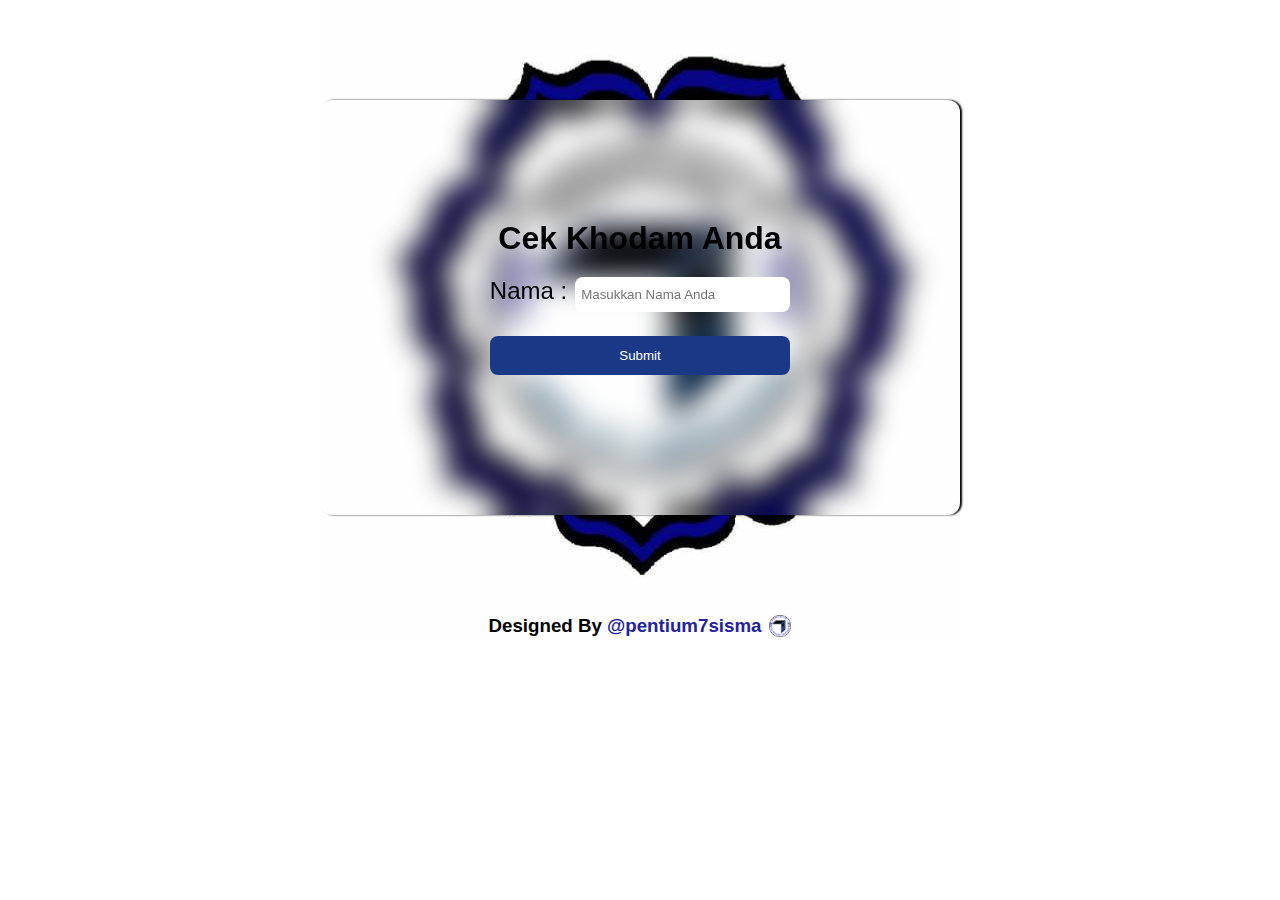
<file: Cek Khodam/index.html>
<!DOCTYPE html>
<html lang="en">

<head>
    <meta charset="UTF-8">
    <meta name="viewport" content="width=device-width, initial-scale=1.0">
    <link rel="stylesheet" href="style.css">
    <title>Document</title>
</head>

<body>

    <div class="container">
        <div class="title">
            <h1>Cek Khodam Anda</h1>
        </div>

        <form action="" class="cek_kodam" id="kodam">
            <div class="nama">
                <p>Nama : </p>
                <input id="nama" name="nama" type="text" placeholder="Masukkan Nama Anda">
            </div>
            <button type="submit">
                <p>Submit</p>
            </button>
        </form>


        <div class="hasil" id="hasil"></div>

    </div>

    <div class="footer">
        <h3>Designed By <a href="https://www.instagram.com/pentium7sisma/">@pentium7sisma</a></h3>
        <img src="img/logoPentium.png" width="22px" height="22px">
    </div>

    <script src="script.js"></script>
</body>


</html>
</file>
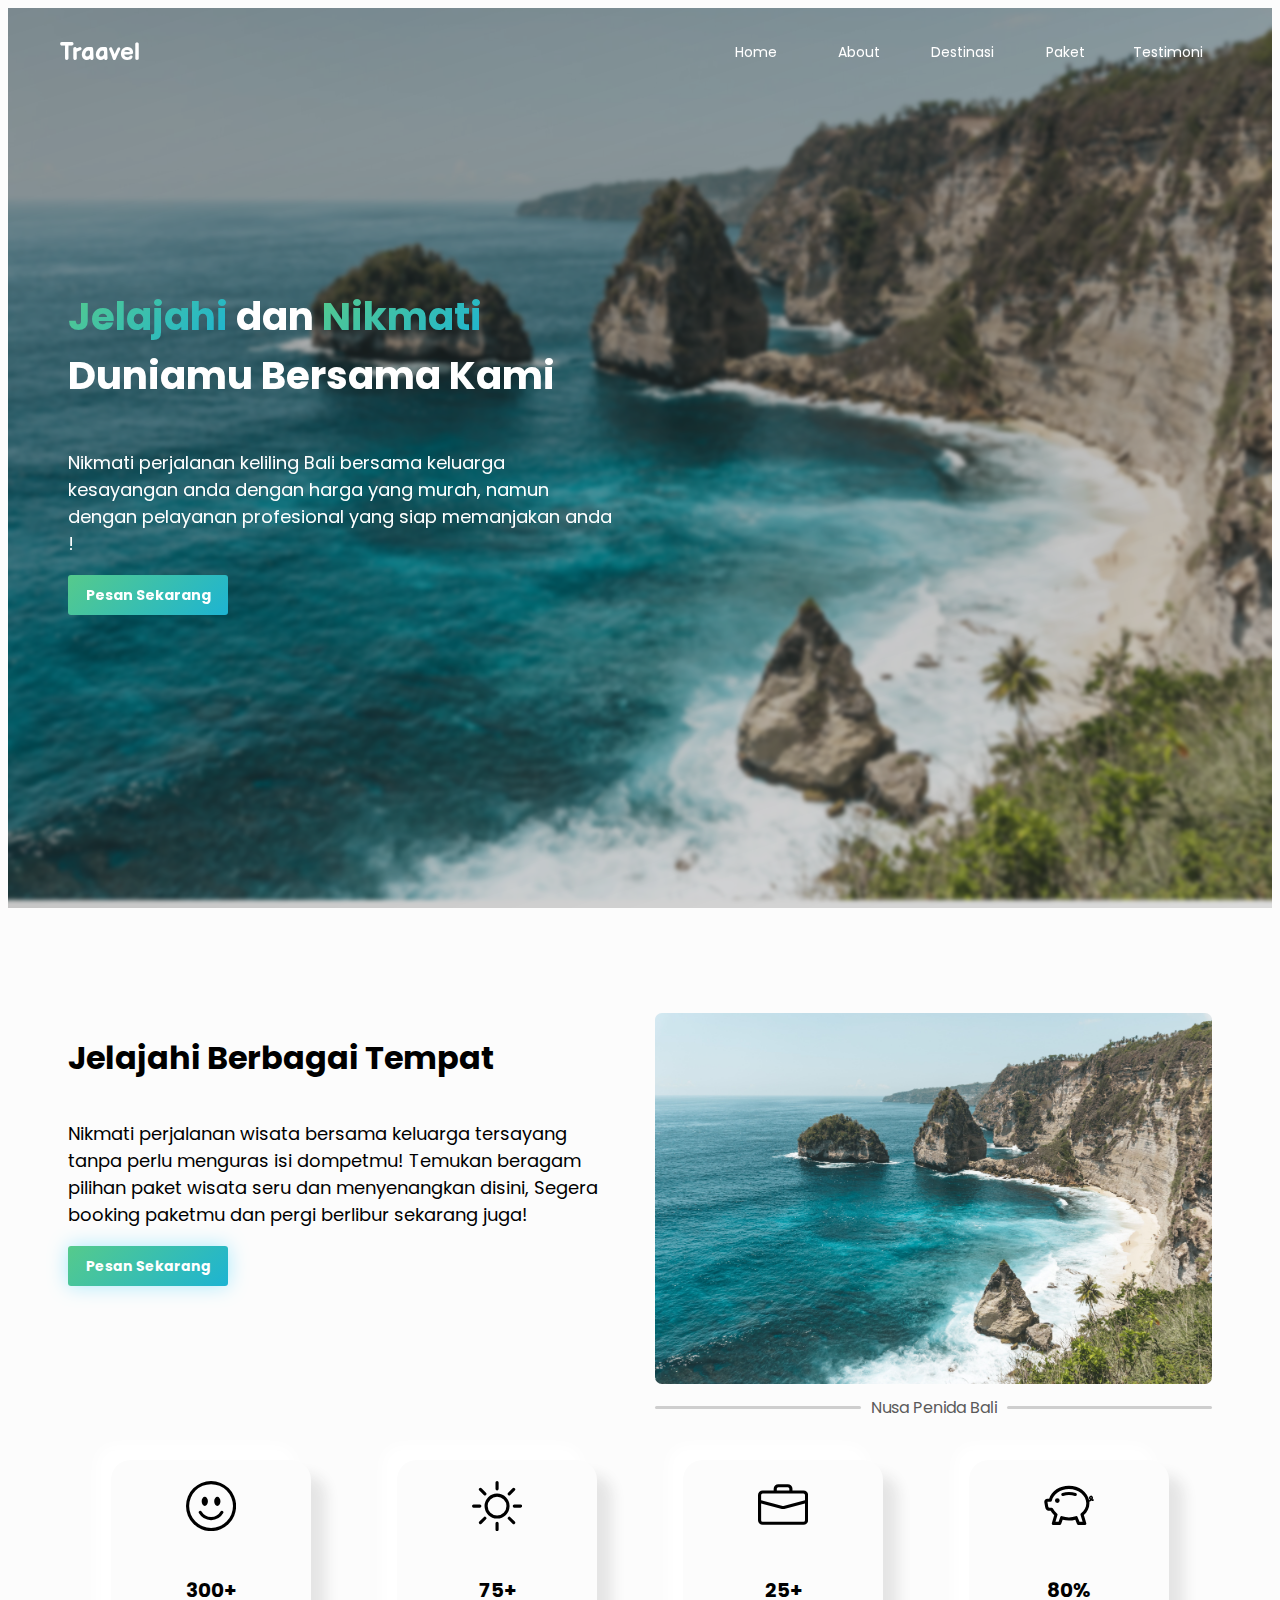
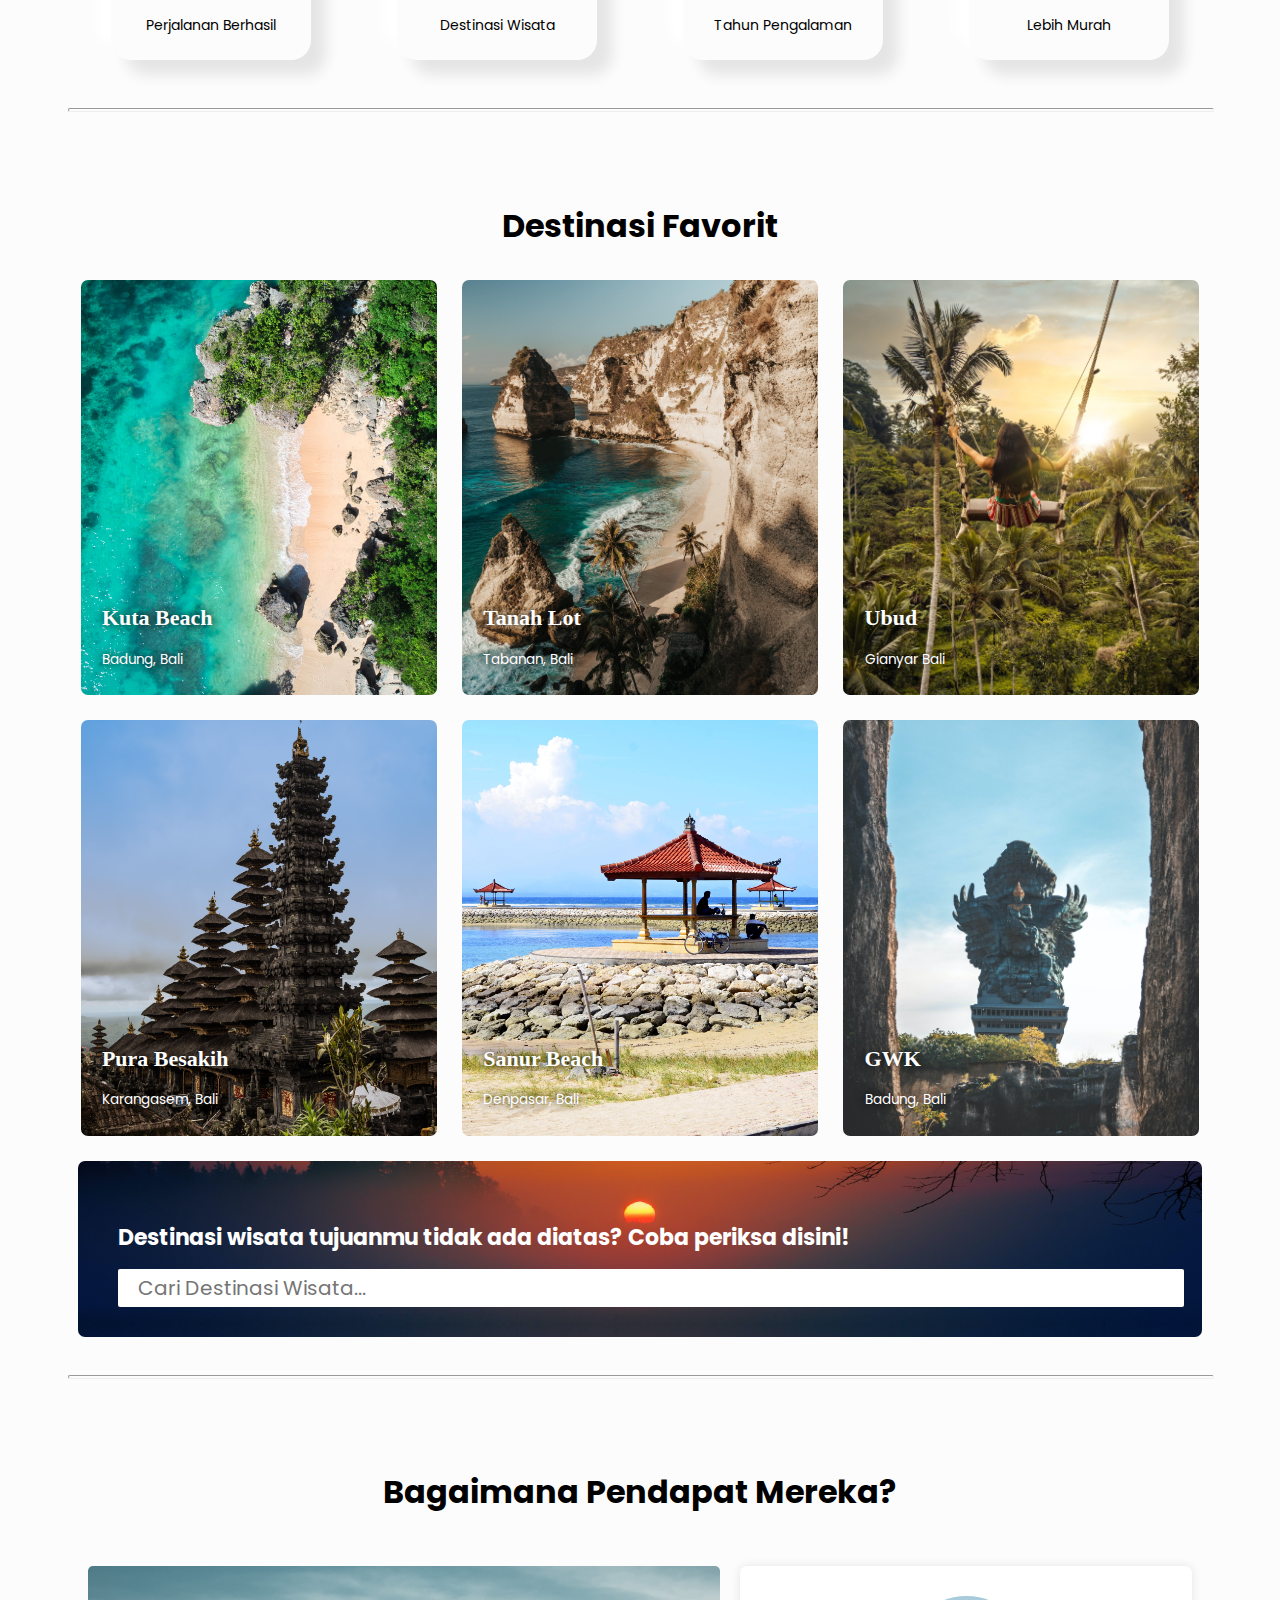
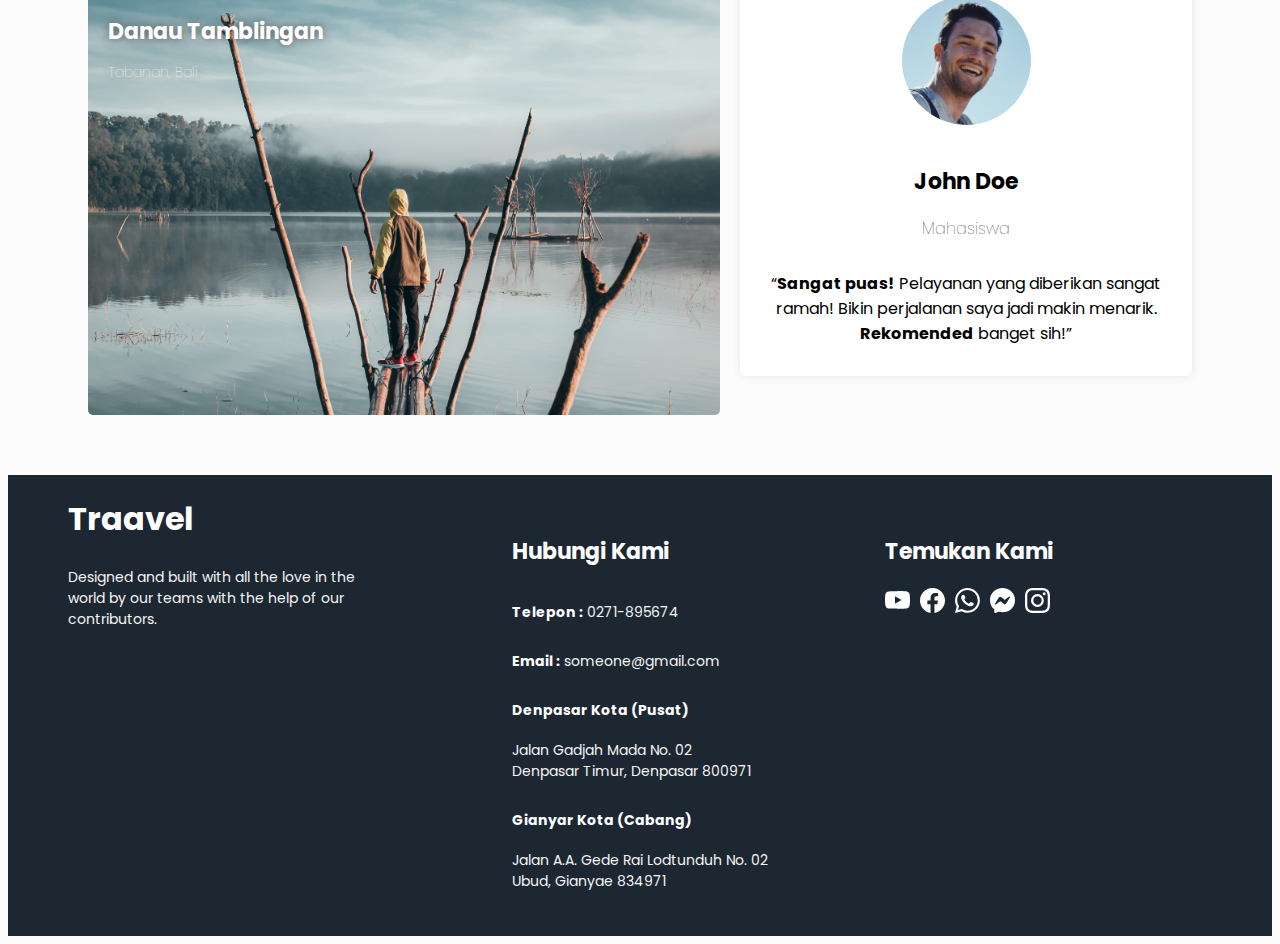
<file: traavel/index.html>
<!doctype html>
<html lang="en">
  <head>
    <!-- Required meta tags -->
    <meta charset="utf-8">
    <meta name="viewport" content="width=device-width, initial-scale=1">

    <!-- Bootstrap CSS -->
    <link href="https://cdn.jsdelivr.net/npm/bootstrap@5.1.3/dist/css/bootstrap.min.css" rel="stylesheet" integrity="sha384-1BmE4kWBq78iYhFldvKuhfTAU6auU8tT94WrHftjDbrCEXSU1oBoqyl2QvZ6jIW3" crossorigin="anonymous">
    <!-- My CSS -->
    <link rel="stylesheet" href="style.css">
    <!-- Google Fonts -->
    <link rel="preconnect" href="https://fonts.googleapis.com">
    <link rel="preconnect" href="https://fonts.gstatic.com" crossorigin>
    <link href="https://fonts.googleapis.com/css2?family=Balsamiq+Sans&family=Poppins&display=swap" rel="stylesheet">
    <!-- Bootstrap Icon -->
    <link rel="stylesheet" href="https://cdn.jsdelivr.net/npm/bootstrap-icons@1.7.1/font/bootstrap-icons.css">

    <title>Jasa Travel | Let's Travel</title>
  </head>
  <body id="home">
    <div class="mobile-nav act">
      <div class="link-box m"><a href="#home">Home</a></div>
      <div class="link-box m"><a href="#about-us">About</a></div>
      <div class="link-box m"><a href="#destinasi">Destinasi </a></div>
      <div class="link-box m"><a href="#paket">Paket</a></div>
      <div class="link-box m"><a href="#testimoni">Testimoni</a></div>
    </div>
    <nav>
      <div class="boxs nav">
        <div class="left-box">
          <a href="#home">Traavel</a>
        </div>
        <div class="right-box">
          <div class="link-box"><a href="#home">Home</a></div>
          <div class="link-box"><a href="#about-us">About</a></div>
          <div class="link-box"><a href="#destinasi">Destinasi </a></div>
          <div class="link-box"><a href="#paket">Paket</a></div>
          <div class="link-box"><a href="#testimoni">Testimoni</a></div>
          <div class="ham-menu ham-act">
            <span></span>
            <span></span>
            <span></span>
          </div>
        </div>
      </div>
    </nav>
    <div class="main">
      <section class="hero-section">
        <div class="boxs hero-text">
          <h1><span>Jelajahi</span> dan <span>Nikmati</span> Duniamu Bersama Kami</h1>
          <p>Nikmati perjalanan keliling Bali bersama keluarga kesayangan anda dengan harga yang murah, namun dengan pelayanan profesional yang siap memanjakan anda !</p>
          <button type="button">Pesan Sekarang</button>
        </div>
      </section>
      <!-- about -->
      <section id="about-us">
        <div class="boxs about">
          <div class="bottom-about">
            <h1 class="title-mobile">Jelajahi Berbagai Tempat</h1>
            <div class="left-about">
              <h1>Jelajahi Berbagai Tempat</h1>
              <p>Nikmati perjalanan wisata bersama keluarga tersayang tanpa perlu menguras isi dompetmu! Temukan beragam pilihan paket wisata seru dan menyenangkan disini, Segera booking paketmu dan pergi berlibur sekarang juga! </p>
              <button type="button">Pesan Sekarang</button>
            </div>
            <div class="right-about">
              <img src="img/polina-kuzovkova-fqANqUaJ-1Y-unsplash.jpg" alt="">
              <div class="img-about-info">
                <div class="line"><span></span></div>
                <p>Nusa Penida Bali</p>
                <div class="line"><span></span></div>
              </div>
            </div>
          </div>
        </div>
      </section>
      <!-- end about -->
      <!-- experience -->
      <section id="experience">
        <div class="boxs expe">
          <hr class="sect-marker">
          <div class="sect-1-expe">
            <div class="expe-box">
              <div class="expe-item">
                <div class="icon">
                  <svg xmlns="http://www.w3.org/2000/svg" width="16" height="16" fill="currentColor" class="bi bi-emoji-smile" viewBox="0 0 16 16">
                    <path d="M8 15A7 7 0 1 1 8 1a7 7 0 0 1 0 14zm0 1A8 8 0 1 0 8 0a8 8 0 0 0 0 16z"/>
                    <path d="M4.285 9.567a.5.5 0 0 1 .683.183A3.498 3.498 0 0 0 8 11.5a3.498 3.498 0 0 0 3.032-1.75.5.5 0 1 1 .866.5A4.498 4.498 0 0 1 8 12.5a4.498 4.498 0 0 1-3.898-2.25.5.5 0 0 1 .183-.683zM7 6.5C7 7.328 6.552 8 6 8s-1-.672-1-1.5S5.448 5 6 5s1 .672 1 1.5zm4 0c0 .828-.448 1.5-1 1.5s-1-.672-1-1.5S9.448 5 10 5s1 .672 1 1.5z"/>
                  </svg>
                </div>
                <div class="text">
                  <h5>300+</h5>
                  <p>Perjalanan Berhasil</p>
                </div>
              </div>
            </div>
            <div class="expe-box">
              <div class="expe-item">
                <div class="icon">
                  <svg xmlns="http://www.w3.org/2000/svg" width="16" height="16" fill="currentColor" class="bi bi-brightness-high" viewBox="0 0 16 16">
                    <path d="M8 11a3 3 0 1 1 0-6 3 3 0 0 1 0 6zm0 1a4 4 0 1 0 0-8 4 4 0 0 0 0 8zM8 0a.5.5 0 0 1 .5.5v2a.5.5 0 0 1-1 0v-2A.5.5 0 0 1 8 0zm0 13a.5.5 0 0 1 .5.5v2a.5.5 0 0 1-1 0v-2A.5.5 0 0 1 8 13zm8-5a.5.5 0 0 1-.5.5h-2a.5.5 0 0 1 0-1h2a.5.5 0 0 1 .5.5zM3 8a.5.5 0 0 1-.5.5h-2a.5.5 0 0 1 0-1h2A.5.5 0 0 1 3 8zm10.657-5.657a.5.5 0 0 1 0 .707l-1.414 1.415a.5.5 0 1 1-.707-.708l1.414-1.414a.5.5 0 0 1 .707 0zm-9.193 9.193a.5.5 0 0 1 0 .707L3.05 13.657a.5.5 0 0 1-.707-.707l1.414-1.414a.5.5 0 0 1 .707 0zm9.193 2.121a.5.5 0 0 1-.707 0l-1.414-1.414a.5.5 0 0 1 .707-.707l1.414 1.414a.5.5 0 0 1 0 .707zM4.464 4.465a.5.5 0 0 1-.707 0L2.343 3.05a.5.5 0 1 1 .707-.707l1.414 1.414a.5.5 0 0 1 0 .708z"/>
                  </svg>
                </div>
                <div class="text">
                  <h5>75+</h5>
                  <p>Destinasi Wisata</p>
                </div>
              </div>
            </div>
          </div>
          <div class="sect-2-expe">
            <div class="expe-box">
              <div class="expe-item">
                <div class="icon">
                  <svg xmlns="http://www.w3.org/2000/svg" width="16" height="16" fill="currentColor" class="bi bi-briefcase" viewBox="0 0 16 16">
                    <path d="M6.5 1A1.5 1.5 0 0 0 5 2.5V3H1.5A1.5 1.5 0 0 0 0 4.5v8A1.5 1.5 0 0 0 1.5 14h13a1.5 1.5 0 0 0 1.5-1.5v-8A1.5 1.5 0 0 0 14.5 3H11v-.5A1.5 1.5 0 0 0 9.5 1h-3zm0 1h3a.5.5 0 0 1 .5.5V3H6v-.5a.5.5 0 0 1 .5-.5zm1.886 6.914L15 7.151V12.5a.5.5 0 0 1-.5.5h-13a.5.5 0 0 1-.5-.5V7.15l6.614 1.764a1.5 1.5 0 0 0 .772 0zM1.5 4h13a.5.5 0 0 1 .5.5v1.616L8.129 7.948a.5.5 0 0 1-.258 0L1 6.116V4.5a.5.5 0 0 1 .5-.5z"/>
                  </svg>
                </div>
                <div class="text">
                  <h5>25+</h5>
                  <p>Tahun Pengalaman</p>
                </div>
              </div>
            </div>
            <div class="expe-box">
              <div class="expe-item">
                <div class="icon">
                  <svg xmlns="http://www.w3.org/2000/svg" width="16" height="16" fill="currentColor" class="bi bi-piggy-bank" viewBox="0 0 16 16">
                    <path d="M5 6.25a.75.75 0 1 1-1.5 0 .75.75 0 0 1 1.5 0zm1.138-1.496A6.613 6.613 0 0 1 7.964 4.5c.666 0 1.303.097 1.893.273a.5.5 0 0 0 .286-.958A7.602 7.602 0 0 0 7.964 3.5c-.734 0-1.441.103-2.102.292a.5.5 0 1 0 .276.962z"/>
                    <path fill-rule="evenodd" d="M7.964 1.527c-2.977 0-5.571 1.704-6.32 4.125h-.55A1 1 0 0 0 .11 6.824l.254 1.46a1.5 1.5 0 0 0 1.478 1.243h.263c.3.513.688.978 1.145 1.382l-.729 2.477a.5.5 0 0 0 .48.641h2a.5.5 0 0 0 .471-.332l.482-1.351c.635.173 1.31.267 2.011.267.707 0 1.388-.095 2.028-.272l.543 1.372a.5.5 0 0 0 .465.316h2a.5.5 0 0 0 .478-.645l-.761-2.506C13.81 9.895 14.5 8.559 14.5 7.069c0-.145-.007-.29-.02-.431.261-.11.508-.266.705-.444.315.306.815.306.815-.417 0 .223-.5.223-.461-.026a.95.95 0 0 0 .09-.255.7.7 0 0 0-.202-.645.58.58 0 0 0-.707-.098.735.735 0 0 0-.375.562c-.024.243.082.48.32.654a2.112 2.112 0 0 1-.259.153c-.534-2.664-3.284-4.595-6.442-4.595zM2.516 6.26c.455-2.066 2.667-3.733 5.448-3.733 3.146 0 5.536 2.114 5.536 4.542 0 1.254-.624 2.41-1.67 3.248a.5.5 0 0 0-.165.535l.66 2.175h-.985l-.59-1.487a.5.5 0 0 0-.629-.288c-.661.23-1.39.359-2.157.359a6.558 6.558 0 0 1-2.157-.359.5.5 0 0 0-.635.304l-.525 1.471h-.979l.633-2.15a.5.5 0 0 0-.17-.534 4.649 4.649 0 0 1-1.284-1.541.5.5 0 0 0-.446-.275h-.56a.5.5 0 0 1-.492-.414l-.254-1.46h.933a.5.5 0 0 0 .488-.393zm12.621-.857a.565.565 0 0 1-.098.21.704.704 0 0 1-.044-.025c-.146-.09-.157-.175-.152-.223a.236.236 0 0 1 .117-.173c.049-.027.08-.021.113.012a.202.202 0 0 1 .064.199z"/>
                  </svg>
                </div>
                <div class="text">
                  <h5>80%</h5>
                  <p>Lebih Murah</p>
                </div>
              </div>
            </div>
          </div>
        </div>
      </section>
      <!-- end experience -->
      <!-- destinasi fav -->
      <section id="destinasi">
        <div class="boxs destinasi">
          <h1>Destinasi Favorit</h1>
          <div class="destinasi-box">
            <div class="item-box-destinasi">
              <div class="item-destinasi">
                <img src="img/img-1.jpg" alt="">
                <div class="text-destinasi">
                  <h4>Kuta Beach</h4>
                  <p>Badung, Bali</p>
                </div>
              </div>
            </div>
            <div class="item-box-destinasi">
              <div class="item-destinasi">
                <img src="img/img-2.jpg" alt="">
                <div class="text-destinasi">
                  <h4>Tanah Lot</h4>
                  <p>Tabanan, Bali</p>
                </div>
              </div>
            </div>
            <div class="item-box-destinasi">
              <div class="item-destinasi">
                <img src="img/img-3.jpg" alt="">
                <div class="text-destinasi">
                  <h4>Ubud</h4>
                  <p>Gianyar Bali</p>
                </div>
              </div>
            </div>
            <div class="item-box-destinasi">
              <div class="item-destinasi">
                <img src="img/img-4.jpg" alt="">
                <div class="text-destinasi">
                  <h4>Pura Besakih</h4>
                  <p>Karangasem, Bali</p>
                </div>
              </div>
            </div>
            <div class="item-box-destinasi">
              <div class="item-destinasi">
                <img src="img/img-5.jpg" alt="">
                <div class="text-destinasi">
                  <h4>Sanur Beach</h4>
                  <p>Denpasar, Bali</p>
                </div>
              </div>
            </div>
            <div class="item-box-destinasi">
              <div class="item-destinasi">
                <img src="img/img-6.jpg" alt="">
                <div class="text-destinasi">
                  <h4>GWK</h4>
                  <p>Badung, Bali</p>
                </div>
              </div>
            </div>
          </div>
        </div>
      </section>
      <!-- end destinasi fav -->
      <!-- find destination box -->
      <section id="findDestinaion">
        <div class="boxs finDesBox">
          <hr class="sect-marker">
          <div class="findDes">
            <h4>Destinasi wisata tujuanmu tidak ada diatas? Coba periksa disini!</h4>
            <input type="text" name="FindDestinaion" id="" class="findDestinaion" placeholder="Cari Destinasi Wisata...">
          </div>
        </div>
      </section>
      <!-- end find destination box -->
      <!-- testimoni -->
      <section id="testimoni">
        <div class="boxs testimoni">
          <h1>Bagaimana Pendapat Mereka?</h1>
          <div class="box-testimonial">
            <div class="card-testimoni">
              <div class="img-side">
                <div class="kedip"></div>
                <img src="img/tamblingan.jpg" alt="">
                <div class="text">
                  <h4>Danau Tamblingan</h4>
                  <p>Tabanan, Bali</p>
                </div>
              </div>
              <div class="deskripsi-side">
                <img src="img/testimoni-1.jpg" alt="">
                <div class="profile">
                  <h4>John Doe</h4>
                  <p>Mahasiswa</p>
                </div>
                <div class="komentar">
                  “<span>Sangat puas!</span> Pelayanan yang diberikan sangat ramah! Bikin perjalanan saya jadi makin menarik. <span>Rekomended</span> banget sih!”
                </div>
              </div>
            </div>
          </div>
        </div>
      </section>
      <!-- end testimoni -->
    </div>
    <footer>
      <div class="boxs footer">
        <div class="footer-name">
          <a href="">Traavel</a>
          <p>Designed and built with all the love in the world by our teams with the help of our contributors.</p>
        </div>
        <div class="location">
          <div class="location-box">
            <h4>Hubungi Kami</h4>
            <p><span>Telepon :</span> 0271-895674</p>
            <p><span>Email :</span> someone@gmail.com</p>
            <p class="alamat"><span class="alamat">Denpasar Kota (Pusat)</span></p>
            <p>Jalan Gadjah Mada No. 02 <br>
              Denpasar Timur, Denpasar 800971</p>
            <p class="alamat"><span>Gianyar Kota (Cabang)</span></p>
            <p>Jalan A.A. Gede Rai Lodtunduh No. 02 <br>
              Ubud, Gianyae 834971</p>
          </div>
        </div>
        <div class="sosmed">
          <h4>Temukan Kami</h4>
          <div class="box-sosmed">
            <div class="item">
              <svg xmlns="http://www.w3.org/2000/svg" fill="currentColor" class="bi bi-youtube" viewBox="0 0 16 16">
                <path d="M8.051 1.999h.089c.822.003 4.987.033 6.11.335a2.01 2.01 0 0 1 1.415 1.42c.101.38.172.883.22 1.402l.01.104.022.26.008.104c.065.914.073 1.77.074 1.957v.075c-.001.194-.01 1.108-.082 2.06l-.008.105-.009.104c-.05.572-.124 1.14-.235 1.558a2.007 2.007 0 0 1-1.415 1.42c-1.16.312-5.569.334-6.18.335h-.142c-.309 0-1.587-.006-2.927-.052l-.17-.006-.087-.004-.171-.007-.171-.007c-1.11-.049-2.167-.128-2.654-.26a2.007 2.007 0 0 1-1.415-1.419c-.111-.417-.185-.986-.235-1.558L.09 9.82l-.008-.104A31.4 31.4 0 0 1 0 7.68v-.123c.002-.215.01-.958.064-1.778l.007-.103.003-.052.008-.104.022-.26.01-.104c.048-.519.119-1.023.22-1.402a2.007 2.007 0 0 1 1.415-1.42c.487-.13 1.544-.21 2.654-.26l.17-.007.172-.006.086-.003.171-.007A99.788 99.788 0 0 1 7.858 2h.193zM6.4 5.209v4.818l4.157-2.408L6.4 5.209z"/>
              </svg>
            </div>
            <div class="item">
              <svg xmlns="http://www.w3.org/2000/svg" fill="currentColor" class="bi bi-facebook" viewBox="0 0 16 16">
                <path d="M16 8.049c0-4.446-3.582-8.05-8-8.05C3.58 0-.002 3.603-.002 8.05c0 4.017 2.926 7.347 6.75 7.951v-5.625h-2.03V8.05H6.75V6.275c0-2.017 1.195-3.131 3.022-3.131.876 0 1.791.157 1.791.157v1.98h-1.009c-.993 0-1.303.621-1.303 1.258v1.51h2.218l-.354 2.326H9.25V16c3.824-.604 6.75-3.934 6.75-7.951z"/>
              </svg>
            </div>
            <div class="item">
              <svg xmlns="http://www.w3.org/2000/svg" fill="currentColor" class="bi bi-whatsapp" viewBox="0 0 16 16">
                <path d="M13.601 2.326A7.854 7.854 0 0 0 7.994 0C3.627 0 .068 3.558.064 7.926c0 1.399.366 2.76 1.057 3.965L0 16l4.204-1.102a7.933 7.933 0 0 0 3.79.965h.004c4.368 0 7.926-3.558 7.93-7.93A7.898 7.898 0 0 0 13.6 2.326zM7.994 14.521a6.573 6.573 0 0 1-3.356-.92l-.24-.144-2.494.654.666-2.433-.156-.251a6.56 6.56 0 0 1-1.007-3.505c0-3.626 2.957-6.584 6.591-6.584a6.56 6.56 0 0 1 4.66 1.931 6.557 6.557 0 0 1 1.928 4.66c-.004 3.639-2.961 6.592-6.592 6.592zm3.615-4.934c-.197-.099-1.17-.578-1.353-.646-.182-.065-.315-.099-.445.099-.133.197-.513.646-.627.775-.114.133-.232.148-.43.05-.197-.1-.836-.308-1.592-.985-.59-.525-.985-1.175-1.103-1.372-.114-.198-.011-.304.088-.403.087-.088.197-.232.296-.346.1-.114.133-.198.198-.33.065-.134.034-.248-.015-.347-.05-.099-.445-1.076-.612-1.47-.16-.389-.323-.335-.445-.34-.114-.007-.247-.007-.38-.007a.729.729 0 0 0-.529.247c-.182.198-.691.677-.691 1.654 0 .977.71 1.916.81 2.049.098.133 1.394 2.132 3.383 2.992.47.205.84.326 1.129.418.475.152.904.129 1.246.08.38-.058 1.171-.48 1.338-.943.164-.464.164-.86.114-.943-.049-.084-.182-.133-.38-.232z"/>
              </svg>
            </div>
            <div class="item">
              <svg xmlns="http://www.w3.org/2000/svg" fill="currentColor" class="bi bi-messenger" viewBox="0 0 16 16">
                <path d="M0 7.76C0 3.301 3.493 0 8 0s8 3.301 8 7.76-3.493 7.76-8 7.76c-.81 0-1.586-.107-2.316-.307a.639.639 0 0 0-.427.03l-1.588.702a.64.64 0 0 1-.898-.566l-.044-1.423a.639.639 0 0 0-.215-.456C.956 12.108 0 10.092 0 7.76zm5.546-1.459-2.35 3.728c-.225.358.214.761.551.506l2.525-1.916a.48.48 0 0 1 .578-.002l1.869 1.402a1.2 1.2 0 0 0 1.735-.32l2.35-3.728c.226-.358-.214-.761-.551-.506L9.728 7.381a.48.48 0 0 1-.578.002L7.281 5.98a1.2 1.2 0 0 0-1.735.32z"/>
              </svg>
            </div>
            <div class="item">
              <svg xmlns="http://www.w3.org/2000/svg" fill="currentColor" class="bi bi-instagram" viewBox="0 0 16 16">
                <path d="M8 0C5.829 0 5.556.01 4.703.048 3.85.088 3.269.222 2.76.42a3.917 3.917 0 0 0-1.417.923A3.927 3.927 0 0 0 .42 2.76C.222 3.268.087 3.85.048 4.7.01 5.555 0 5.827 0 8.001c0 2.172.01 2.444.048 3.297.04.852.174 1.433.372 1.942.205.526.478.972.923 1.417.444.445.89.719 1.416.923.51.198 1.09.333 1.942.372C5.555 15.99 5.827 16 8 16s2.444-.01 3.298-.048c.851-.04 1.434-.174 1.943-.372a3.916 3.916 0 0 0 1.416-.923c.445-.445.718-.891.923-1.417.197-.509.332-1.09.372-1.942C15.99 10.445 16 10.173 16 8s-.01-2.445-.048-3.299c-.04-.851-.175-1.433-.372-1.941a3.926 3.926 0 0 0-.923-1.417A3.911 3.911 0 0 0 13.24.42c-.51-.198-1.092-.333-1.943-.372C10.443.01 10.172 0 7.998 0h.003zm-.717 1.442h.718c2.136 0 2.389.007 3.232.046.78.035 1.204.166 1.486.275.373.145.64.319.92.599.28.28.453.546.598.92.11.281.24.705.275 1.485.039.843.047 1.096.047 3.231s-.008 2.389-.047 3.232c-.035.78-.166 1.203-.275 1.485a2.47 2.47 0 0 1-.599.919c-.28.28-.546.453-.92.598-.28.11-.704.24-1.485.276-.843.038-1.096.047-3.232.047s-2.39-.009-3.233-.047c-.78-.036-1.203-.166-1.485-.276a2.478 2.478 0 0 1-.92-.598 2.48 2.48 0 0 1-.6-.92c-.109-.281-.24-.705-.275-1.485-.038-.843-.046-1.096-.046-3.233 0-2.136.008-2.388.046-3.231.036-.78.166-1.204.276-1.486.145-.373.319-.64.599-.92.28-.28.546-.453.92-.598.282-.11.705-.24 1.485-.276.738-.034 1.024-.044 2.515-.045v.002zm4.988 1.328a.96.96 0 1 0 0 1.92.96.96 0 0 0 0-1.92zm-4.27 1.122a4.109 4.109 0 1 0 0 8.217 4.109 4.109 0 0 0 0-8.217zm0 1.441a2.667 2.667 0 1 1 0 5.334 2.667 2.667 0 0 1 0-5.334z"/>
              </svg>
            </div>
          </div>
        </div>
      </div>
    </footer>
    <script src="https://cdn.jsdelivr.net/npm/bootstrap@5.1.3/dist/js/bootstrap.bundle.min.js" integrity="sha384-ka7Sk0Gln4gmtz2MlQnikT1wXgYsOg+OMhuP+IlRH9sENBO0LRn5q+8nbTov4+1p" crossorigin="anonymous"></script>
    <script src="script.js"></script>
  </body>
</html>
</file>
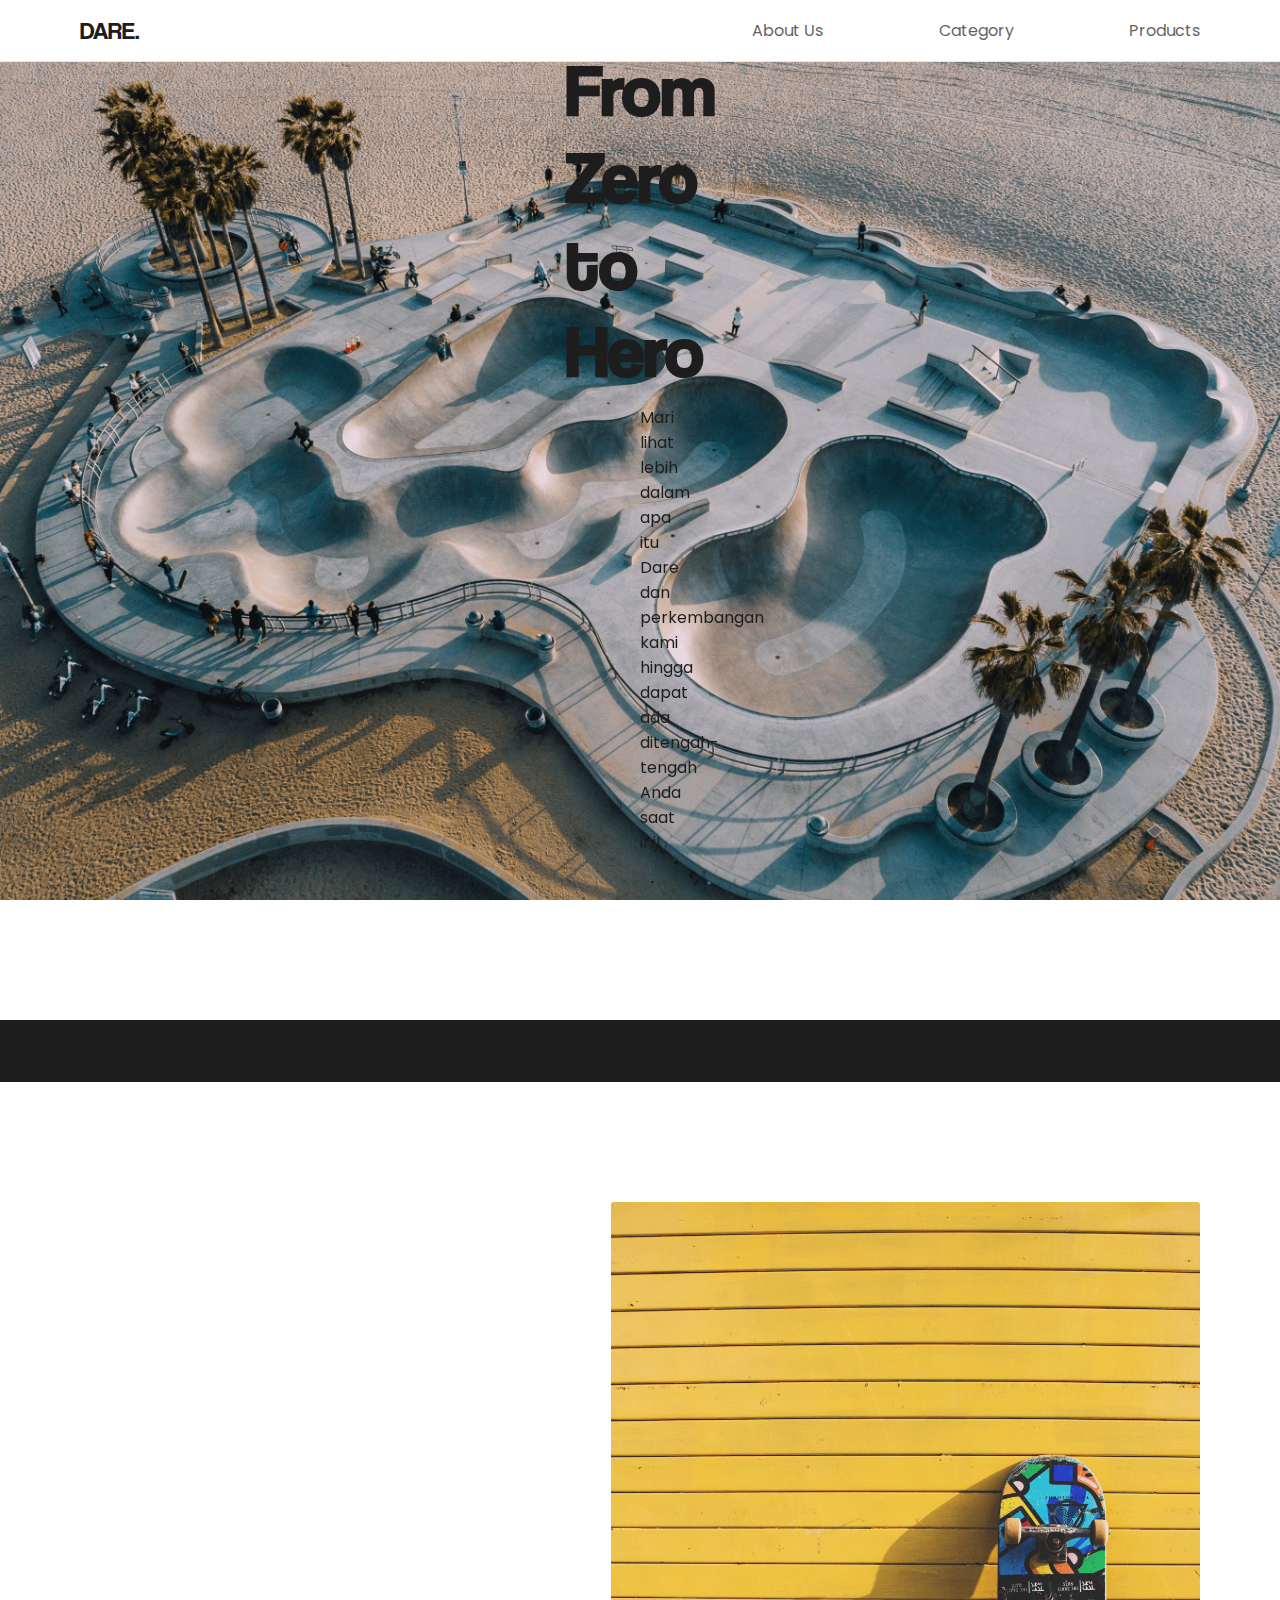
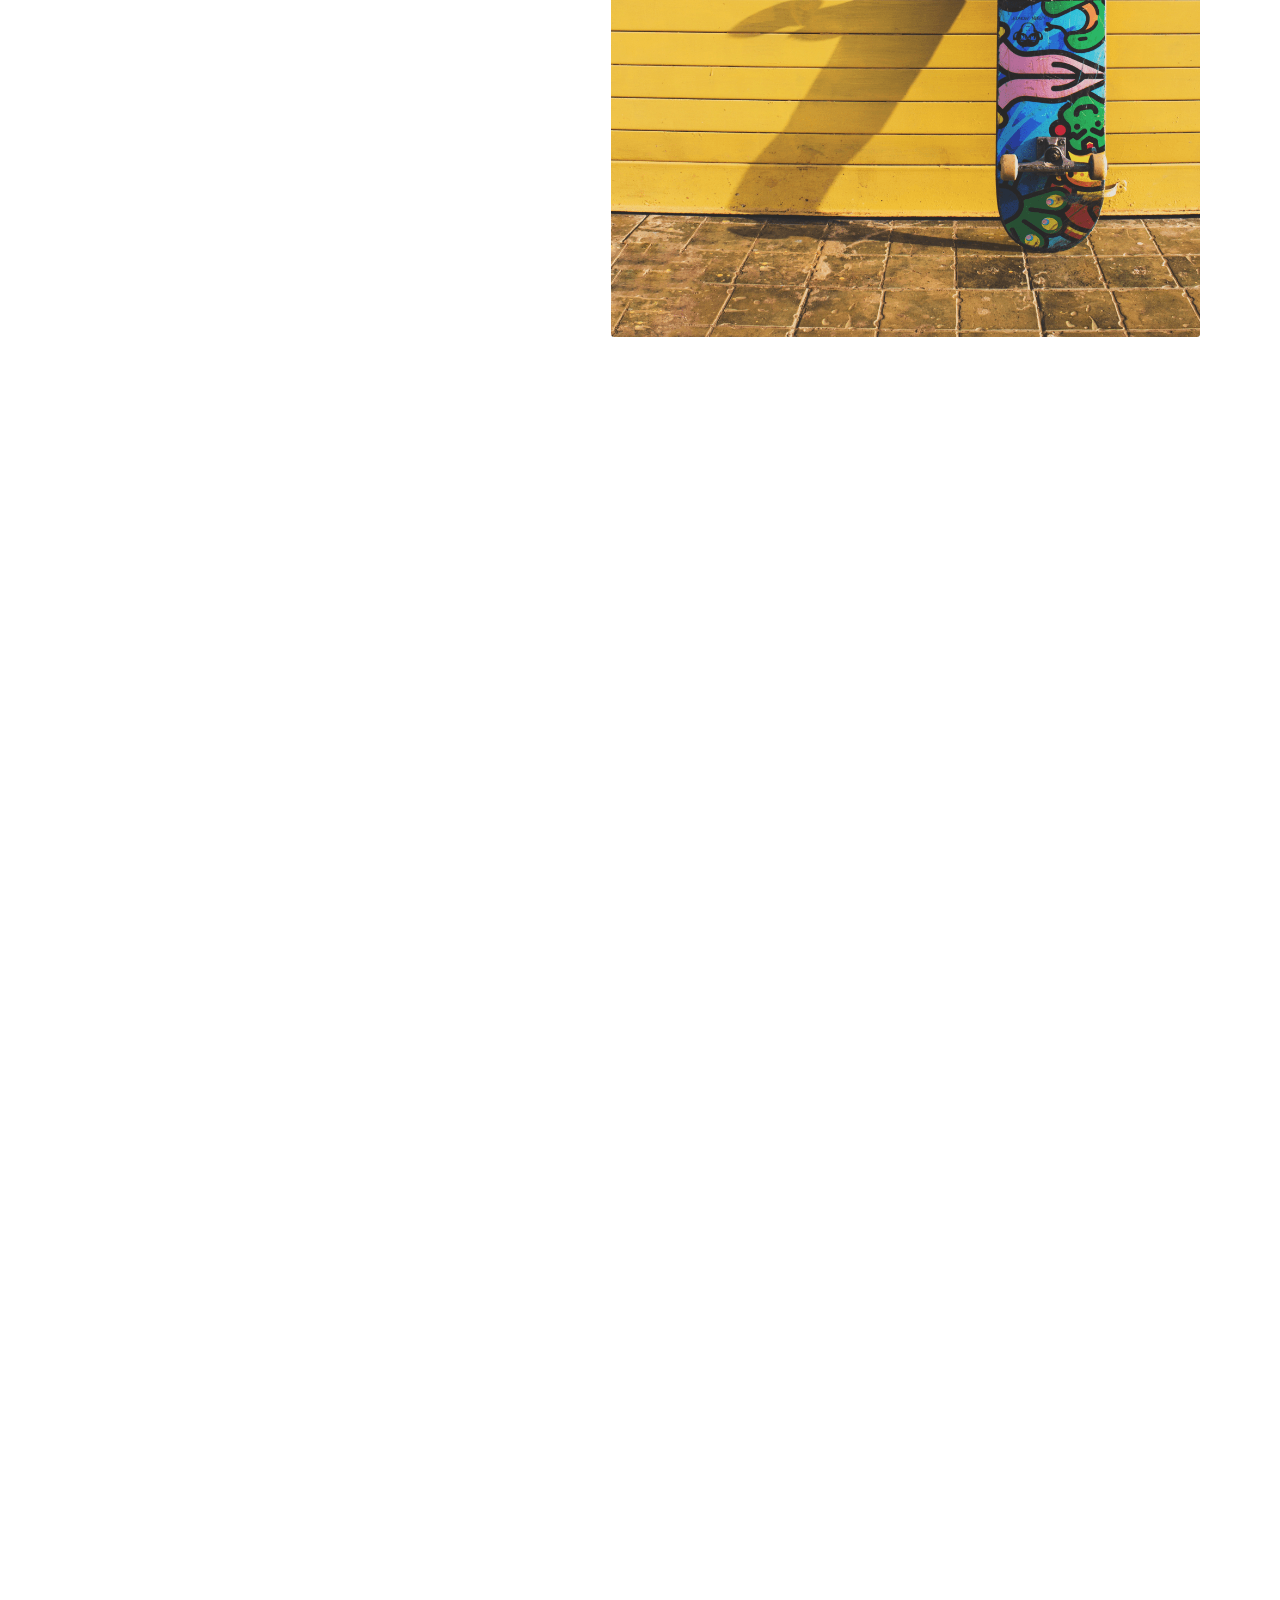
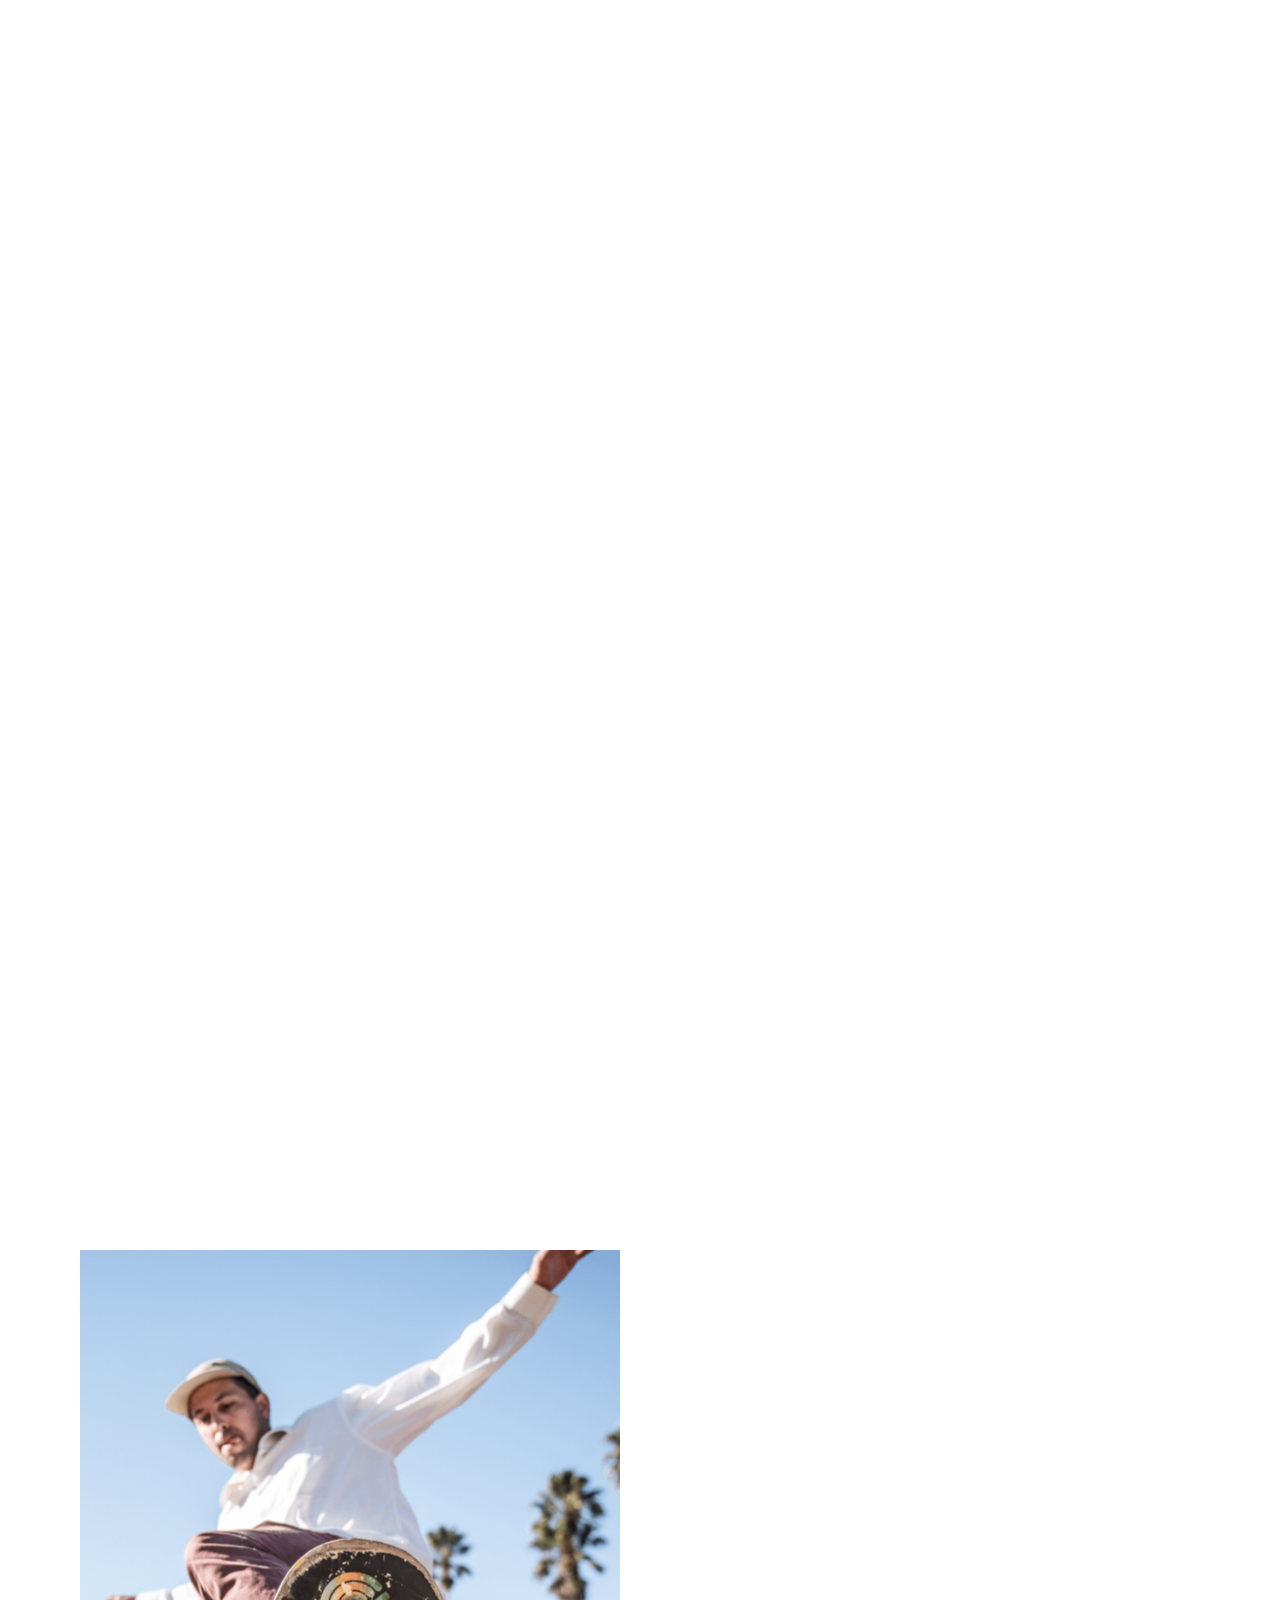
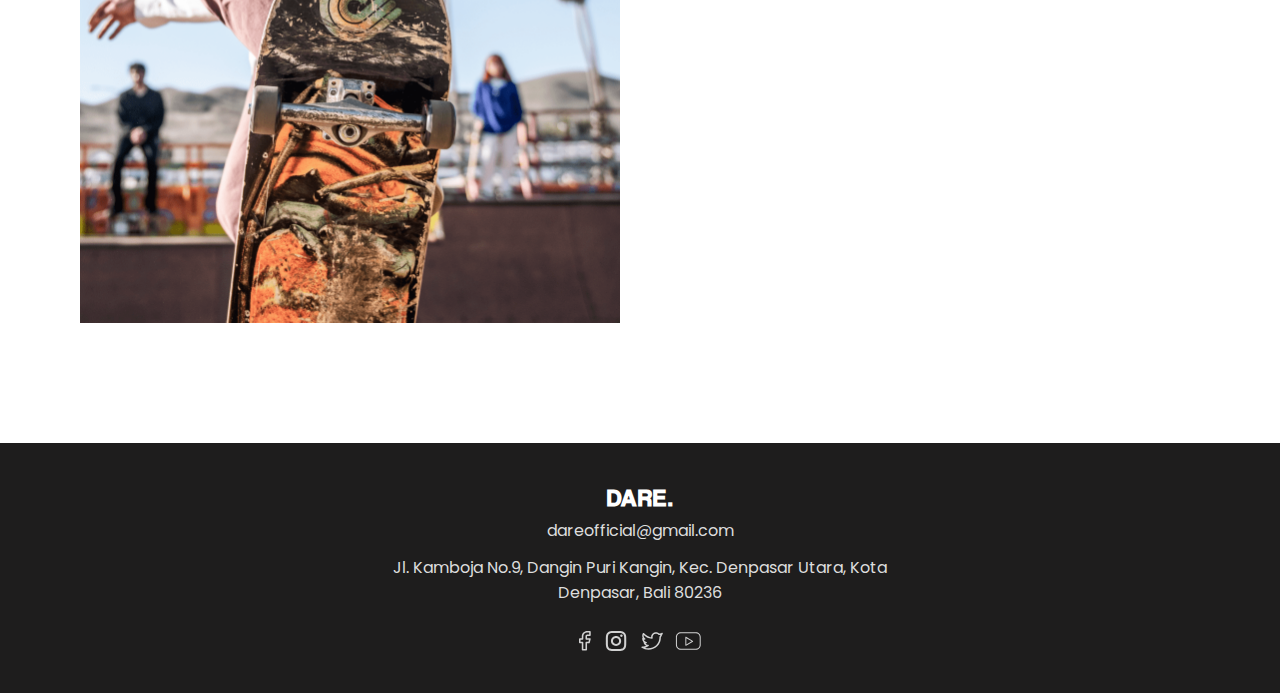
<file: dare/about.html>
<!DOCTYPE html>
<html lang="en">

<head>
  <meta charset="UTF-8">
  <meta name="viewport" content="width=device-width, initial-scale=1.0">
  <!-- My CSS -->
  <link rel="stylesheet" href="style.css">
  <!-- AOS -->
  <link rel="stylesheet" href="dist/aos.css">
  <title>DARE. | The real skateboards brand</title>
</head>

<body>
  <!-- NAV -->
  <nav class="nav_white must">
    <div class="navCover">
      <a href="index.html">DARE.</a>
      <div class="ham">
        <span></span>
        <span></span>
        <span></span>
      </div>
      <div class="navList">
        <a href="about.html">About Us</a>
        <a href="category.html">Category</a>
        <a href="product.html">Products</a>
      </div>
    </div>
  </nav>
  <div class="mobile_nav">
    <div class="mobile_navList">
      <a href="about.html">About Us</a>
      <a href="category.html">Category</a>
      <a href="product.html">Products</a>
    </div>
  </div>
  <!-- END NAV -->
  <!-- HERO -->
  <section class="hero_about">
    <div class="text_hero">
      <h1 class="hero_title_fix" data-aos="fade" data-aos-duration="700"data-aos-delay="1800">From Zero to Hero</h1>
      <p class="hero_sub_fix" data-aos="fade" data-aos-duration="700"data-aos-delay="2300">Mari lihat lebih dalam apa itu Dare dan perkembangan kami hingga dapat ada ditengah-tengah Anda saat ini!</p>
    </div>
  </section>
  <!-- HERO -->
  <!-- MOVE TEXT -->
  <section class="move_text move_khusus">
    <h1>DARE YOUR OWN LIMITS</h1>
  </section>
  <!-- END MOVE TEXT -->
  <main>
    <div class="container">
      <!-- INTRO -->
      <section class="intro">
        <div class="left">
          <h1 data-aos="fade-right" data-aos-duration="700"data-aos-delay="300">The Root of Dare</h1>
          <p class="sub_sec_fix" data-aos="fade" data-aos-duration="700"data-aos-delay="1000">Dare adalah sebuah brand sport yang mengkhususkan diri guna melayani berbagai keperluan skateboarding di Indonesia!
          Dengan lebih dari 300+ cabang yang tersebar di seluruh wilayah menjadikan Dare sebagai brand sport skateboarding
          terbesar di tanah air!</p>
          <div class="box_achiv" data-aos="fade" data-aos-duration="700"data-aos-delay="1500">
            <div class="item_achiv">
              <img src="assets/check.svg" alt="">
              <p>Biggest brand sport skateboard Indonesia</p>
            </div>
            <div class="item_achiv">
              <img src="assets/check.svg" alt="">
              <p>First brand sport skateboard Indonesia</p>
            </div>
            <div class="item_achiv">
              <img src="assets/check.svg" alt="">
              <p>Best grow up brand sport 2020 Indonesia</p>
            </div>
            <div class="item_achiv">
              <img src="assets/check.svg" alt="">
              <p>Most user brand sport 2021 Indonesia</p>
            </div>
          </div>
        </div>
        <div class="right">
          <img src="assets/about_intro.png" alt="">
        </div>
      </section>
      <!-- END INTRO -->
      <!-- VERTICAL -->
      <section class="vertical">
        <div class="text_verti">
          <h1 data-aos="fade-up" data-aos-duration="700"data-aos-delay="300">Dare High
          Quality Materials</h1>
          <p data-aos="fade-up" data-aos-duration="700"data-aos-delay="1000">Produk-produk pada Dare menggunakan berbagai material kelas dunia yang sudah jelas kekuatannya. Kayu inpor Amerika
          Serikat hingga berbagai teknologi unggulan jepang ada disini!</p>
        </div>
        <div class="photo_verti">
          <img src="assets/about_verti_1.png" alt="" data-aos="fade-up" data-aos-duration="700"data-aos-delay="1500">
          <img src="assets/about_verti_2.png" alt="" data-aos="fade-up" data-aos-duration="700"data-aos-delay="1500">
        </div>
      </section>
      <!-- END VERTICAL -->
      <!-- PROMOTION -->
      <section class="promotion promotion_about" data-aos="fade-up" data-aos-duration="700"data-aos-delay="1000">
        <div class="promotion_cover"></div>
        <div class="promotion_text">
          <p class="brand">DARE.</p>
          <h1>Let’s be more productive</h1>
          <p class="style">Dare Skateoard</p>
          <p class="deskription">Tinggalkan posisi nyamanmu sekarang! Kejar mimpimu bersama Dare!</p>
          <a href="product.html">
            <button>Lihat Katalog</button>
          </a>
        </div>
      </section>
      <!-- END PROMOTION -->
      <!-- TEAM -->
      <section class="team">
        <h1 data-aos="fade-up" data-aos-duration="700"data-aos-delay="1000">Let’s See Our Team</h1>
        <p class="sub_sec_fix" data-aos="fade-up" data-aos-duration="700"data-aos-delay="1700">Ini dia wajah-wajah pelopor kesuksesan Dare!</p>
        <div class="box_team" data-aos="fade" data-aos-duration="1200"data-aos-delay="2300">
          <div class="item_team">
            <img src="assets/team_1.png" alt="">
            <span>Edwardo</span>
            <p>Founder and Ceo</p>
            <img src="assets/about_team.png" alt="">
          </div>
          <div class="item_team">
            <img src="assets/team_2.png" alt="">
            <span>Melani Ruft</span>
            <p>Head of Marketing</p>
            <img src="assets/about_team.png" alt="">
          </div>
          <div class="item_team">
            <img src="assets/team_3.png" alt="">
            <span>Sintya Dewi</span>
            <p>Head of Design</p>
            <img src="assets/about_team.png" alt="">
          </div>
          <div class="item_team">
            <img src="assets/team_4.png" alt="">
            <span>Marina Angela</span>
            <p>Chief Operating Office</p>
            <img src="assets/about_team.png" alt="">
          </div>
          <div class="item_team">
            <img src="assets/team_5.png" alt="">
            <span>Ton Andro</span>
            <p>Head of SEO</p>
            <img src="assets/about_team.png" alt="">
          </div>
          <div class="item_team">
            <img src="assets/team_6.png" alt="">
            <span>Joseph Dim</span>
            <p>Lead Frontend Dev</p>
            <img src="assets/about_team.png" alt="">
          </div>
        </div>
      </section>
      <!-- END TEAM -->
      <!-- AYO -->
      <section class="ayo">
        <div class="left">
          <img src="assets/about_ayo.png" alt="">
        </div>
        <div class="right">
          <h1 data-aos="fade-up" data-aos-duration="700"data-aos-delay="1000">Let’s Shop</h1>
          <p class="sub_sec_fix" data-aos="fade-up" data-aos-duration="700"data-aos-delay="1300">Apa yang Anda tunggu? Mari ikut kami menjelajah dunia bersama Dare skateboard dengan tetap tampil stylish berkat Dare
          clothing item! Let’s Dare Your Own Limits</p>
          <a href="product.html" data-aos="fade-up" data-aos-duration="700"data-aos-delay="1700">
            <button>Lihat Katalog</button>
          </a>
        </div>
      </section>
      <!-- END AYO -->
    </div>
  </main>
  <footer>
    <h1>DARE.</h1>
    <p>dareofficial@gmail.com</p>
    <p>Jl. Kamboja No.9, Dangin Puri Kangin, Kec. Denpasar Utara, Kota Denpasar, Bali 80236</p>
    <img src="assets/sosmed.svg" alt="">
  </footer>
  
  </body>
  <script src="script.js"></script>
  <script src="dist/aos.js"></script>
  <script>
    AOS.init();
    setTimeout(() => {
      document.querySelector(".hero_about .text_hero").style.width ="70vw"

    }, 1000);
  </script>
  
  </html>
</file>
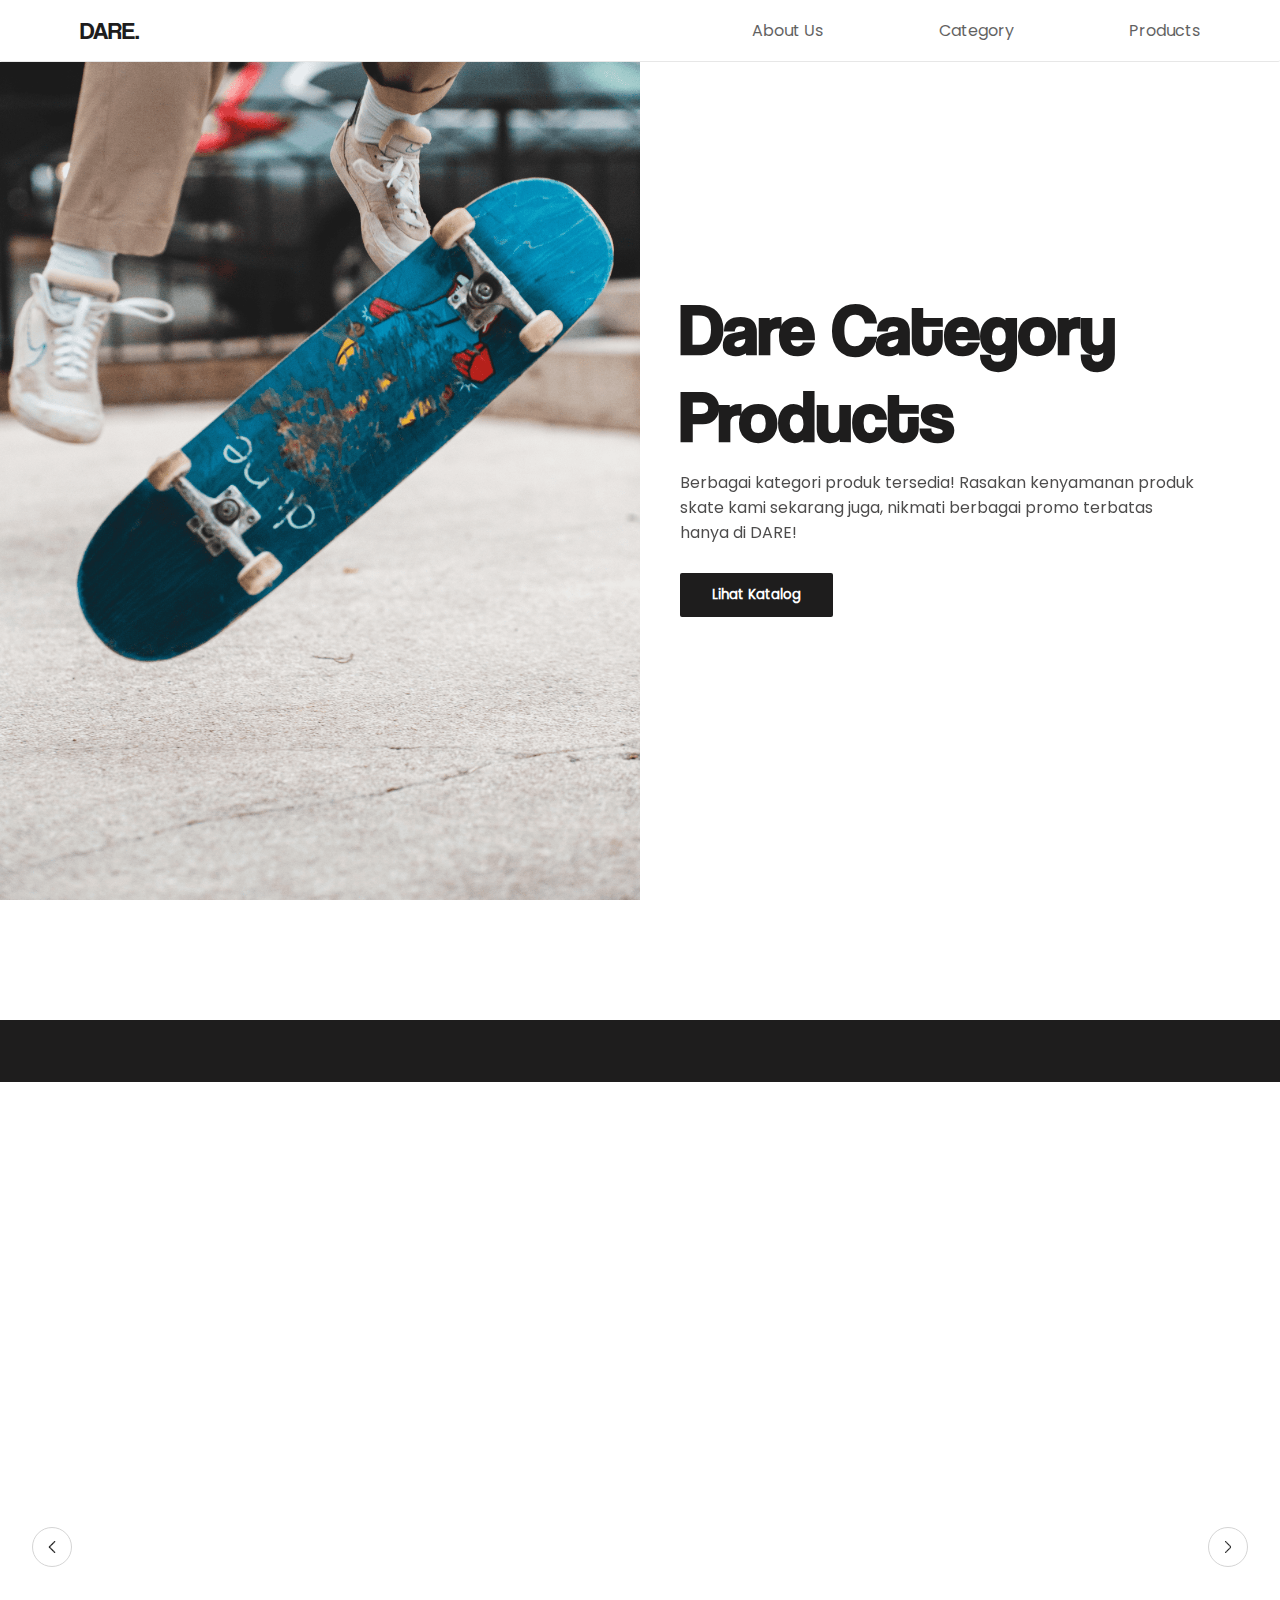
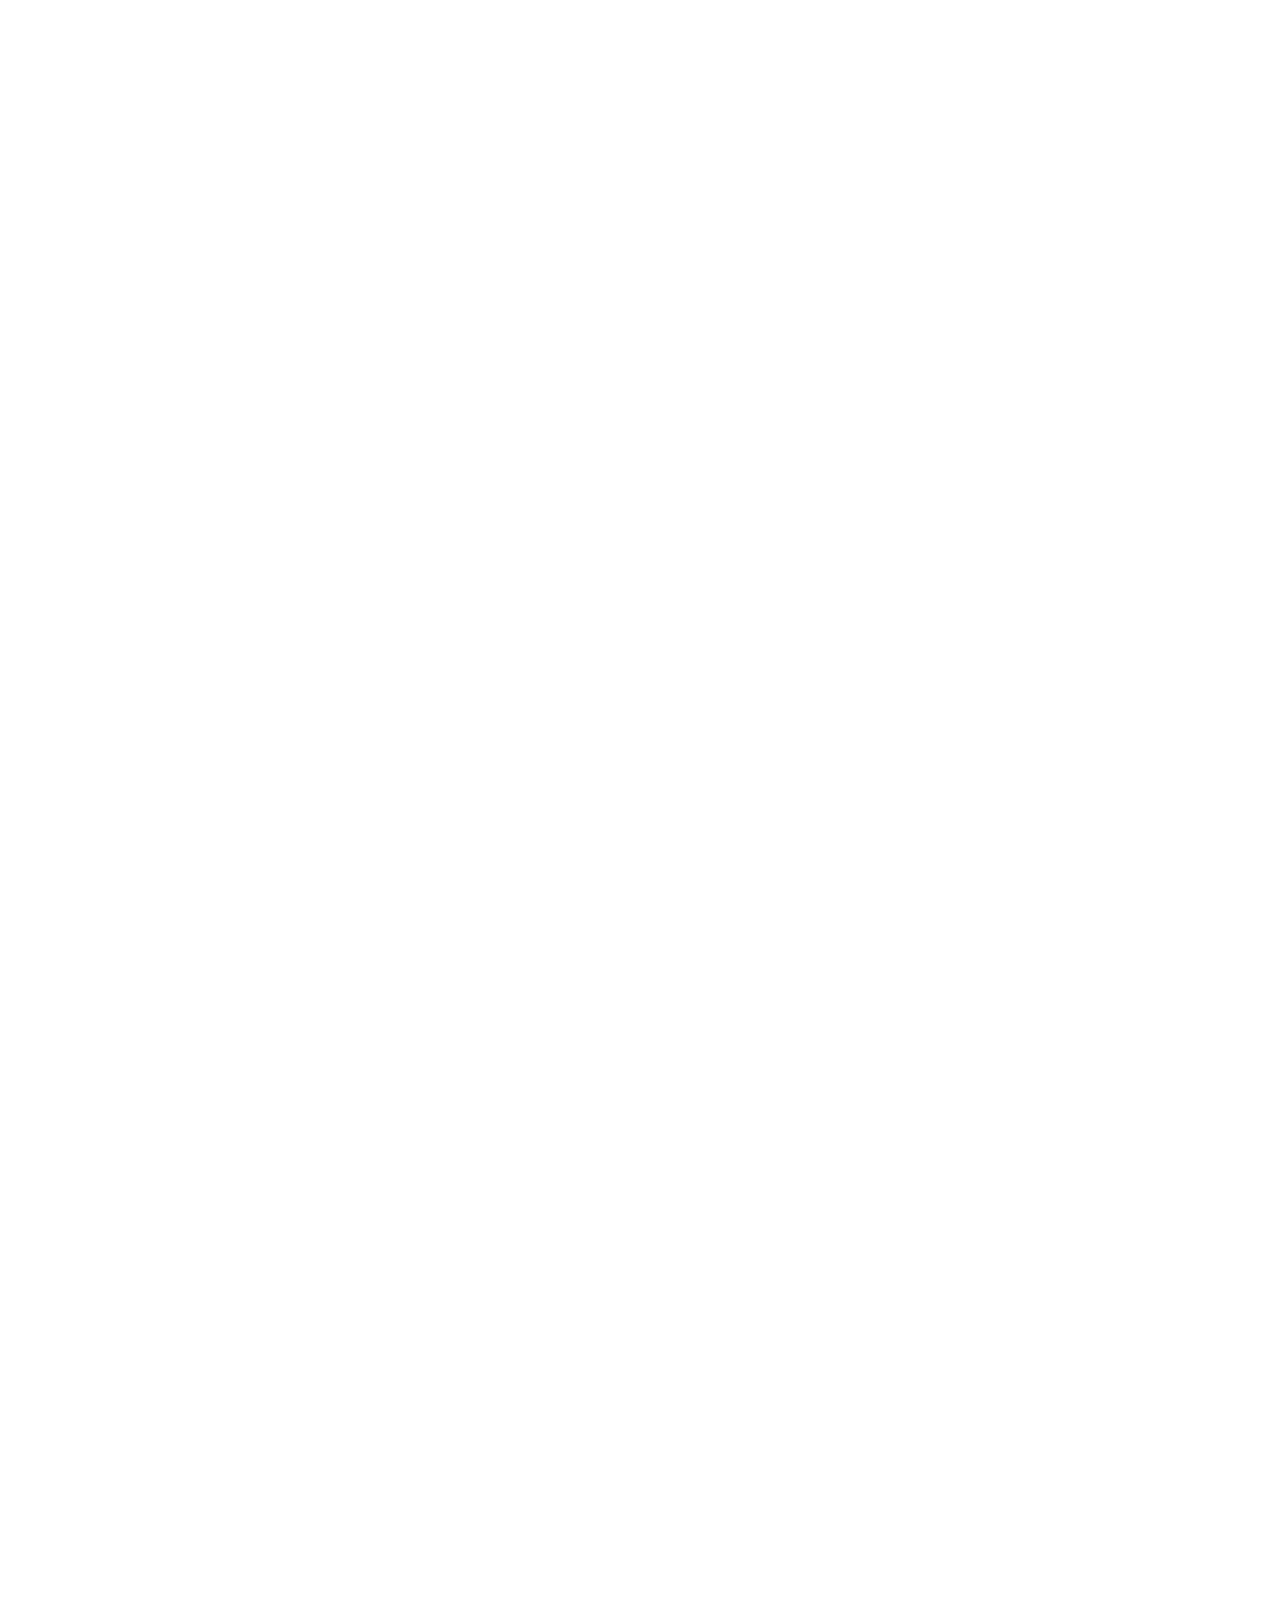
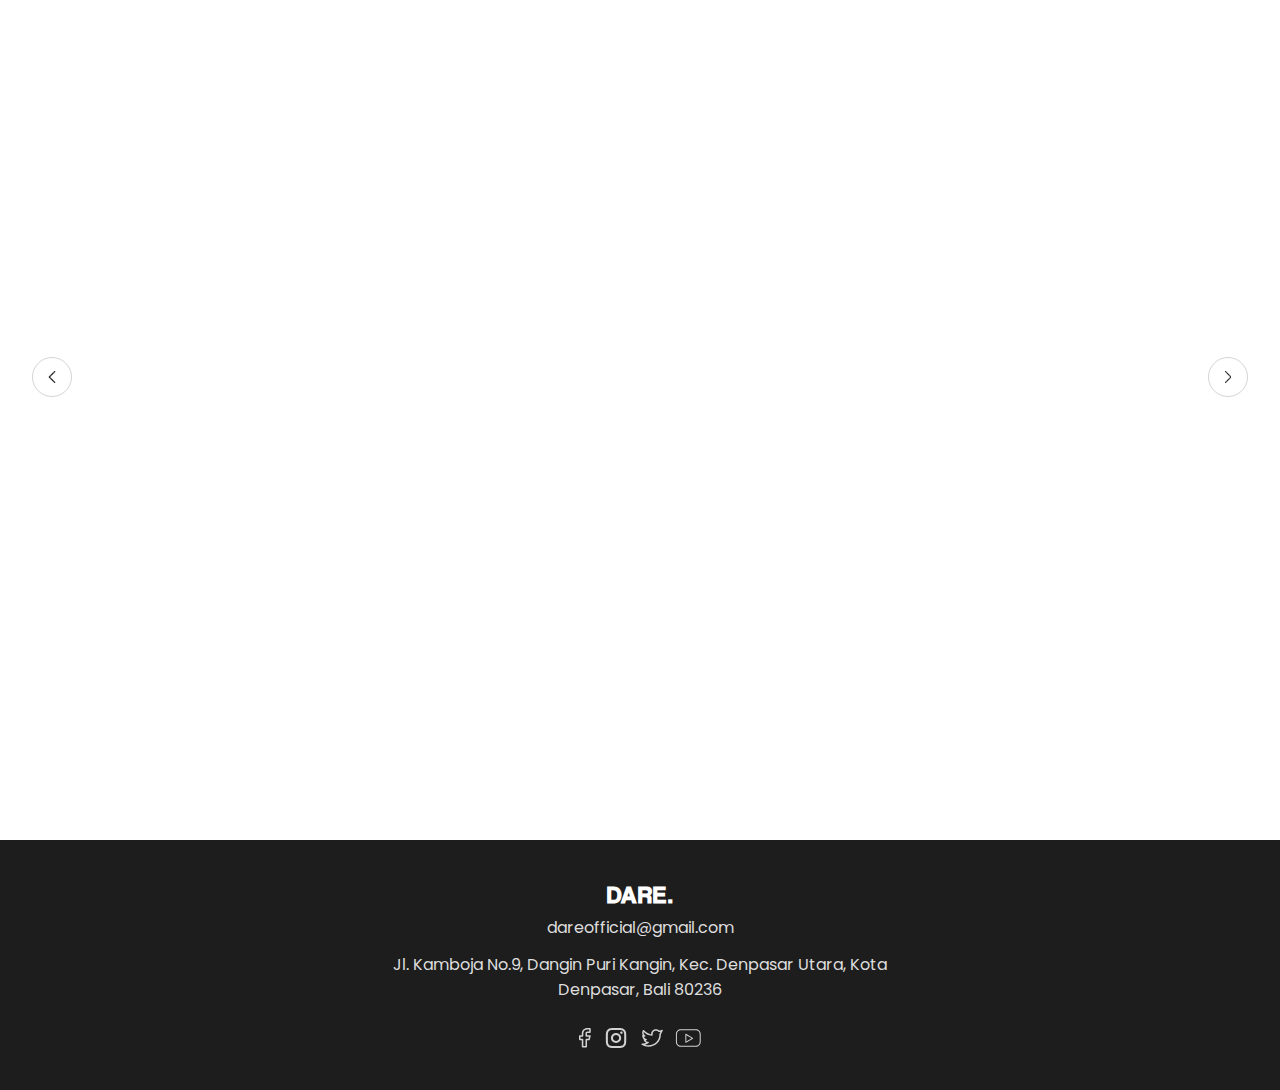
<file: dare/category.html>
<!DOCTYPE html>
<html lang="en">
<head>
  <meta charset="UTF-8">
  <meta name="viewport" content="width=device-width, initial-scale=1.0">
  <!-- My CSS -->
  <link rel="stylesheet" href="style.css">
  <!-- AOS -->
  <link rel="stylesheet" href="dist/aos.css">
  <title>DARE. | The real skateboards brand</title>
</head>
<body>
  <!-- NAV -->
  <nav>
    <div class="navCover">
      <a href="index.html">DARE.</a>
      <div class="ham">
        <span></span>
        <span></span>
        <span></span>
      </div>
      <div class="navList">
        <a href="about.html">About Us</a>
        <a href="category.html">Category</a>
        <a href="product.html">Products</a>
      </div>
    </div>
  </nav>
  <div class="mobile_nav">
    <div class="mobile_navList">
      <a href="about.html">About Us</a>
      <a href="category.html">Category</a>
      <a href="product.html">Products</a>
    </div>
  </div>
  <!-- END NAV -->
  <!-- HERO -->
  <section class="hero_left">
    <div class="image"></div>
    <div class="text_hero">
      <h1 class="hero_text hero_title_fix" data-aos="fade-right" data-aos-duration="700"data-aos-delay="1000">Dare Category <br>
      Products</h1>
      <p class="hero_sub hero_sub_fix" data-aos="fade-right" data-aos-duration="700"data-aos-delay="1300">Berbagai kategori produk tersedia! Rasakan kenyamanan produk skate kami sekarang juga, nikmati berbagai promo terbatas
      hanya di DARE!</p>
      <a href="product.html" data-aos="fade" data-aos-duration="1000"data-aos-delay="1600">
        <button>Lihat Katalog</button>
      </a>
    </div>
  </section>
  <!-- END HERO -->
  <!-- MOVE TEXT -->
  <section class="move_text move_khusus">
    <h1>DARE YOUR OWN LIMITS</h1>
  </section>
  <!-- END MOVE TEXT -->
  <main>
    <div class="container">
      <!-- CHOOSE -->
      <section class="choose">
        <h1 data-aos="fade-up" data-aos-duration="700"data-aos-delay="1000">Let’s Choose</h1>
        <p class="sub_sec_fix" data-aos="fade-up" data-aos-duration="700"data-aos-delay="1300">Silahkan pilih kategori produk yang ingin Anda kunjungi!</p>
        <div class="box_choose" data-aos="fade" data-aos-duration="1000"data-aos-delay="2000">
          <a href="men.html" class="kartu">            
            <div class="item_choose">
              <div class="name_choose">Men</div>
              <div class="deskripsi_choose">T-Shirt, Pants, Shoes</div>
            </div>
          </a>
          <a href="women.html" class="kartu">
            <div class="item_choose">
              <div class="name_choose">Women</div>
              <div class="deskripsi_choose">T-Shirt, Pants, Outer</div>
            </div>
          </a>
          <a href="kids.html" class="kartu">
            <div class="item_choose">
              <div class="name_choose">Kids</div>
              <div class="deskripsi_choose">T-Shirt, Pants, Shoes</div>
            </div>
          </a>
          <a href="skateboard.html" class="kartu">            
            <div class="item_choose">
              <div class="name_choose">Skateboard</div>
              <div class="deskripsi_choose">Decks, Trucks, Other</div>
            </div>
          </a>
        </div>
        <div class="navigation langsung">
          <button class="left"></button>
          <button class="right"></button>
        </div>
      </section>
      <!-- END CHOOSE -->
      <!-- VERTICAL -->
      <section class="vertical">
        <div class="text_verti">
          <h1 data-aos="fade-right" data-aos-duration="700"data-aos-delay="1000">Why are Products
          Categorized?</h1>
          <p class="sub_sec_fix" data-aos="fade" data-aos-duration="700"data-aos-delay="1300">Produk-produk pada DARE telah kami kategorikan ke beberapa sub-produk. Hal ini bertujuan agar para pengunjung DARE dapat
          dengan mudah menemukan jenis produk yang mereka cari!</p>
        </div>
        <div class="photo_verti" data-aos="fade-up" data-aos-duration="700"data-aos-delay="2000">
          <img src="assets/kategori_1.png" alt="">
          <img src="assets/kategori_2.png" alt="">
        </div>
      </section>
      <!-- END VERTICAL -->
      <!-- PROMOTION -->
      <section class="promotion promotion_third" data-aos="fade-up" data-aos-duration="700"data-aos-delay="1000">
        <div class="promotion_cover"></div>
        <div class="promotion_text">
          <p class="brand">DARE.</p>
          <h1>Skate is for Everyone</h1>
          <p class="style">Dare Casual Style</p>
          <p class="deskription">Tidak ada batasan usia dalam bermain skateboard! Ambil papan mu sekarang!</p>
          <a href="product.html">
            <button>Lihat Katalog</button>
          </a>
        </div>
      </section>
      <!-- END PROMOTION -->
      <!-- INSPO -->
      <section class="inspo">
        <h1 data-aos="fade-up" data-aos-duration="700"data-aos-delay="1000">Skateboarder Fashion Inspiration</h1>
        <p class="sub_sec_fix" data-aos="fade-up" data-aos-duration="700"data-aos-delay="1400">Ayo lihat beberapa gaya pakaian para skateboarder DARE!</p>
        <div class="box_inspo" data-aos="fade" data-aos-duration="1000"data-aos-delay="2000">
          <div class="item_ispo kartu"></div>
          <div class="item_ispo kartu"></div>
          <div class="item_ispo kartu"></div>
          <div class="item_ispo kartu"></div>
          <div class="item_ispo kartu"></div>
        </div>
        <div class="navigation langsung">
          <button class="left"></button>
          <button class="right"></button>
        </div>
      </section>
      <!-- END INSPO -->
    </div>
  </main>

  <footer>
    <h1>DARE.</h1>
    <p>dareofficial@gmail.com</p>
    <p>Jl. Kamboja No.9, Dangin Puri Kangin, Kec. Denpasar Utara, Kota Denpasar, Bali 80236</p>
    <img src="assets/sosmed.svg" alt="">
  </footer>

</body>
<script src="script.js"></script>
<script src="dist/aos.js"></script>
<script>
  AOS.init();
</script>
</html>
</file>
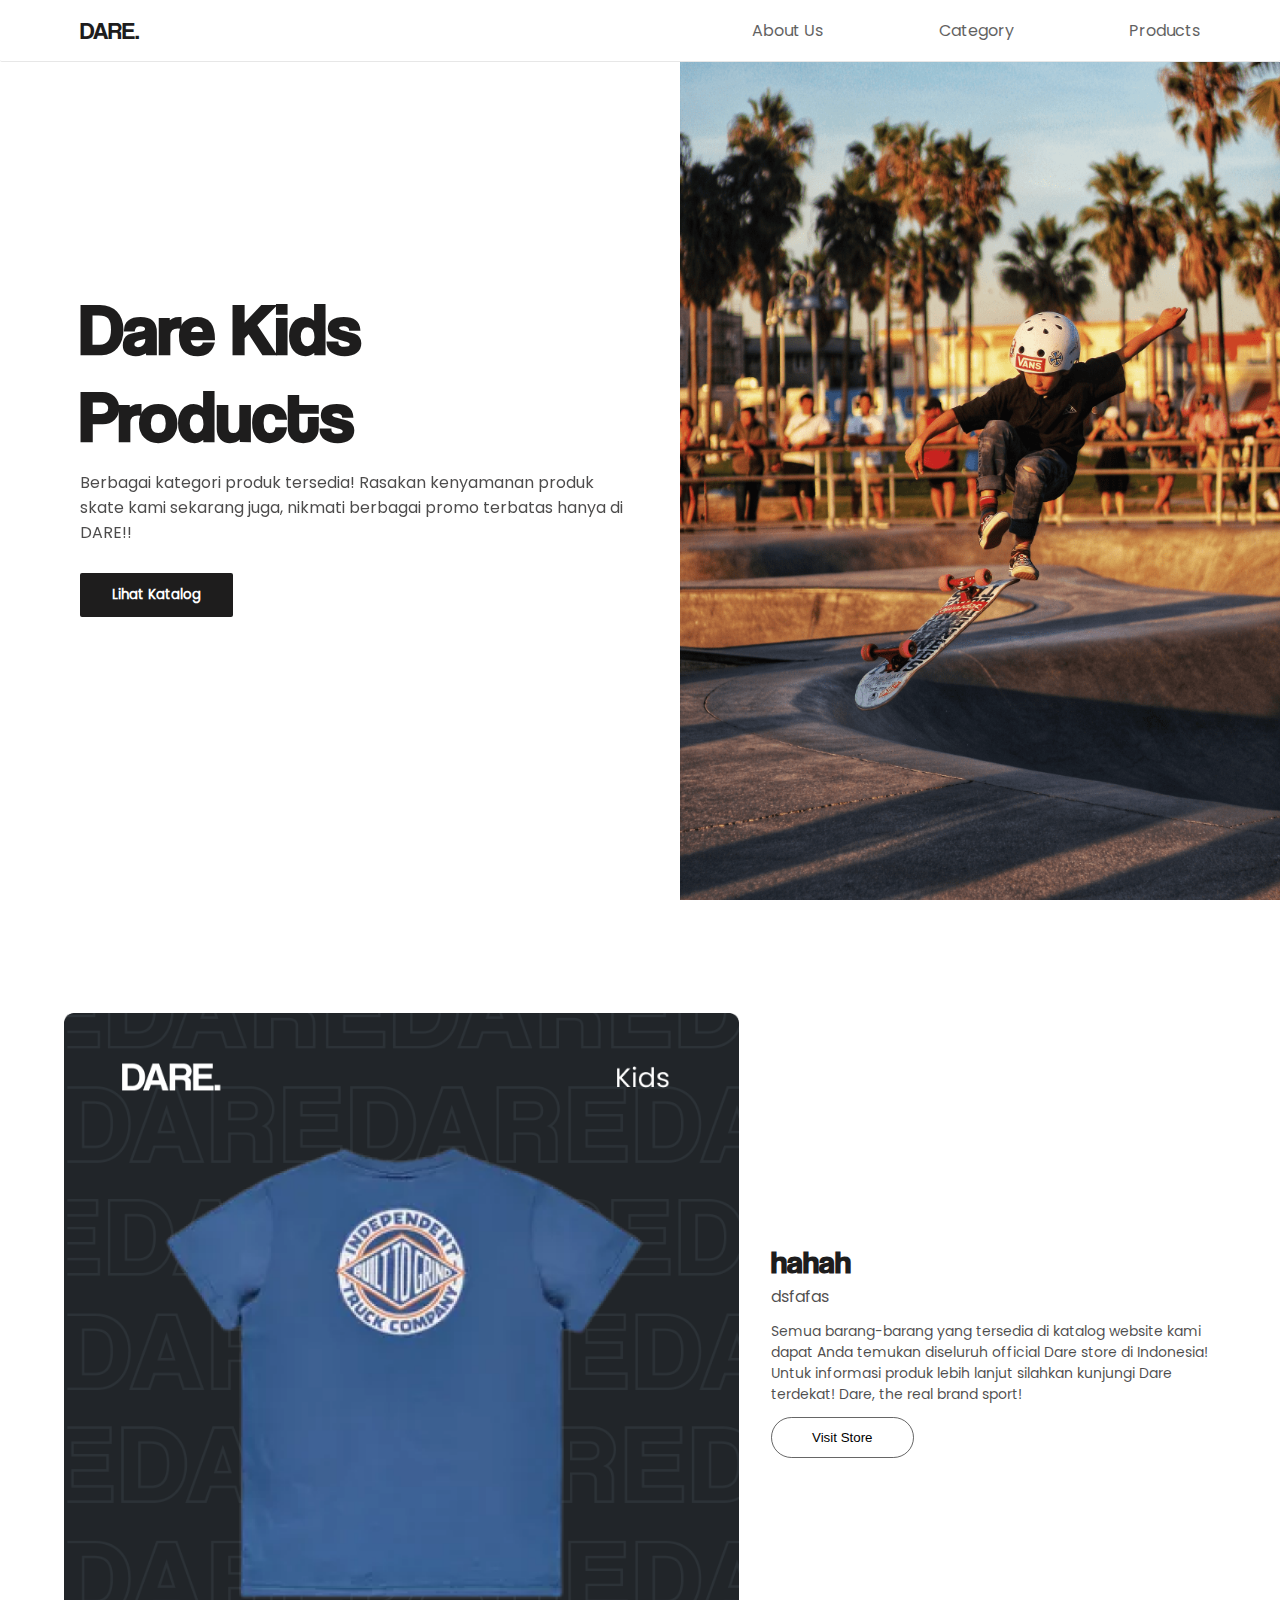
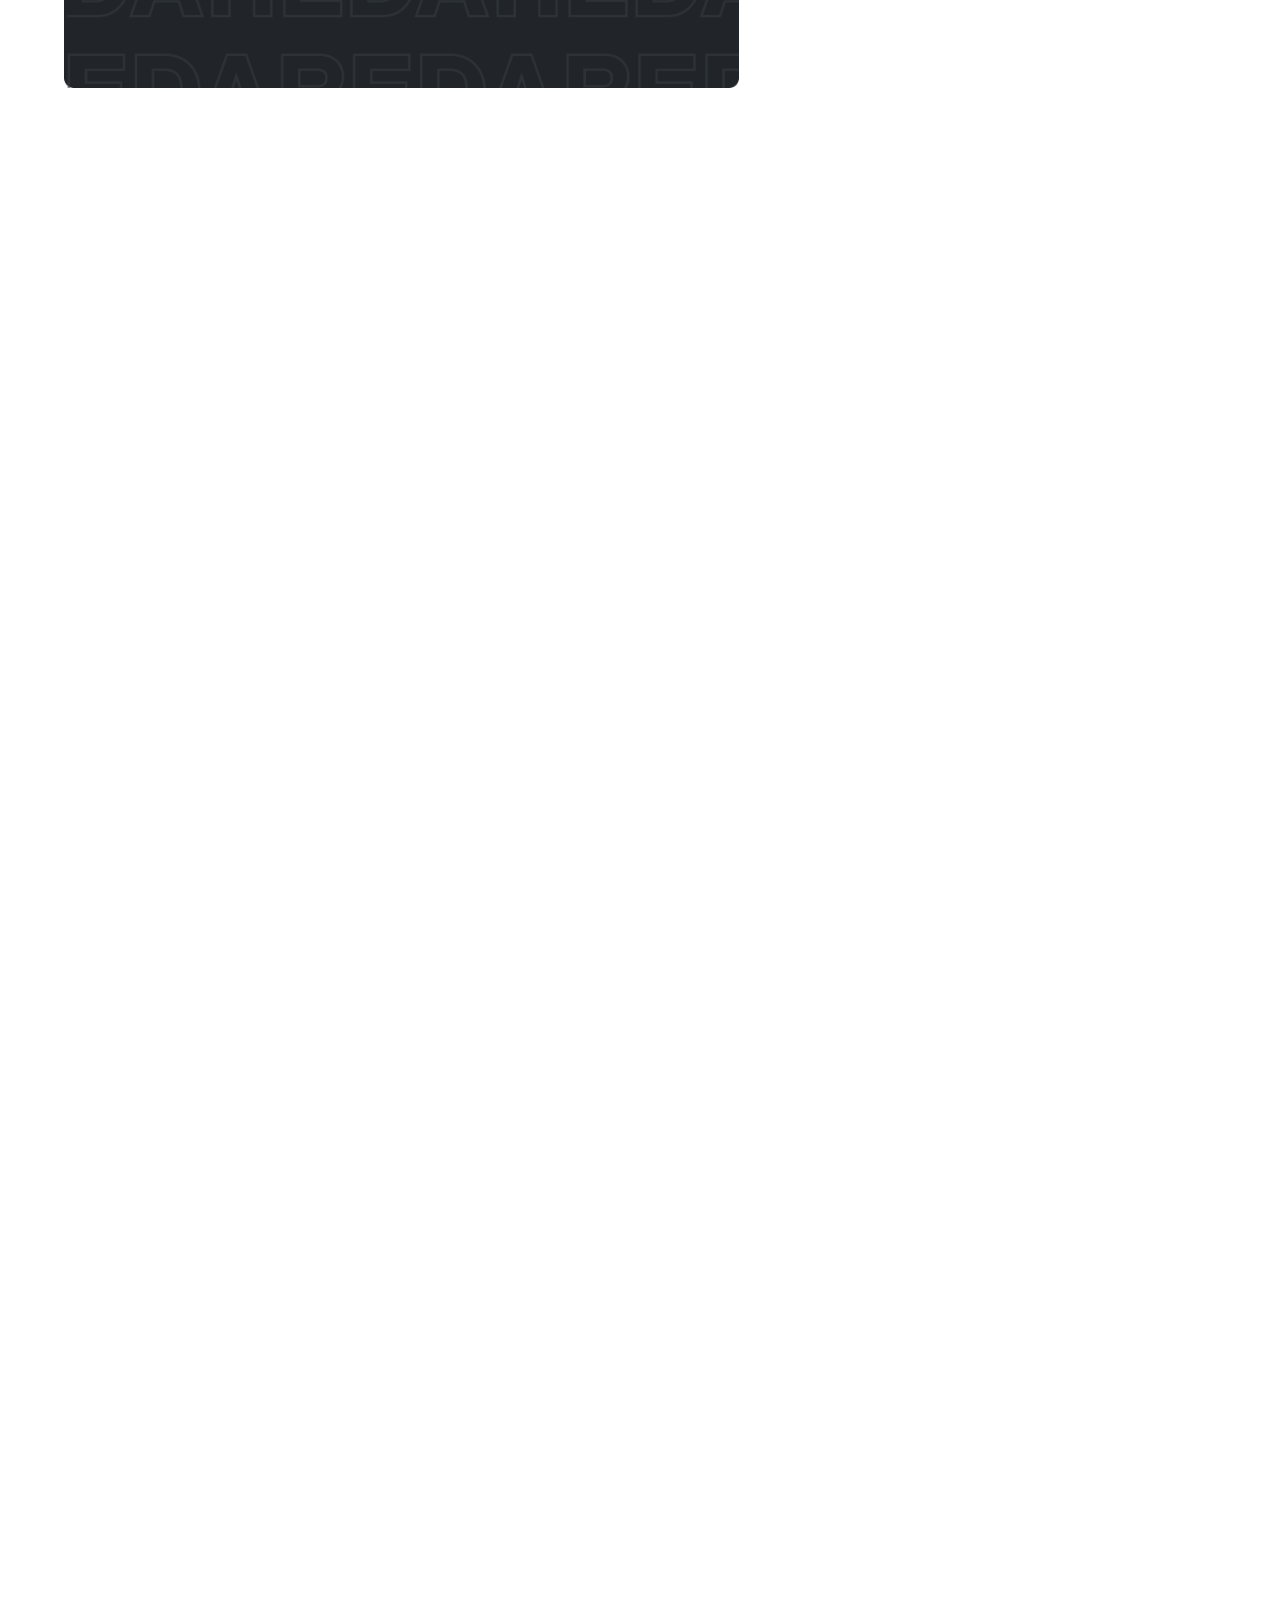
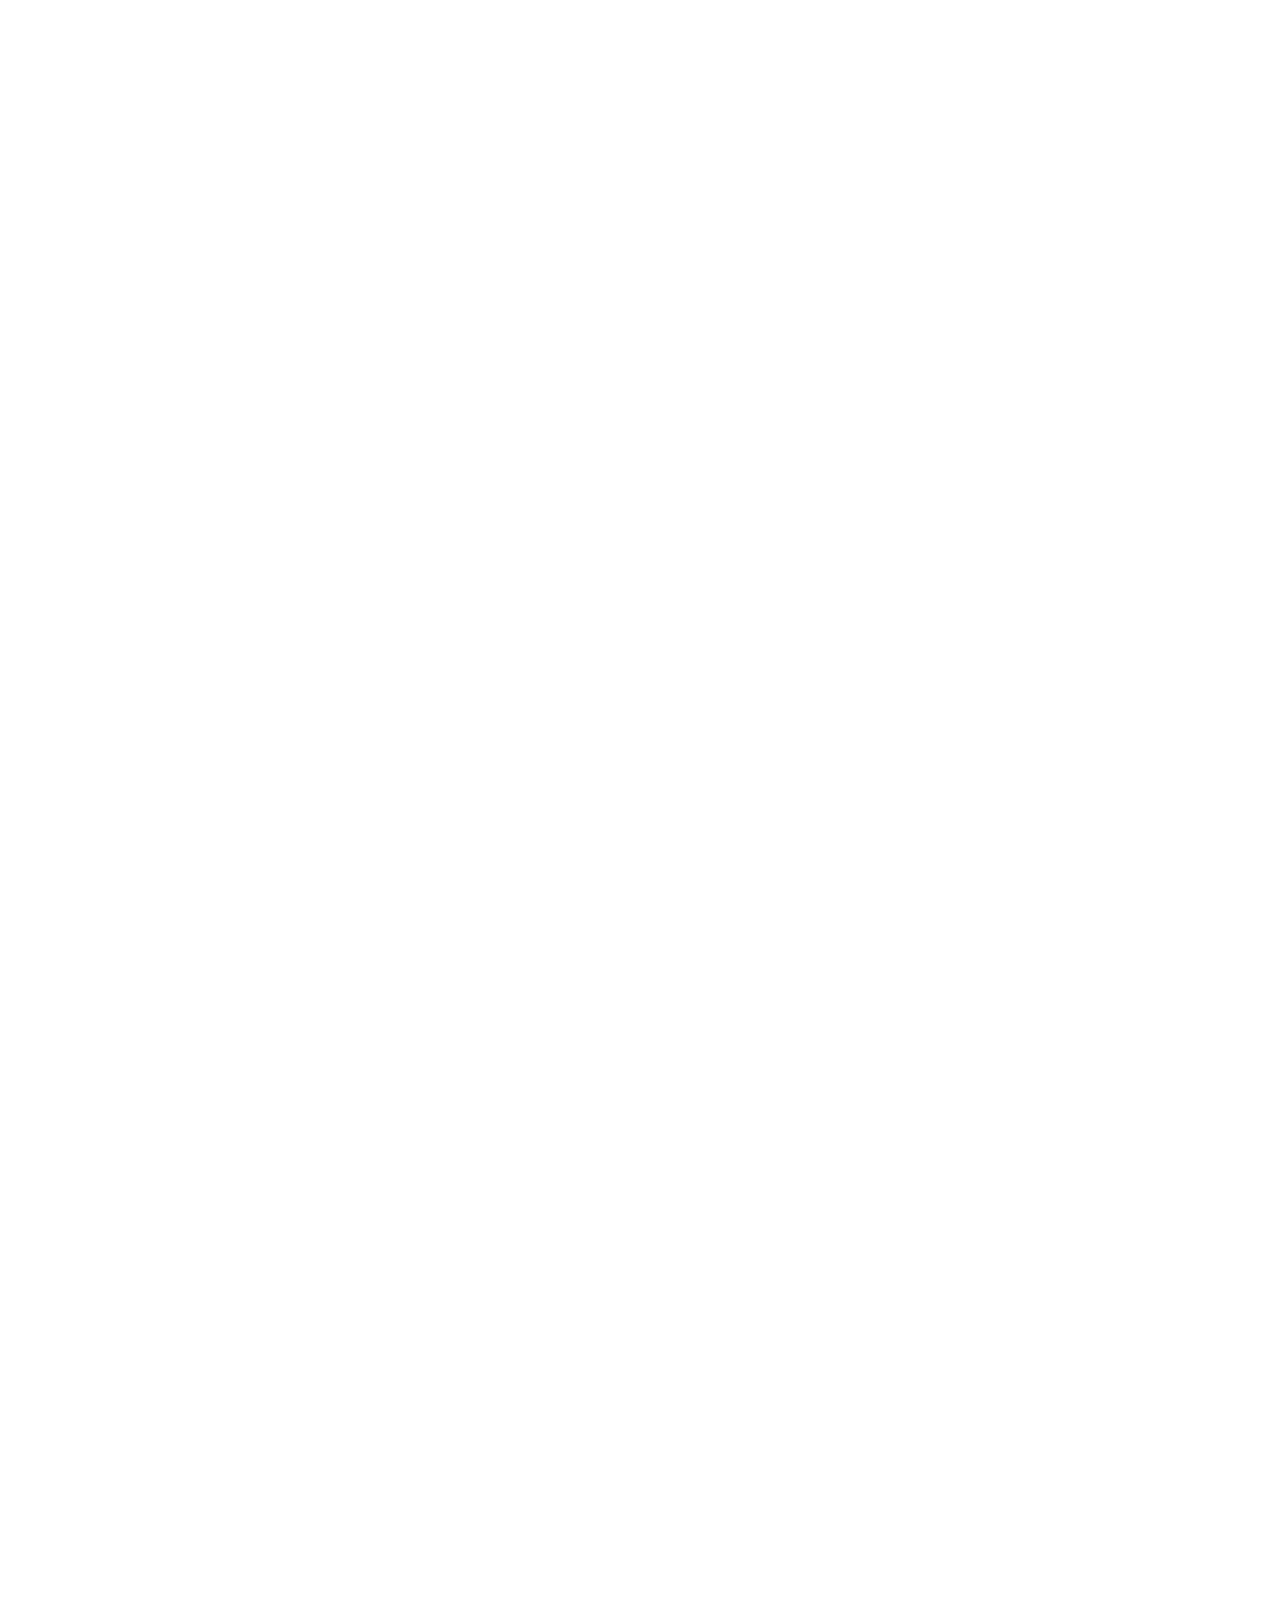
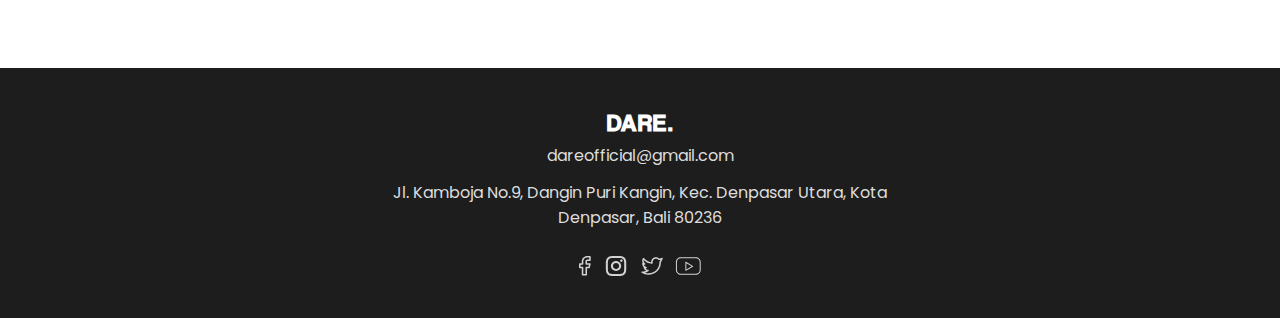
<file: dare/kids.html>
<!DOCTYPE html>
<html lang="en">

<head>
  <meta charset="UTF-8">
  <meta name="viewport" content="width=device-width, initial-scale=1.0">
  <!-- My CSS -->
  <link rel="stylesheet" href="style.css">
  <!-- AOS -->
  <link rel="stylesheet" href="dist/aos.css">
  <title>DARE. | The real skateboards brand</title>
</head>

<body>
  <!-- NAV -->
  <nav>
    <div class="navCover">
      <a href="index.html">DARE.</a>
      <div class="ham">
        <span></span>
        <span></span>
        <span></span>
      </div>
      <div class="navList">
        <a href="about.html">About Us</a>
        <a href="category.html">Category</a>
        <a href="product.html">Products</a>
      </div>
    </div>
  </nav>
  <div class="mobile_nav">
    <div class="mobile_navList">
      <a href="about.html">About Us</a>
      <a href="category.html">Category</a>
      <a href="product.html">Products</a>
    </div>
  </div>
  <!-- END NAV -->
  <!-- HERO -->
  <section class="hero_right kids">
    <div class="text_hero">
      <h1 class="hero_text hero_title_fix" data-aos="fade-right" data-aos-duration="700"data-aos-delay="500">Dare Kids
        Products</h1>
      <p class="hero_sub hero_sub_fix" data-aos="fade-right" data-aos-duration="700"data-aos-delay="1000">Berbagai kategori produk tersedia! Rasakan kenyamanan produk skate kami sekarang juga, nikmati
        berbagai promo terbatas
        hanya di DARE!!</p>
      <a href="product.html" data-aos="fade-right" data-aos-duration="700"data-aos-delay="1500">
        <button>Lihat Katalog</button>
      </a>
    </div>
    <div class="image"></div>
  </section>
  <!-- END HERO -->
  <!-- MOVE TEXT -->
  <section class="move_text move_khusus">
    <h1>DARE YOUR OWN LIMITS</h1>
  </section>
  <!-- END MOVE TEXT -->
  <main>
    <div class="container">
      <!-- VERTICAL -->
      <section class="vertical">
        <div class="text_verti">
          <h1 data-aos="fade-right" data-aos-duration="700"data-aos-delay="500">Dare Kids
          Products Category</h1>
          <p data-aos="fade" data-aos-duration="700"data-aos-delay="1000">Lihat semua koleksi produk DARE khusus untuk anak-anak! Berbagai model menarik dengan ukuran yang sangat pas di tubuh
          anak Anda. Belanja sekarang juga!</p>
        </div>
        <div class="photo_verti" data-aos="fade-up" data-aos-duration="700"data-aos-delay="1500">
          <img src="assets/kids_verti_1.png" alt="">
          <img src="assets/kids_verti_2.png" alt="">
        </div>
      </section>
      <!-- END VERTICAL -->
      <!-- CLOTHING -->
      <section class="clothing">
        <h1 class="title_clothing" data-aos="fade-up" data-aos-duration="700"data-aos-delay="500">Dare Kids Clothes</h1>
        <p class="sub_clothing" data-aos="fade-up" data-aos-duration="700"data-aos-delay="1000">Baju kaos polos, berpola, dan lainnya</p>

        <div class="box_clothing" data-aos="fade-up" data-aos-duration="700"data-aos-delay="1500">
          <div class="item_clothing kartu">
            <img src="assets/kids_1.png" alt="">
            <div class="detail_clothing">
              <p class="name_product">Blue Light T-Shirt</p>
              <p class="price">IDR 65.000</p>
              <div class="action_area">
                <button class="look">Lihat</button>
                <button class="like"></button>
              </div>
            </div>
          </div>
          <div class="item_clothing kartu">
            <img src="assets/kids_2.png" alt="">
            <div class="detail_clothing">
              <p class="name_product">White Over T-Shirt</p>
              <p class="price">IDR 65.000</p>
              <div class="action_area">
                <button class="look">Lihat</button>
                <button class="like"></button>
              </div>
            </div>
          </div>
          <div class="item_clothing kartu">
            <img src="assets/kids_3.png" alt="">
            <div class="detail_clothing">
              <p class="name_product">Black Long T-Shirt</p>
              <p class="price">IDR 75.000</p>
              <div class="action_area">
                <button class="look">Lihat</button>
                <button class="like"></button>
              </div>
            </div>
          </div>
        </div>
        <div class="navigation">
          <button class="left"></button>
          <button class="right"></button>
        </div>
      </section>
      <section class="clothing">
        <h1 class="title_clothing" data-aos="fade-up" data-aos-duration="700"data-aos-delay="500">Dare Kids Pants</h1>
        <p class="sub_clothing" data-aos="fade-up" data-aos-duration="700"data-aos-delay="1000">Celana skateboard untuk anak</p>

        <div class="box_clothing" data-aos="fade-up" data-aos-duration="700"data-aos-delay="1500">
          <div class="item_clothing kartu">
            <img src="assets/kids_4.png" alt="">
            <div class="detail_clothing">
              <p class="name_product">Grey Pants</p>
              <p class="price">IDR 110.000</p>
              <div class="action_area">
                <button class="look">Lihat</button>
                <button class="like"></button>
              </div>
            </div>
          </div>
          <div class="item_clothing kartu">
            <img src="assets/kids_5.png" alt="">
            <div class="detail_clothing">
              <p class="name_product">White Pants X</p>
              <p class="price">IDR 110.000</p>
              <div class="action_area">
                <button class="look">Lihat</button>
                <button class="like"></button>
              </div>
            </div>
          </div>
          <div class="item_clothing kartu">
            <img src="assets/kids_6.png" alt="">
            <div class="detail_clothing">
              <p class="name_product">Beige Pants Y</p>
              <p class="price">IDR 110.000</p>
              <div class="action_area">
                <button class="look">Lihat</button>
                <button class="like"></button>
              </div>
            </div>
          </div>
        </div>
        <div class="navigation">
          <button class="left"></button>
          <button class="right"></button>
        </div>
      </section>
      <section class="clothing">
        <h1 class="title_clothing" data-aos="fade-up" data-aos-duration="700"data-aos-delay="500">Dare Kids Shoes</h1>
        <p class="sub_clothing" data-aos="fade-up" data-aos-duration="700"data-aos-delay="1000">Berbagai jenis dan warna sepatu</p>

        <div class="box_clothing" data-aos="fade-up" data-aos-duration="700"data-aos-delay="1500">
          <div class="item_clothing kartu">
            <img src="assets/kids_7.png" alt="">
            <div class="detail_clothing">
              <p class="name_product">Red Boarding</p>
              <p class="price">IDR 545.000</p>
              <div class="action_area">
                <button class="look">Lihat</button>
                <button class="like"></button>
              </div>
            </div>
          </div>
          <div class="item_clothing kartu">
            <img src="assets/kids_8.png" alt="">
            <div class="detail_clothing">
              <p class="name_product">Low Skateboard X</p>
              <p class="price">IDR 350.000</p>
              <div class="action_area">
                <button class="look">Lihat</button>
                <button class="like"></button>
              </div>
            </div>
          </div>
          <div class="item_clothing kartu">
            <img src="assets/kids_9.png" alt="">
            <div class="detail_clothing">
              <p class="name_product">Owl Light Z</p>
              <p class="price">IDR 470.000</p>
              <div class="action_area">
                <button class="look">Lihat</button>
                <button class="like"></button>
              </div>
            </div>
          </div>
        </div>
        <div class="navigation">
          <button class="left"></button>
          <button class="right"></button>
        </div>
      </section>
      <section class="detial_produk_zoom">
        <div class="cover_move_zoom">
          <img src="assets/kids_1.png" alt="">
          <div class="text_zoom">
            <h1>hahah</h1>
            <p>dsfafas</p>
            <p>Semua barang-barang yang tersedia di katalog website kami dapat Anda temukan diseluruh official Dare store di
              Indonesia! Untuk informasi produk lebih lanjut silahkan kunjungi Dare terdekat! Dare, the real brand sport!</p>
            <a href="https://goo.gl/maps/6KUogW3UAE58aCVv6">
              <button>Visit Store</button>
            </a>
          </div>
        </div>
      </section>
      <!-- END CLOTHING -->
      <!-- OTHER -->
      <section class="choose other">
        <div class="other_text">
          <h1 data-aos="fade-right" data-aos-duration="700"data-aos-delay="500">Other Dare
            Products Category</h1>
          <p class="sub_sec_fix" data-aos="fade" data-aos-duration="700"data-aos-delay="1000">Lihat pula kategori lainnya dari produk DARE disini. Temukan kategori yang sesuai dengan dirimu dan mulai
            eksplor dirimu
            sendiri. DARE Your Own Limits!</p>
        </div>
        <div class="box_choose" data-aos="fade-up" data-aos-duration="700"data-aos-delay="1500">
          <a href="men.html">
            <div class="item_choose" style="background-image: url(assets/men.png);">
              <div class="name_choose">Men</div>
              <div class="deskripsi_choose">T-Shirt, Pants, Shoes</div>
            </div>
          </a>
          <a href="women.html">
            <div class="item_choose" style="background-image: url(assets/women.png);">
              <div class="name_choose">Women</div>
              <div class="deskripsi_choose">T-Shirt, Pants, Outer</div>
            </div>
          </a>
          <a href="skateboard.html">
            <div class="item_choose" style="background-image: url(assets/skateboard.png);">
              <div class="name_choose">Skateboard</div>
              <div class="deskripsi_choose">Decks, Trucks, Other</div>
            </div>
          </a>
        </div>
        <div class="navigation">
          <button class="left"></button>
          <button class="right"></button>
        </div>
      </section>
      <!-- END OTHER -->
    </div>
  </main>
  <footer>
    <h1>DARE.</h1>
    <p>dareofficial@gmail.com</p>
    <p>Jl. Kamboja No.9, Dangin Puri Kangin, Kec. Denpasar Utara, Kota Denpasar, Bali 80236</p>
    <img src="assets/sosmed.svg" alt="">
  </footer>

</body>
<script src="script.js"></script>
<script src="kategori.js"></script>
<script src="dist/aos.js"></script>
<script>
  AOS.init();
</script>
</html>
</file>
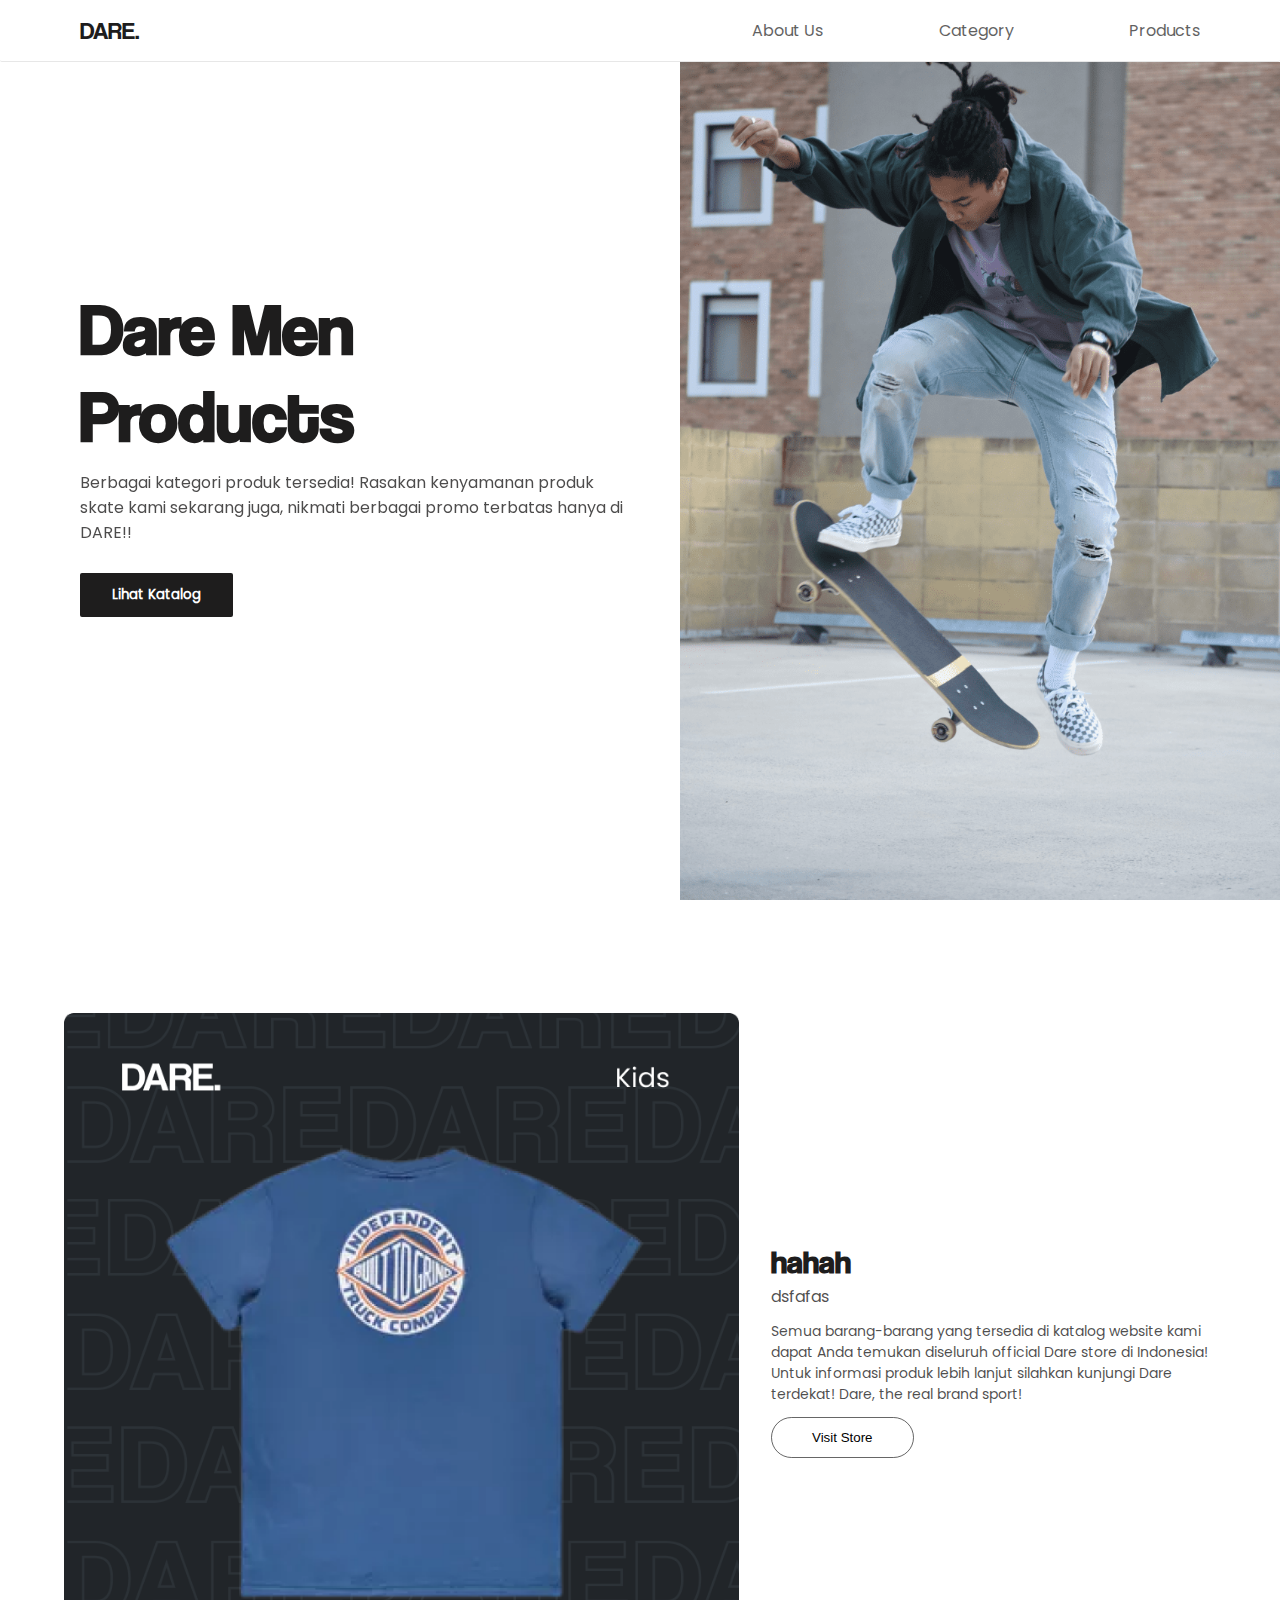
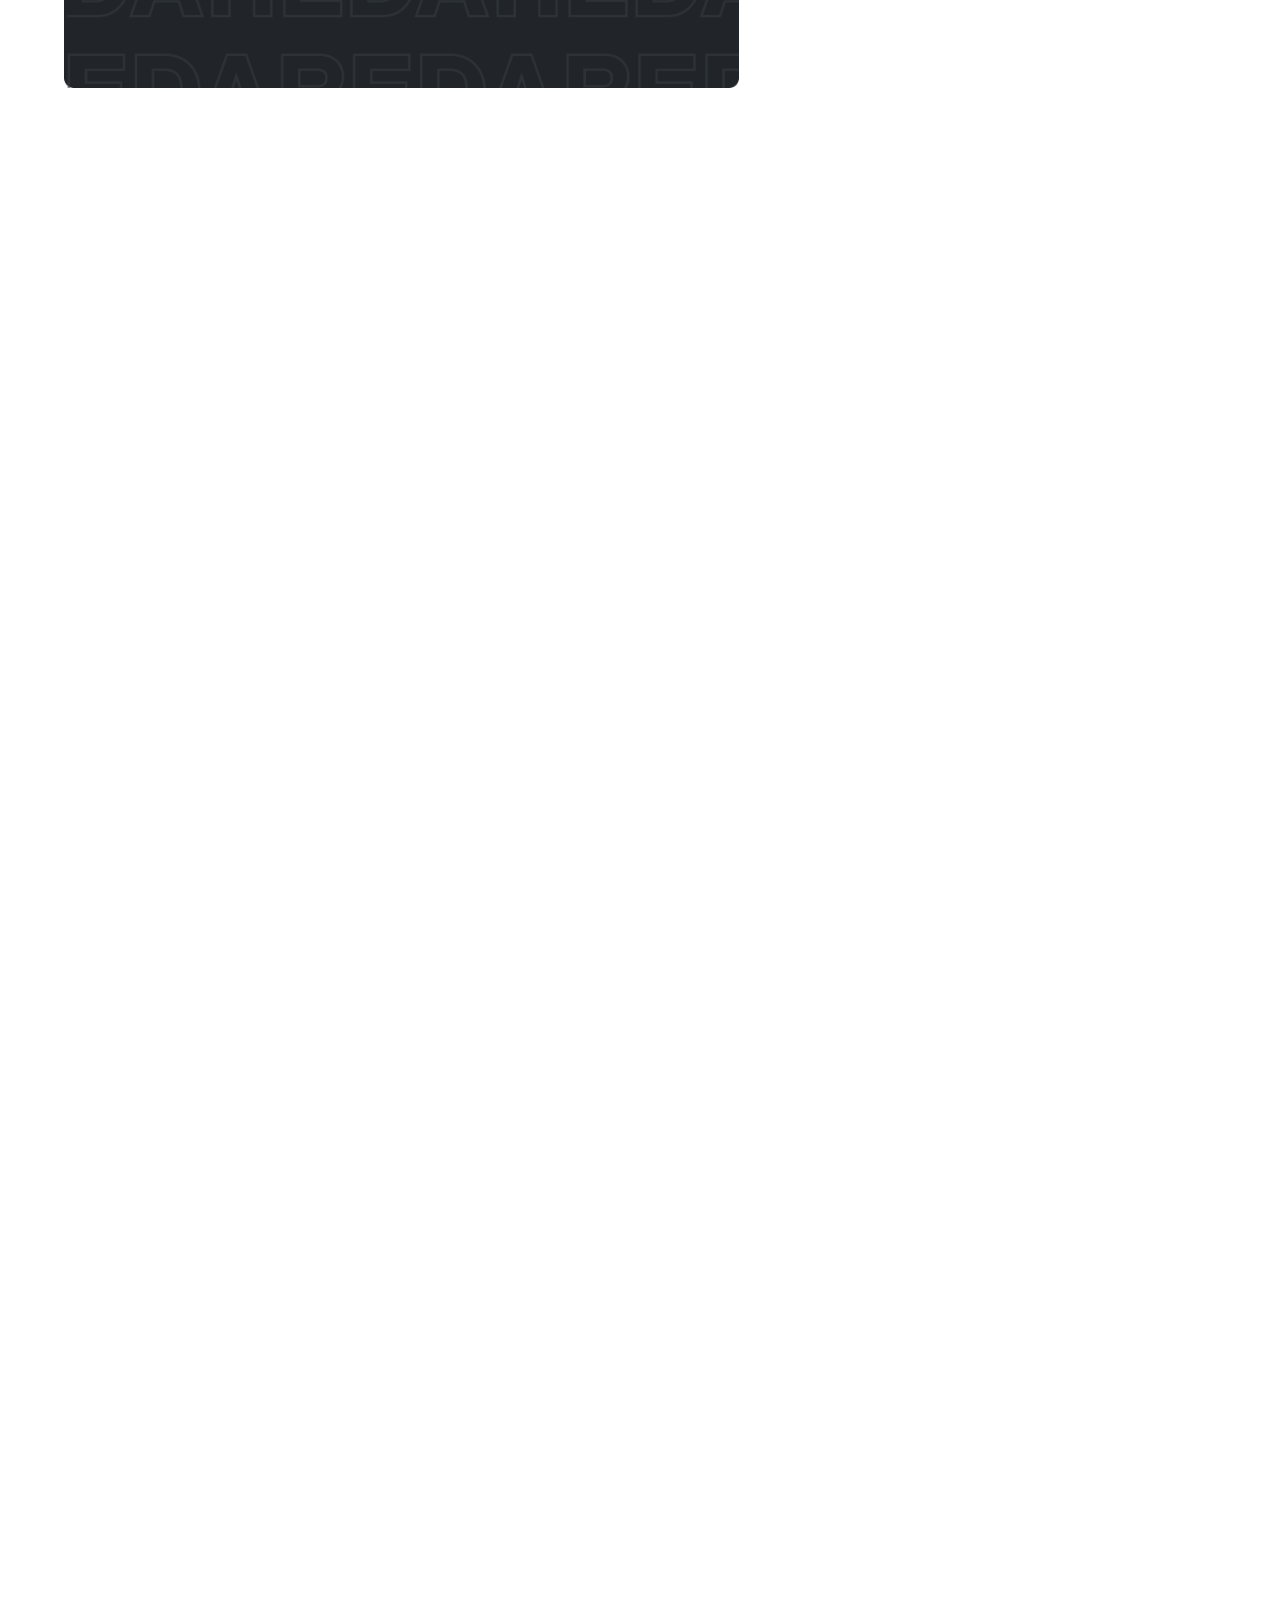
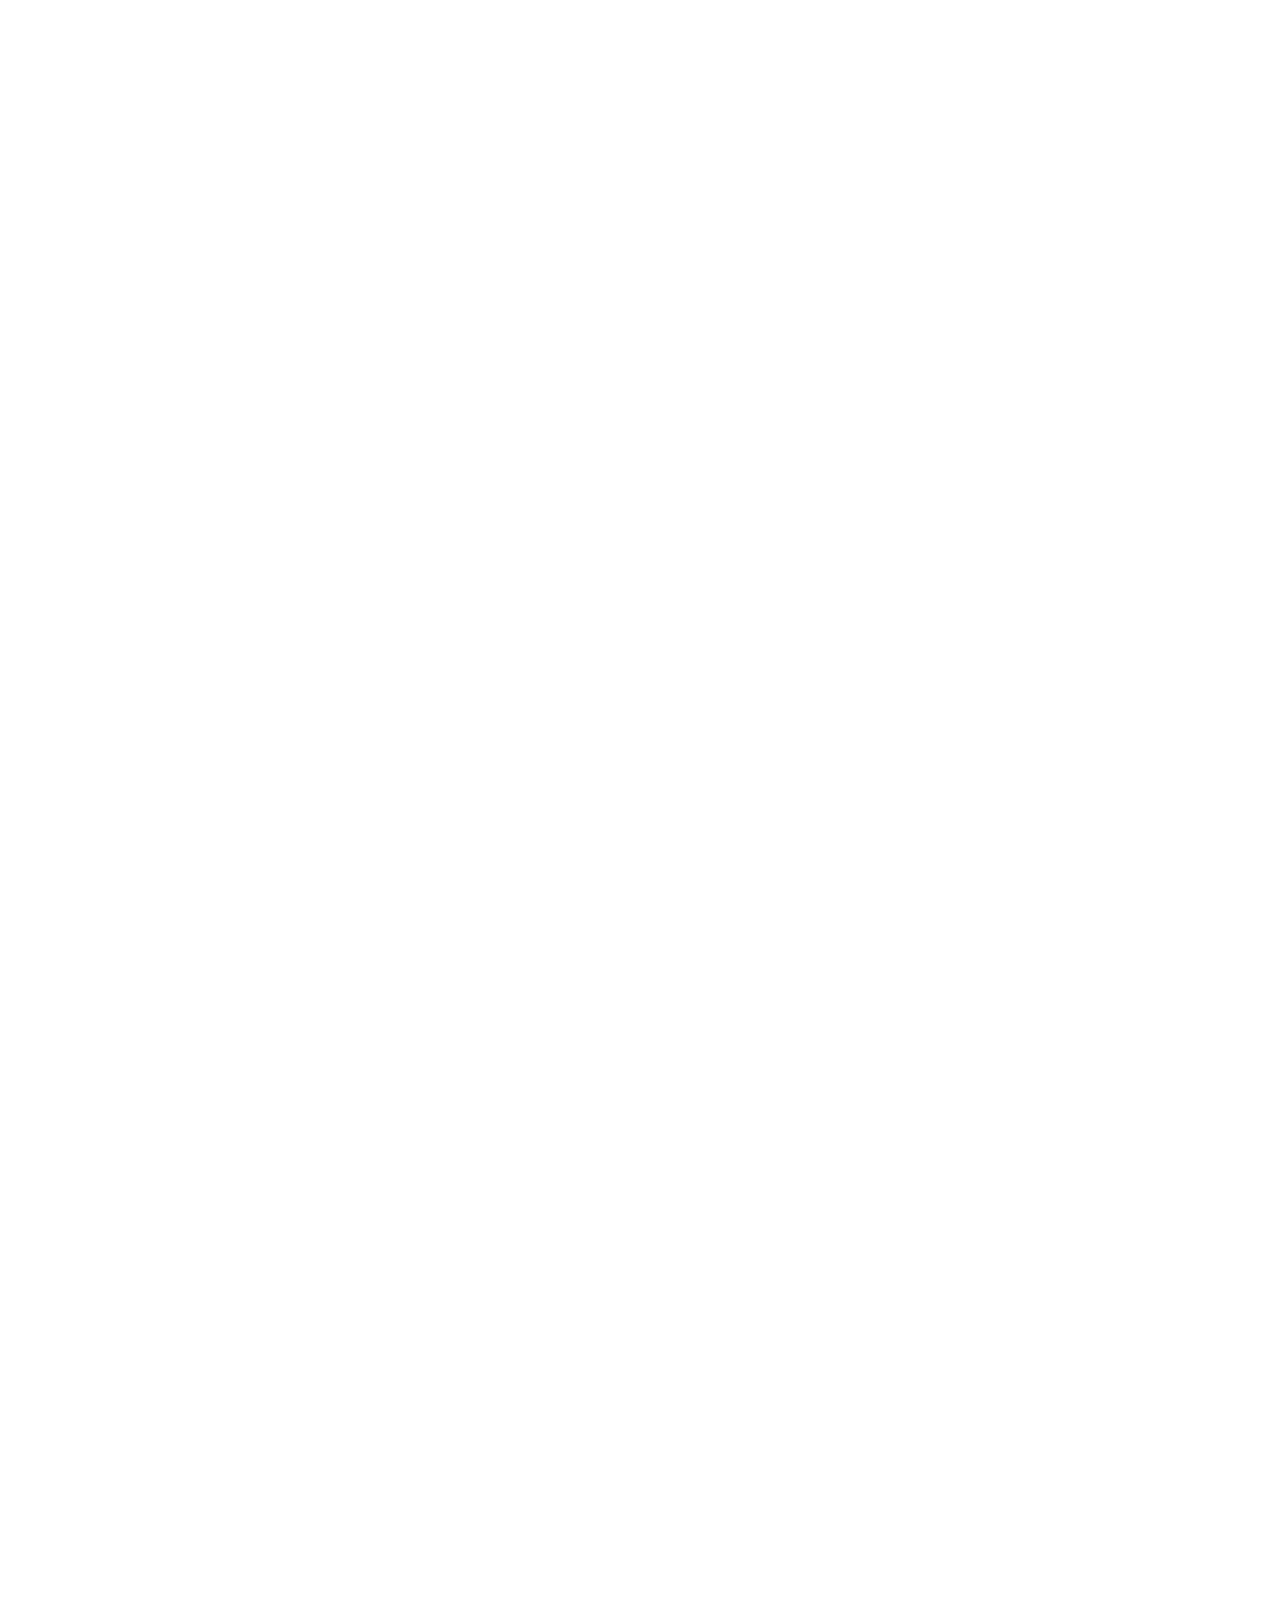
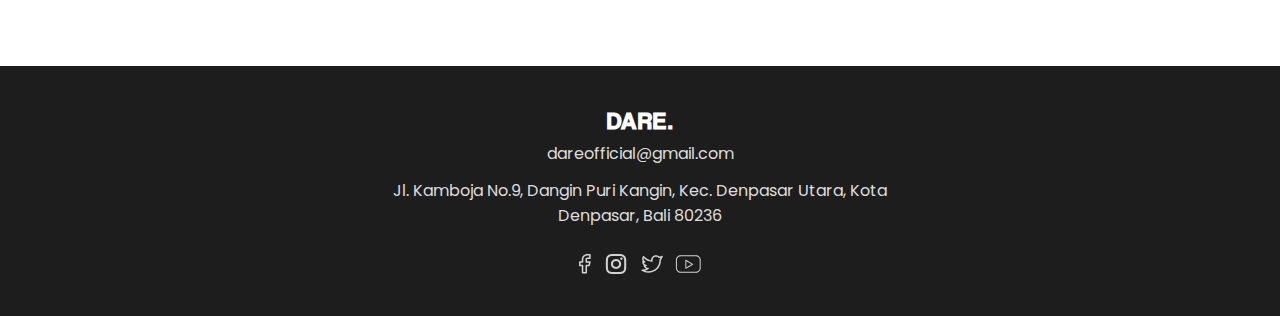
<file: dare/men.html>
<!DOCTYPE html>
<html lang="en">
<head>
  <meta charset="UTF-8">
  <meta name="viewport" content="width=device-width, initial-scale=1.0">
  <!-- My CSS -->
  <link rel="stylesheet" href="style.css">
  <!-- AOS -->
  <link rel="stylesheet" href="dist/aos.css">
  <title>DARE. | The real skateboards brand</title>
</head>
<body>
  <!-- NAV -->
  <nav>
    <div class="navCover">
      <a href="index.html">DARE.</a>
      <div class="ham">
        <span></span>
        <span></span>
        <span></span>
      </div>
      <div class="navList">
        <a href="about.html">About Us</a>
        <a href="category.html">Category</a>
        <a href="product.html">Products</a>
      </div>
    </div>
  </nav>
  <div class="mobile_nav">
    <div class="mobile_navList">
      <a href="about.html">About Us</a>
      <a href="category.html">Category</a>
      <a href="product.html">Products</a>
    </div>
  </div>
  <!-- END NAV -->
  <!-- HERO -->
  <section class="hero_right men">
    <div class="text_hero">
      <h1 class="hero_text hero_title_fix"  data-aos="fade-right" data-aos-duration="700"data-aos-delay="500">Dare Men
      Products</h1>
      <p class="hero_sub hero_sub_fix" data-aos="fade-right" data-aos-duration="700"data-aos-delay="1000">Berbagai kategori produk tersedia! Rasakan kenyamanan produk skate kami sekarang juga, nikmati berbagai promo terbatas
      hanya di DARE!!</p>
      <a href="product.html" data-aos="fade-right" data-aos-duration="700"data-aos-delay="1500">
        <button>Lihat Katalog</button>
      </a>
    </div>
    <div class="image"></div>
  </section>
  <!-- END HERO -->
  <!-- MOVE TEXT -->
  <section class="move_text move_khusus">
    <h1>DARE YOUR OWN LIMITS</h1>
  </section>
  <!-- END MOVE TEXT -->
  <main>
    <div class="container">
      <!-- VERTICAL -->
      <section class="vertical">
        <div class="text_verti">
          <h1 data-aos="fade-right" data-aos-duration="700"data-aos-delay="500">Dare Men
          Products Category</h1>
          <p class="sub_sec_fix" data-aos="fade" data-aos-duration="700"data-aos-delay="1200">Lihat semua koleksi produk DARE khusus untuk pria! Model sederhana yang tetap trending untuk digunakan sehari-hari!
          Periksa seluruh produk kami sekarang juga!</p>
        </div>
        <div class="photo_verti" data-aos="fade-up" data-aos-duration="700"data-aos-delay="2000">
          <img src="assets/men_verti_1.png" alt="">
          <img src="assets/men_verti_2.png" alt="">
        </div>
      </section>
      <!-- END VERTICAL -->
      <!-- CLOTHING -->
      <section class="clothing">
        <h1 class="title_clothing" data-aos="fade-up" data-aos-duration="700"data-aos-delay="500">Dare Men Clothes</h1>
        <p class="sub_clothing" data-aos="fade-up" data-aos-duration="700"data-aos-delay="1000">Baju kaos polos, berpola, dan lainnya</p>

        <div class="box_clothing" data-aos="fade-up" data-aos-duration="700"data-aos-delay="1500">
          <div class="item_clothing kartu">
            <img src="assets/men_1.png" alt="">
            <div class="detail_clothing">
              <p class="name_product">White Sablon</p>
              <p class="price">IDR 85.000</p>
              <div class="action_area">
                <button class="look">Lihat</button>
                <button class="like"></button>
              </div>
            </div>
          </div>
          <div class="item_clothing kartu">
            <img src="assets/men_2.png" alt="">
            <div class="detail_clothing">
              <p class="name_product">Black T-Shirt Over</p>
              <p class="price">IDR 85.000</p>
              <div class="action_area">
                <button class="look">Lihat</button>
                <button class="like"></button>
              </div>
            </div>
          </div>
          <div class="item_clothing kartu">
            <img src="assets/men_3.png" alt="">
            <div class="detail_clothing">
              <p class="name_product">Blue Normal T-Shirt</p>
              <p class="price">IDR 70.000</p>
              <div class="action_area">
                <button class="look">Lihat</button>
                <button class="like"></button>
              </div>
            </div>
          </div>
        </div>
        <div class="navigation">
          <button class="left"></button>
          <button class="right"></button>
        </div>
      </section>
      <section class="clothing">
        <h1 class="title_clothing" data-aos="fade-up" data-aos-duration="700"data-aos-delay="500">Dare Men Pants</h1>
        <p class="sub_clothing" data-aos="fade-up" data-aos-duration="700"data-aos-delay="1000">Celana panjang serta celana pendek</p>
      
        <div class="box_clothing" data-aos="fade-up" data-aos-duration="700"data-aos-delay="1500">
          <div class="item_clothing kartu">
            <img src="assets/men_4.png" alt="">
            <div class="detail_clothing">
              <p class="name_product">Blue Jeans Over</p>
              <p class="price">IDR 140.000</p>
              <div class="action_area">
                <button class="look">Lihat</button>
                <button class="like"></button>
              </div>
            </div>
          </div>
          <div class="item_clothing kartu">
            <img src="assets/men_5.png" alt="">
            <div class="detail_clothing">
              <p class="name_product">Beige Jeans Over</p>
              <p class="price">IDR 140.000</p>
              <div class="action_area">
                <button class="look">Lihat</button>
                <button class="like"></button>
              </div>
            </div>
          </div>
          <div class="item_clothing kartu">
            <img src="assets/men_6.png" alt="">
            <div class="detail_clothing">
              <p class="name_product">Short Beige</p>
              <p class="price">IDR 100.000</p>
              <div class="action_area">
                <button class="look">Lihat</button>
                <button class="like"></button>
              </div>
            </div>
          </div>
        </div>
        <div class="navigation">
          <button class="left"></button>
          <button class="right"></button>
        </div>
      </section>
      <section class="clothing">
        <h1 class="title_clothing" data-aos="fade-up" data-aos-duration="700"data-aos-delay="500">Dare Men Shoes</h1>
        <p class="sub_clothing" data-aos="fade-up" data-aos-duration="700"data-aos-delay="1000">Berbagai jenis dan warna sepatu</p>
      
        <div class="box_clothing" data-aos="fade-up" data-aos-duration="700"data-aos-delay="1500">
          <div class="item_clothing kartu">
            <img src="assets/men_7.png" alt="">
            <div class="detail_clothing">
              <p class="name_product">Basic Shoes</p>
              <p class="price">IDR 345.000</p>
              <div class="action_area">
                <button class="look">Lihat</button>
                <button class="like"></button>
              </div>
            </div>
          </div>
          <div class="item_clothing kartu">
            <img src="assets/men_8.png" alt="">
            <div class="detail_clothing">
              <p class="name_product">High Skate Shoes</p>
              <p class="price">IDR 550.000</p>
              <div class="action_area">
                <button class="look">Lihat</button>
                <button class="like"></button>
              </div>
            </div>
          </div>
          <div class="item_clothing kartu">
            <img src="assets/men_9.png" alt="">
            <div class="detail_clothing">
              <p class="name_product">Low White Shoes</p>
              <p class="price">IDR 450.000</p>
              <div class="action_area">
                <button class="look">Lihat</button>
                <button class="like"></button>
              </div>
            </div>
          </div>
        </div>
        <div class="navigation">
          <button class="left"></button>
          <button class="right"></button>
        </div>
      </section>
      <section class="detial_produk_zoom">
        <div class="cover_move_zoom">
          <img src="assets/kids_1.png" alt="">
          <div class="text_zoom">
            <h1>hahah</h1>
            <p>dsfafas</p>
            <p>Semua barang-barang yang tersedia di katalog website kami dapat Anda temukan diseluruh official Dare store di
              Indonesia! Untuk informasi produk lebih lanjut silahkan kunjungi Dare terdekat! Dare, the real brand sport!</p>
            <a href="https://goo.gl/maps/6KUogW3UAE58aCVv6">
              <button>Visit Store</button>
            </a>
          </div>
        </div>
      </section>
      <!-- END CLOTHING -->
      <!-- OTHER -->
      <section class="choose other">
        <div class="other_text">
          <h1 data-aos="fade-right" data-aos-duration="700"data-aos-delay="500">Other Dare
          Products Category</h1>
          <p class="sub_sec_fix" data-aos="fade" data-aos-duration="700"data-aos-delay="1000">Lihat pula kategori lainnya dari produk DARE disini. Temukan kategori yang sesuai dengan dirimu dan mulai eksplor dirimu
          sendiri. DARE Your Own Limits!</p>
        </div>
        <div class="box_choose" data-aos="fade-up" data-aos-duration="700"data-aos-delay="1500">
          <a href="women.html">
            <div class="item_choose" style="background-image: url(assets/women.png);">
              <div class="name_choose">Women</div>
              <div class="deskripsi_choose">T-Shirt, Pants, Outer</div>
            </div>
          </a>
          <a href="kids.html">
            <div class="item_choose" style="background-image: url(assets/kids.png);">
              <div class="name_choose">Kids</div>
              <div class="deskripsi_choose">T-Shirt, Pants, Shoes</div>
            </div>
          </a>
          <a href="skateboard.html">            
            <div class="item_choose" style="background-image: url(assets/skateboard.png);">
              <div class="name_choose">Skateboard</div>
              <div class="deskripsi_choose">Decks, Trucks, Other</div>
            </div>
          </a>
        </div>
        <div class="navigation">
          <button class="left"></button>
          <button class="right"></button>
        </div>
      </section>
      <!-- END OTHER -->
    </div>
  </main>
  <footer>
    <h1>DARE.</h1>
    <p>dareofficial@gmail.com</p>
    <p>Jl. Kamboja No.9, Dangin Puri Kangin, Kec. Denpasar Utara, Kota Denpasar, Bali 80236</p>
    <img src="assets/sosmed.svg" alt="">
  </footer>
  
  </body>
  <script src="script.js"></script>
  <script src="kategori.js"></script>
  <script src="dist/aos.js"></script>
  <script>
    AOS.init();
  </script>
  </html>
</file>
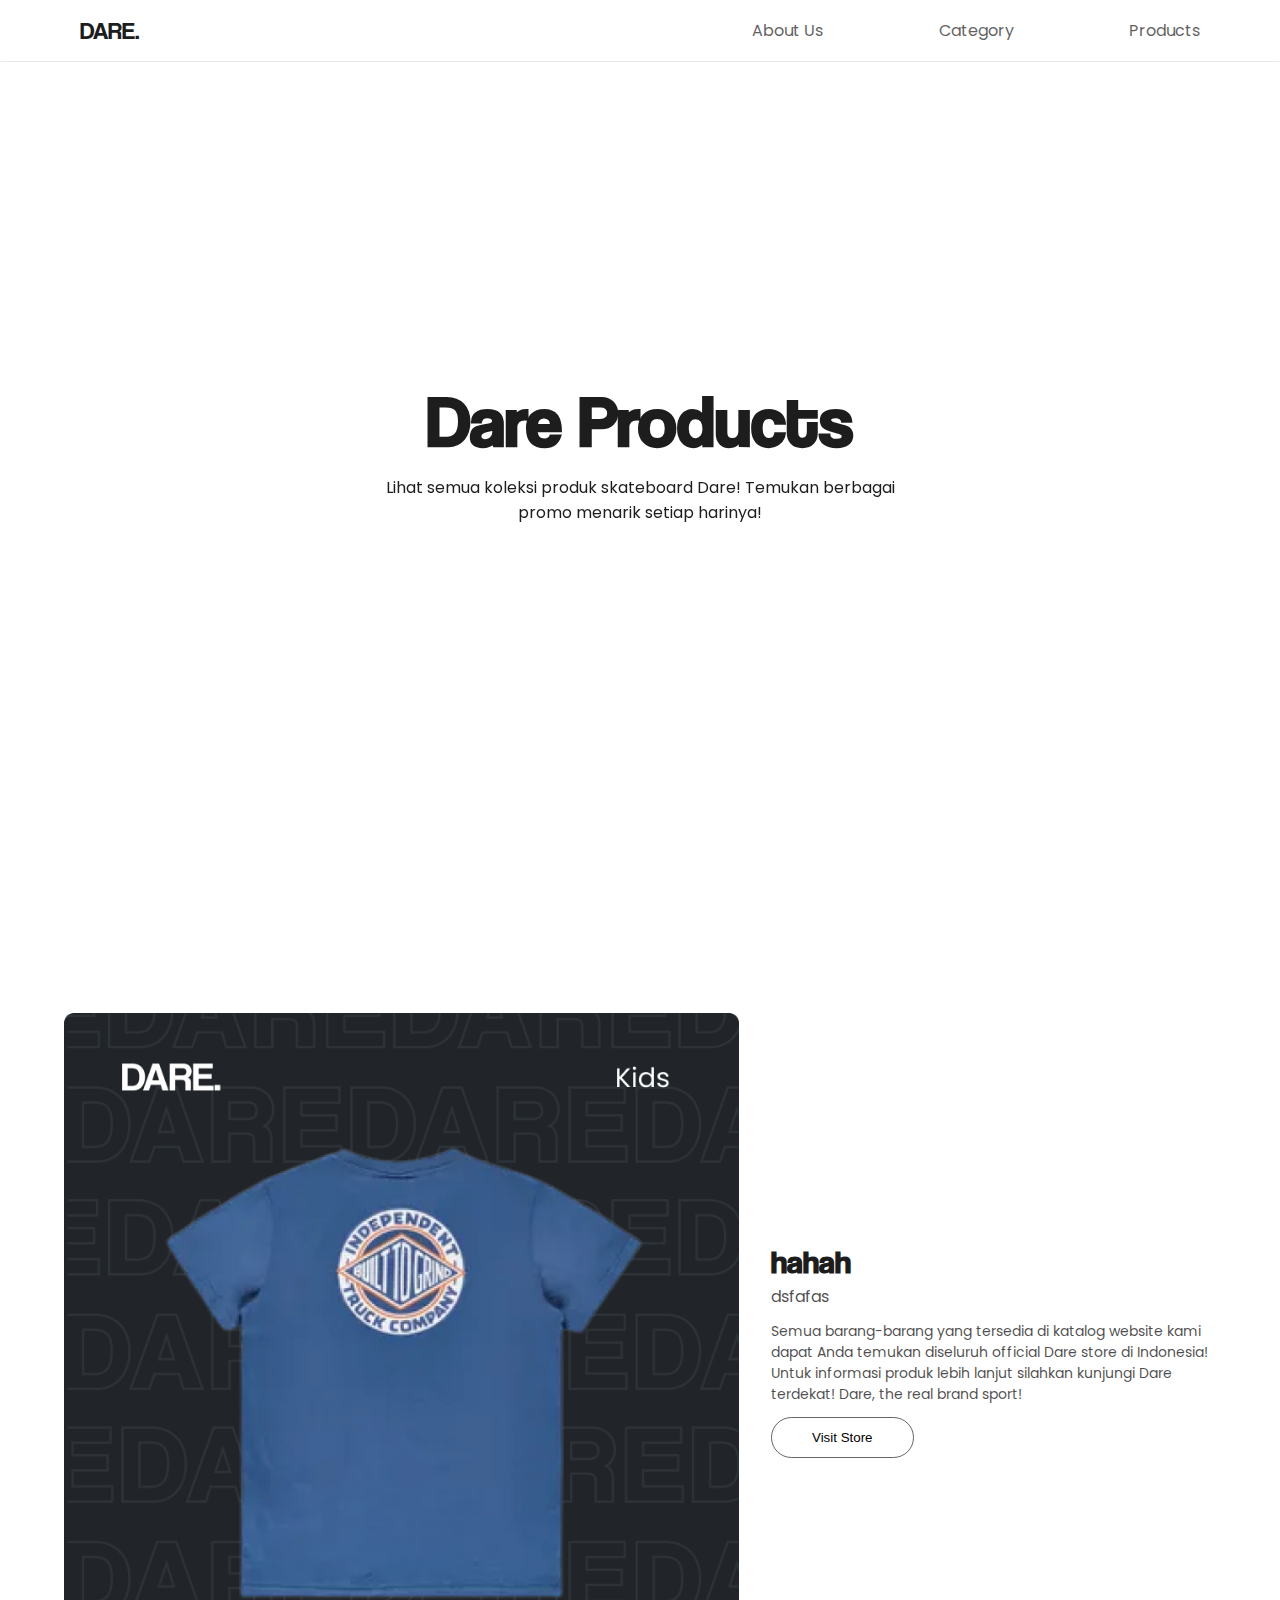
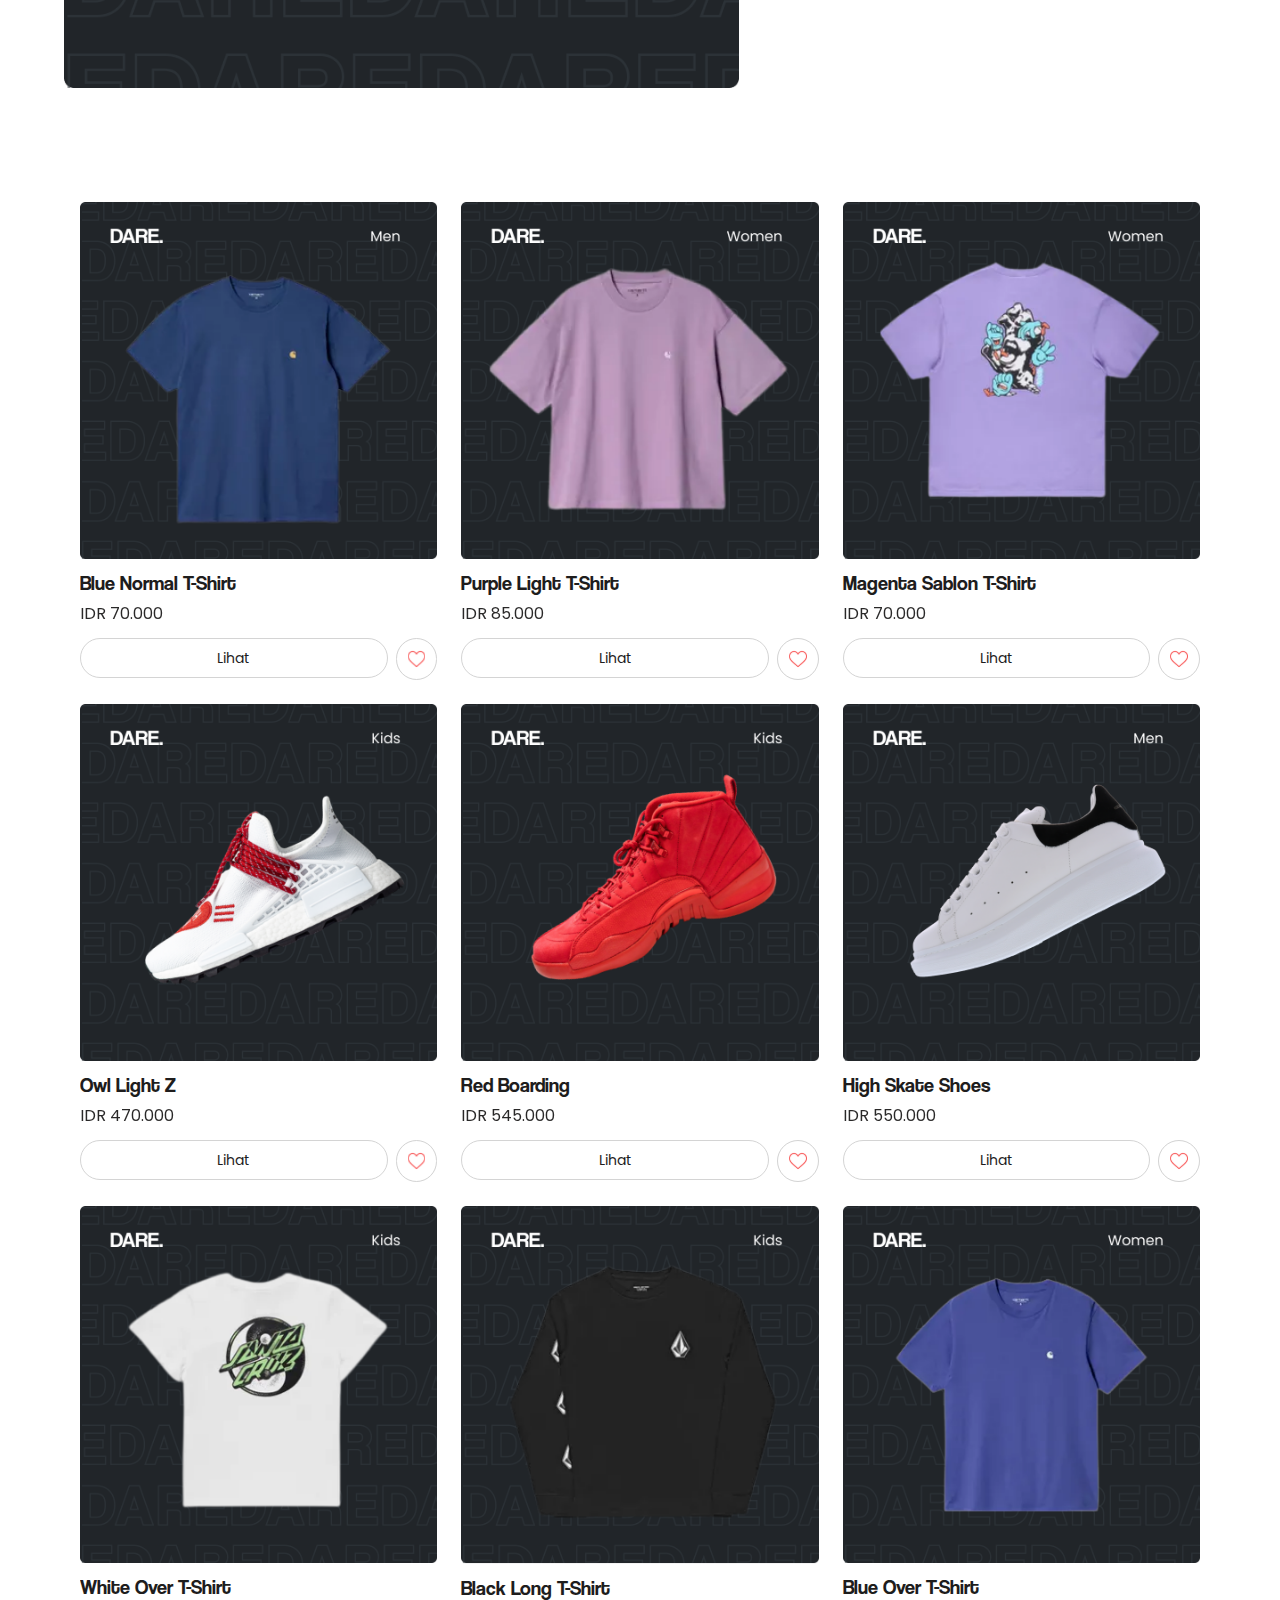
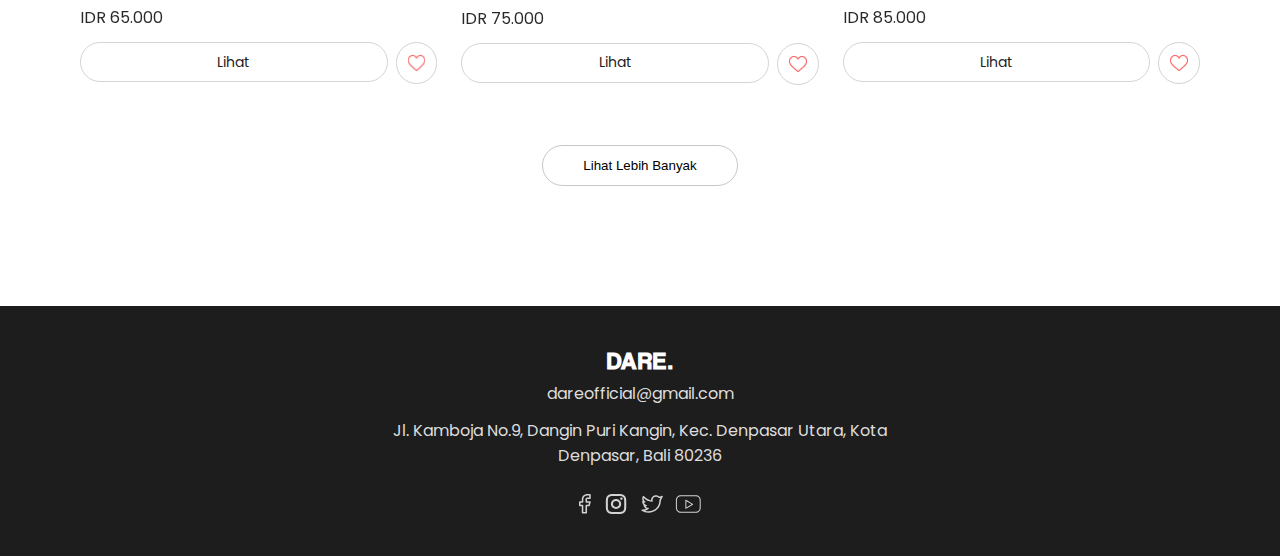
<file: dare/product.html>
<!DOCTYPE html>
<html lang="en">

<head>
  <meta charset="UTF-8">
  <meta name="viewport" content="width=device-width, initial-scale=1.0">
  <!-- My CSS -->
  <link rel="stylesheet" href="style.css">
  <!-- AOS -->
  <link rel="stylesheet" href="dist/aos.css">
  <title>DARE. | The real skateboards brand</title>
</head>

<body>
  <!-- NAV -->
  <nav>
    <div class="navCover">
      <a href="index.html">DARE.</a>
      <div class="ham">
        <span></span>
        <span></span>
        <span></span>
      </div>
      <div class="navList">
        <a href="about.html">About Us</a>
        <a href="category.html">Category</a>
        <a href="product.html">Products</a>
      </div>
    </div>
  </nav>
  <div class="mobile_nav">
    <div class="mobile_navList">
      <a href="about.html">About Us</a>
      <a href="category.html">Category</a>
      <a href="product.html">Products</a>
    </div>
  </div>
  <!-- END NAV -->
  <!-- HERO -->
  <section class="product">
    <h1 class="hero_title_fix" data-aos="fade" data-aos-duration="700"data-aos-delay="1000">Dare Products</h1>
    <div class="image"></div>
    <p class="hero_sub_fix" data-aos="fade" data-aos-duration="700"data-aos-delay="1700">Lihat semua koleksi produk skateboard Dare! Temukan berbagai promo menarik setiap harinya!</p>
  </section>
  <!-- END HERO -->
  <!-- MOVE TEXT -->
  <section class="move_text move_khusus move_produk">
    <h1>DARE YOUR OWN LIMITS</h1>
  </section>
  <!-- END MOVE TEXT -->
  <main>
    <div class="container">
      <section class="contianer_produk">
        <div class="nav_produk">
          <p class="current">All Produk</p>
        </div>
        <div class="box_produk">
          
          <div class="item_produk">
            <img src="assets/skateboard_2.png" alt="">
            <div class="detail_produk">
              <p class="name_product">White Pyramid Decks</p>
              <p class="price">IDR 165.000</p>
              <div class="action_area">
                <button class="look">Lihat</button>
                <button class="like"></button>
              </div>
            </div>
          </div>
          <div class="item_produk">
            <img src="assets/skateboard_3.png" alt="">
            <div class="detail_produk">
              <p class="name_product">Blue Sky Dekcs</p>
              <p class="price">IDR 175.000</p>
              <div class="action_area">
                <button class="look">Lihat</button>
                <button class="like"></button>
              </div>
            </div>
          </div>
          <div class="item_produk">
            <img src="assets/skateboard_1.png" alt="">
            <div class="detail_produk">
              <p class="name_product">Yellow Doodle Decks</p>
              <p class="price">IDR 165.000</p>
              <div class="action_area">
                <button class="look">Lihat</button>
                <button class="like"></button>
              </div>
            </div>
          </div>
          <div class="item_produk">
            <img src="assets/men_3.png" alt="">
            <div class="detail_produk">
              <p class="name_product">Blue Normal T-Shirt</p>
              <p class="price">IDR 70.000</p>
              <div class="action_area">
                <button class="look">Lihat</button>
                <button class="like"></button>
              </div>
            </div>
          </div>
          <div class="item_produk">
            <img src="assets/women_1.png" alt="">
            <div class="detail_produk">
              <p class="name_product">Purple Light T-Shirt</p>
              <p class="price">IDR 85.000</p>
              <div class="action_area">
                <button class="look">Lihat</button>
                <button class="like"></button>
              </div>
            </div>
          </div>
          <div class="item_produk">
            <img src="assets/women_3.png" alt="">
            <div class="detail_produk">
              <p class="name_product">Magenta Sablon T-Shirt</p>
              <p class="price">IDR 70.000</p>
              <div class="action_area">
                <button class="look">Lihat</button>
                <button class="like"></button>
              </div>
            </div>
          </div>
          <div class="item_produk">
            <img src="assets/kids_9.png" alt="">
            <div class="detail_produk">
              <p class="name_product">Owl Light Z</p>
              <p class="price">IDR 470.000</p>
              <div class="action_area">
                <button class="look">Lihat</button>
                <button class="like"></button>
              </div>
            </div>
          </div>
          <div class="item_produk">
            <img src="assets/kids_7.png" alt="">
            <div class="detail_produk">
              <p class="name_product">Red Boarding</p>
              <p class="price">IDR 545.000</p>
              <div class="action_area">
                <button class="look">Lihat</button>
                <button class="like"></button>
              </div>
            </div>
          </div>
          
          <div class="item_produk">
            <img src="assets/men_8.png" alt="">
            <div class="detail_produk">
              <p class="name_product">High Skate Shoes</p>
              <p class="price">IDR 550.000</p>
              <div class="action_area">
                <button class="look">Lihat</button>
                <button class="like"></button>
              </div>
            </div>
          </div>
          <div class="item_produk">
            <img src="assets/kids_2.png" alt="">
            <div class="detail_produk">
              <p class="name_product">White Over T-Shirt</p>
              <p class="price">IDR 65.000</p>
              <div class="action_area">
                <button class="look">Lihat</button>
                <button class="like"></button>
              </div>
            </div>
          </div>
          <div class="item_produk">
            <img src="assets/kids_3.png" alt="">
            <div class="detail_produk">
              <p class="name_product">Black Long T-Shirt</p>
              <p class="price">IDR 75.000</p>
              <div class="action_area">
                <button class="look">Lihat</button>
                <button class="like"></button>
              </div>
            </div>
          </div>
          <div class="item_produk">
            <img src="assets/women_2.png" alt="">
            <div class="detail_produk">
              <p class="name_product">Blue Over T-Shirt</p>
              <p class="price">IDR 85.000</p>
              <div class="action_area">
                <button class="look">Lihat</button>
                <button class="like"></button>
              </div>
            </div>
          </div>
        </div>
        <div class="box_produk box_lebih">
          <div class="item_produk">
            <img src="assets/men_1.png" alt="">
            <div class="detail_produk">
              <p class="name_product">White Sablon</p>
              <p class="price">IDR 85.000</p>
              <div class="action_area">
                <button class="look">Lihat</button>
                <button class="like"></button>
              </div>
            </div>
          </div>
          <div class="item_produk">
            <img src="assets/women_7.png" alt="">
            <div class="detail_produk">
              <p class="name_product">Liger Jacket Pocket</p>
              <p class="price">IDR 445.000</p>
              <div class="action_area">
                <button class="look">Lihat</button>
                <button class="like"></button>
              </div>
            </div>
          </div>
          <div class="item_produk">
            <img src="assets/kids_1.png" alt="">
            <div class="detail_produk">
              <p class="name_product">Blue Light T-Shirt</p>
              <p class="price">IDR 65.000</p>
              <div class="action_area">
                <button class="look">Lihat</button>
                <button class="like"></button>
              </div>
            </div>
          </div>
          <div class="item_produk">
            <img src="assets/skateboard_4.png" alt="">
            <div class="detail_produk">
              <p class="name_product">Red Grey Trucks</p>
              <p class="price">IDR 100.000</p>
              <div class="action_area">
                <button class="look">Lihat</button>
                <button class="like"></button>
              </div>
            </div>
          </div>
          <div class="item_produk">
            <img src="assets/skateboard_6.png" alt="">
            <div class="detail_produk">
              <p class="name_product">Blue Grey Trucks</p>
              <p class="price">IDR 100.000</p>
              <div class="action_area">
                <button class="look">Lihat</button>
                <button class="like"></button>
              </div>
            </div>
          </div>
          <div class="item_produk">
            <img src="assets/skateboard_5.png" alt="">
            <div class="detail_produk">
              <p class="name_product">Regular Trucks</p>
              <p class="price">IDR 80.000</p>
              <div class="action_area">
                <button class="look">Lihat</button>
                <button class="like"></button>
              </div>
            </div>
          </div>
          <div class="item_produk">
            <img src="assets/women_5.png" alt="">
            <div class="detail_produk">
              <p class="name_product">Long Over Beige</p>
              <p class="price">IDR 140.000</p>
              <div class="action_area">
                <button class="look">Lihat</button>
                <button class="like"></button>
              </div>
            </div>
          </div>
          <div class="item_produk">
            <img src="assets/men_4.png" alt="">
            <div class="detail_produk">
              <p class="name_product">Blue Jeans Over</p>
              <p class="price">IDR 140.000</p>
              <div class="action_area">
                <button class="look">Lihat</button>
                <button class="like"></button>
              </div>
            </div>
          </div>
          <div class="item_produk">
            <img src="assets/men_5.png" alt="">
            <div class="detail_produk">
              <p class="name_product">Beige Jeans Over</p>
              <p class="price">IDR 140.000</p>
              <div class="action_area">
                <button class="look">Lihat</button>
                <button class="like"></button>
              </div>
            </div>
          </div>
          <div class="item_produk">
            <img src="assets/men_9.png" alt="">
            <div class="detail_produk">
              <p class="name_product">Low White Shoes</p>
              <p class="price">IDR 450.000</p>
              <div class="action_area">
                <button class="look">Lihat</button>
                <button class="like"></button>
              </div>
            </div>
          </div>
          <div class="item_produk">
            <img src="assets/kids_8.png" alt="">
            <div class="detail_produk">
              <p class="name_product">Low Skateboard X</p>
              <p class="price">IDR 350.000</p>
              <div class="action_area">
                <button class="look">Lihat</button>
                <button class="like"></button>
              </div>
            </div>
          </div>
          <div class="item_produk">
            <img src="assets/men_7.png" alt="">
            <div class="detail_produk">
              <p class="name_product">Basic Shoes</p>
              <p class="price">IDR 345.000</p>
              <div class="action_area">
                <button class="look">Lihat</button>
                <button class="like"></button>
              </div>
            </div>
          </div>
        </div>
        <div class="box_produk box_lebih">
          <div class="item_produk">
            <img src="assets/skateboard_8.png" alt="">
            <div class="detail_produk">
              <p class="name_product">Skateboard Rainbow Bearing</p>
              <p class="price">IDR 150.000</p>
              <div class="action_area">
                <button class="look">Lihat</button>
                <button class="like"></button>
              </div>
            </div>
          </div>
          <div class="item_produk">
            <img src="assets/skateboard_7.png" alt="">
            <div class="detail_produk">
              <p class="name_product">Dragon Skateboard Wheel</p>
              <p class="price">IDR 350.000</p>
              <div class="action_area">
                <button class="look">Lihat</button>
                <button class="like"></button>
              </div>
            </div>
          </div>
          <div class="item_produk">
            <img src="assets/skateboard_9.png" alt="">
            <div class="detail_produk">
              <p class="name_product">Beige Griptape</p>
              <p class="price">IDR 90.000</p>
              <div class="action_area">
                <button class="look">Lihat</button>
                <button class="like"></button>
              </div>
            </div>
          </div>
          <div class="item_produk">
            <img src="assets/kids_5.png" alt="">
            <div class="detail_produk">
              <p class="name_product">White Pants X</p>
              <p class="price">IDR 110.000</p>
              <div class="action_area">
                <button class="look">Lihat</button>
                <button class="like"></button>
              </div>
            </div>
          </div>
          <div class="item_produk">
            <img src="assets/men_6.png" alt="">
            <div class="detail_produk">
              <p class="name_product">Short Beige</p>
              <p class="price">IDR 100.000</p>
              <div class="action_area">
                <button class="look">Lihat</button>
                <button class="like"></button>
              </div>
            </div>
          </div>
          <div class="item_produk">
            <img src="assets/kids_6.png" alt="">
            <div class="detail_produk">
              <p class="name_product">Beige Pants Y</p>
              <p class="price">IDR 110.000</p>
              <div class="action_area">
                <button class="look">Lihat</button>
                <button class="like"></button>
              </div>
            </div>
          </div>
          
          <div class="item_produk">
            <img src="assets/women_8.png" alt="">
            <div class="detail_produk">
              <p class="name_product">Black Jacket Wool</p>
              <p class="price">IDR 550.000</p>
              <div class="action_area">
                <button class="look">Lihat</button>
                <button class="like"></button>
              </div>
            </div>
          </div>
          <div class="item_produk">
            <img src="assets/men_3.png" alt="">
            <div class="detail_produk">
              <p class="name_product">Blue Normal T-Shirt</p>
              <p class="price">IDR 70.000</p>
              <div class="action_area">
                <button class="look">Lihat</button>
                <button class="like"></button>
              </div>
            </div>
          </div>
          <div class="item_produk">
            <img src="assets/women_7.png" alt="">
            <div class="detail_produk">
              <p class="name_product">Liger Jacket Pocket</p>
              <p class="price">IDR 445.000</p>
              <div class="action_area">
                <button class="look">Lihat</button>
                <button class="like"></button>
              </div>
            </div>
          </div>
          <div class="item_produk">
            <img src="assets/women_6.png" alt="">
            <div class="detail_produk">
              <p class="name_product">Long Kulot Grey</p>
              <p class="price">IDR 140.000</p>
              <div class="action_area">
                <button class="look">Lihat</button>
                <button class="like"></button>
              </div>
            </div>
          </div>
          <div class="item_produk">
            <img src="assets/kids_4.png" alt="">
            <div class="detail_produk">
              <p class="name_product">Grey Pants</p>
              <p class="price">IDR 110.000</p>
              <div class="action_area">
                <button class="look">Lihat</button>
                <button class="like"></button>
              </div>
            </div>
          </div>
          <div class="item_produk">
            <img src="assets/women_4.png" alt="">
            <div class="detail_produk">
              <p class="name_product">Blue Jeans Over</p>
              <p class="price">IDR 140.000</p>
              <div class="action_area">
                <button class="look">Lihat</button>
                <button class="like"></button>
              </div>
            </div>
          </div>
        </div>
        <button class="lebih satu">Lihat Lebih Banyak</button>
      </section>
      <section class="detial_produk_zoom">
        <div class="cover_move_zoom">
          <img src="assets/kids_1.png" alt="">
          <div class="text_zoom">
            <h1>hahah</h1>
            <p>dsfafas</p>
            <p>Semua barang-barang yang tersedia di katalog website kami dapat Anda temukan diseluruh official Dare store di Indonesia! Untuk informasi produk lebih lanjut silahkan kunjungi Dare terdekat! Dare, the real brand sport!</p>
            <a href="https://goo.gl/maps/6KUogW3UAE58aCVv6">
              <button>Visit Store</button>
            </a>
          </div>
        </div>
      </section>
    </div>
  </main>
  <footer>
    <h1>DARE.</h1>
    <p>dareofficial@gmail.com</p>
    <p>Jl. Kamboja No.9, Dangin Puri Kangin, Kec. Denpasar Utara, Kota Denpasar, Bali 80236</p>
    <img src="assets/sosmed.svg" alt="">
  </footer>
  
  </body>
  <script src="script.js"></script>
  <script src="dist/aos.js"></script>
  <script>
    AOS.init();
    setTimeout(() => {
      document.querySelector(".product .image").style.height = "50vh"

    }, 2500);
  </script>
  <script src="product.js"></script>
  </html>
</file>
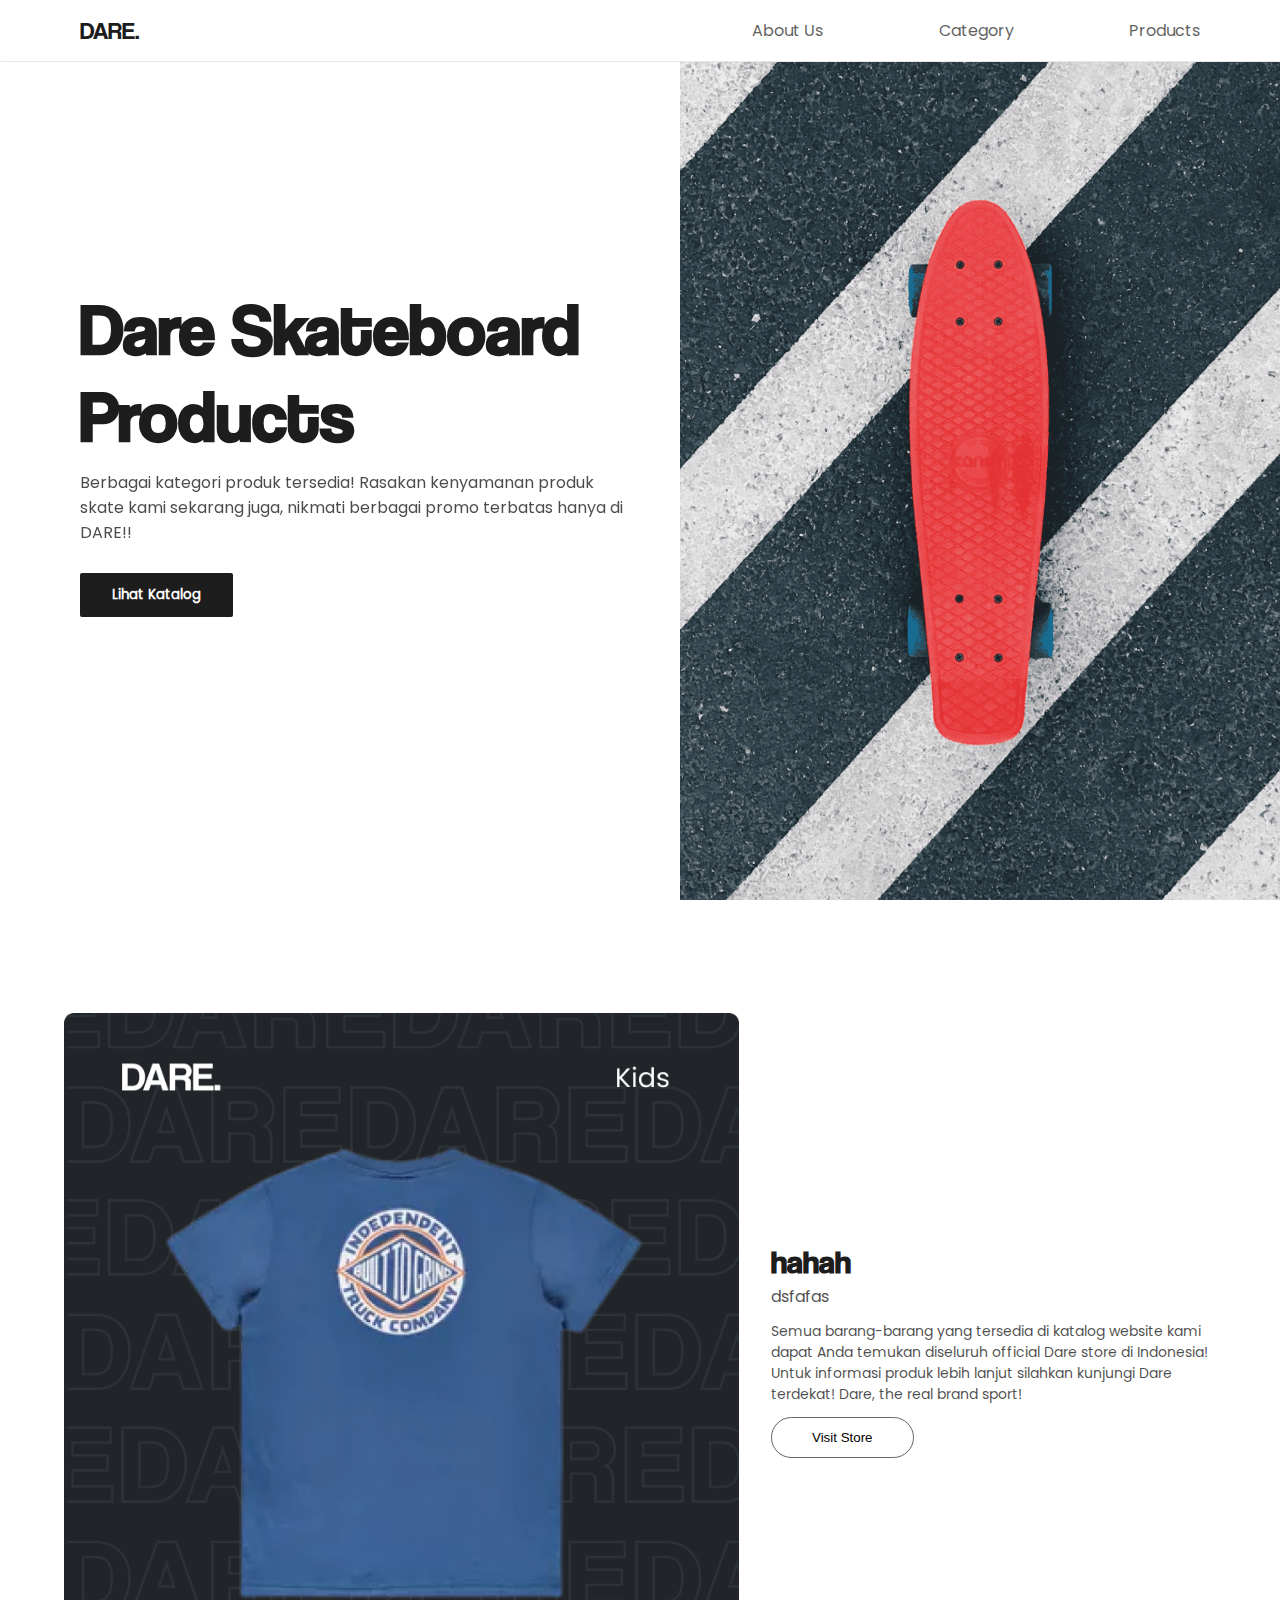
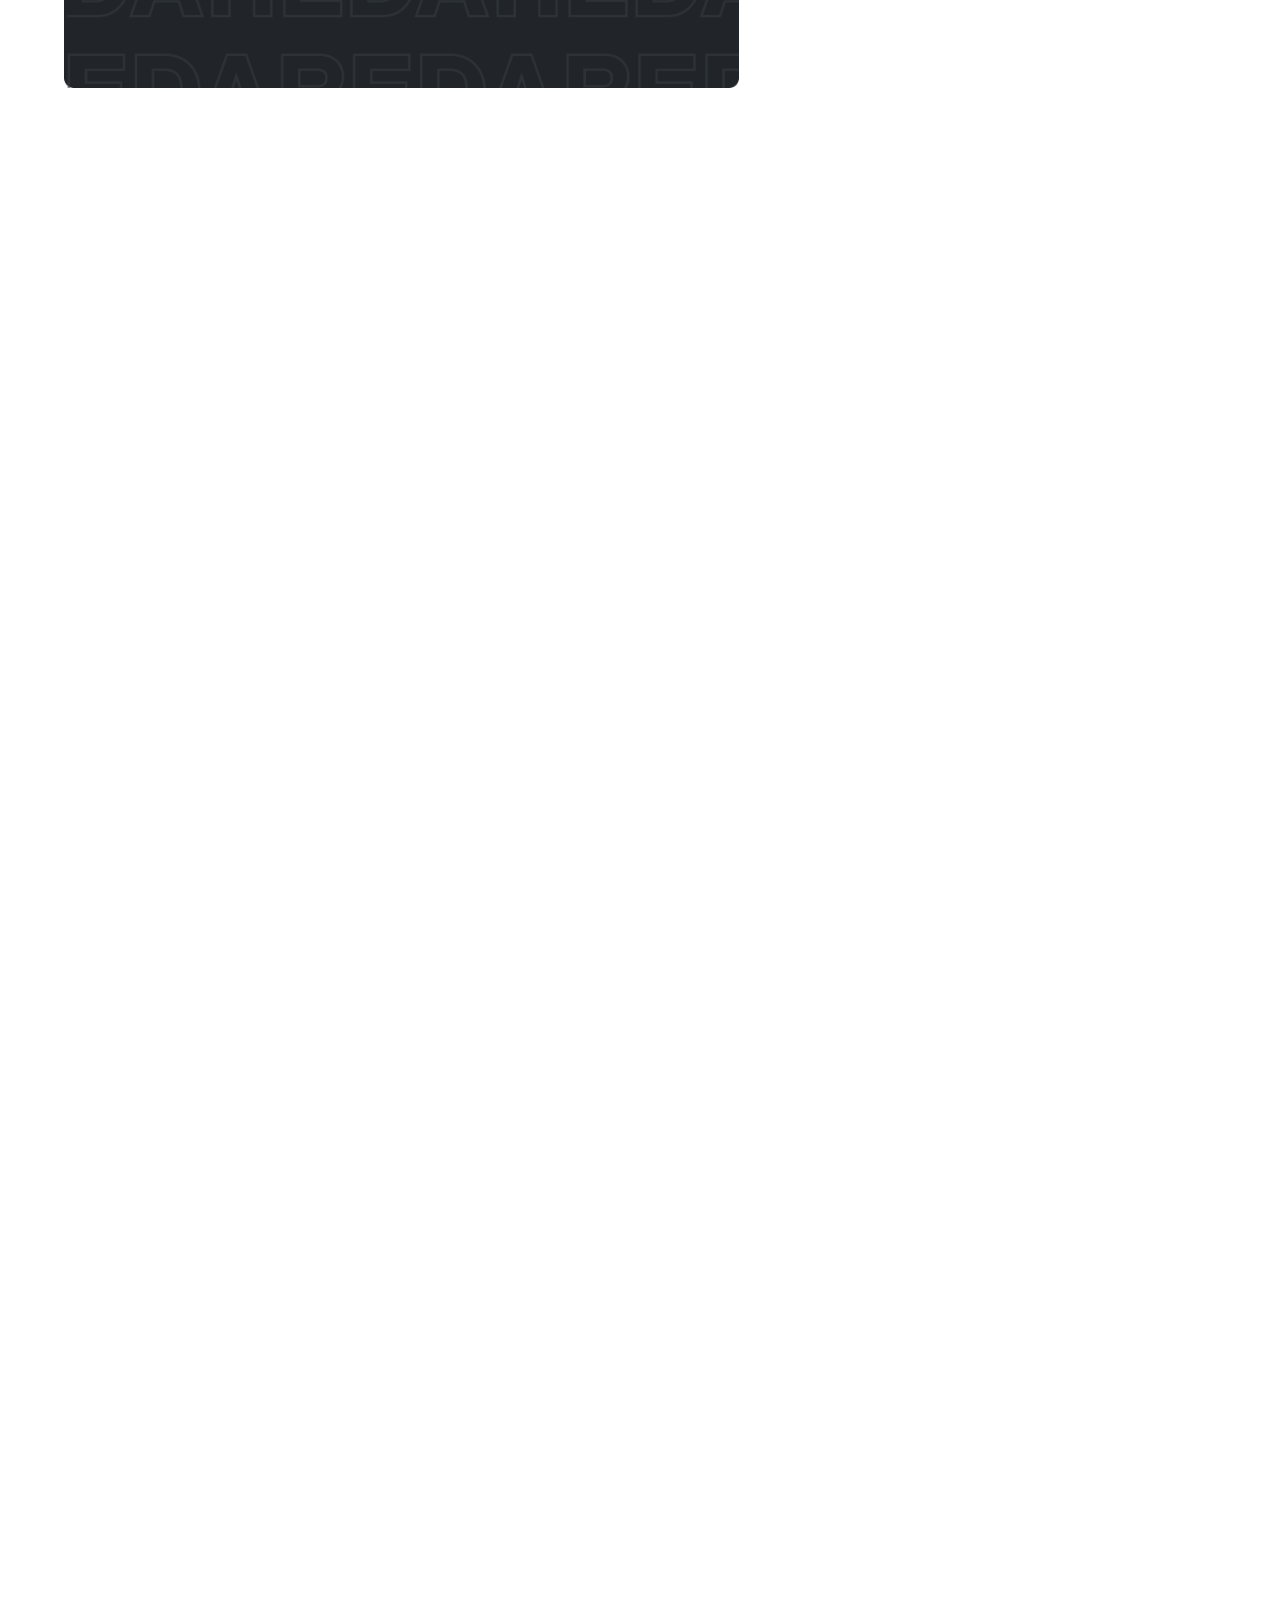
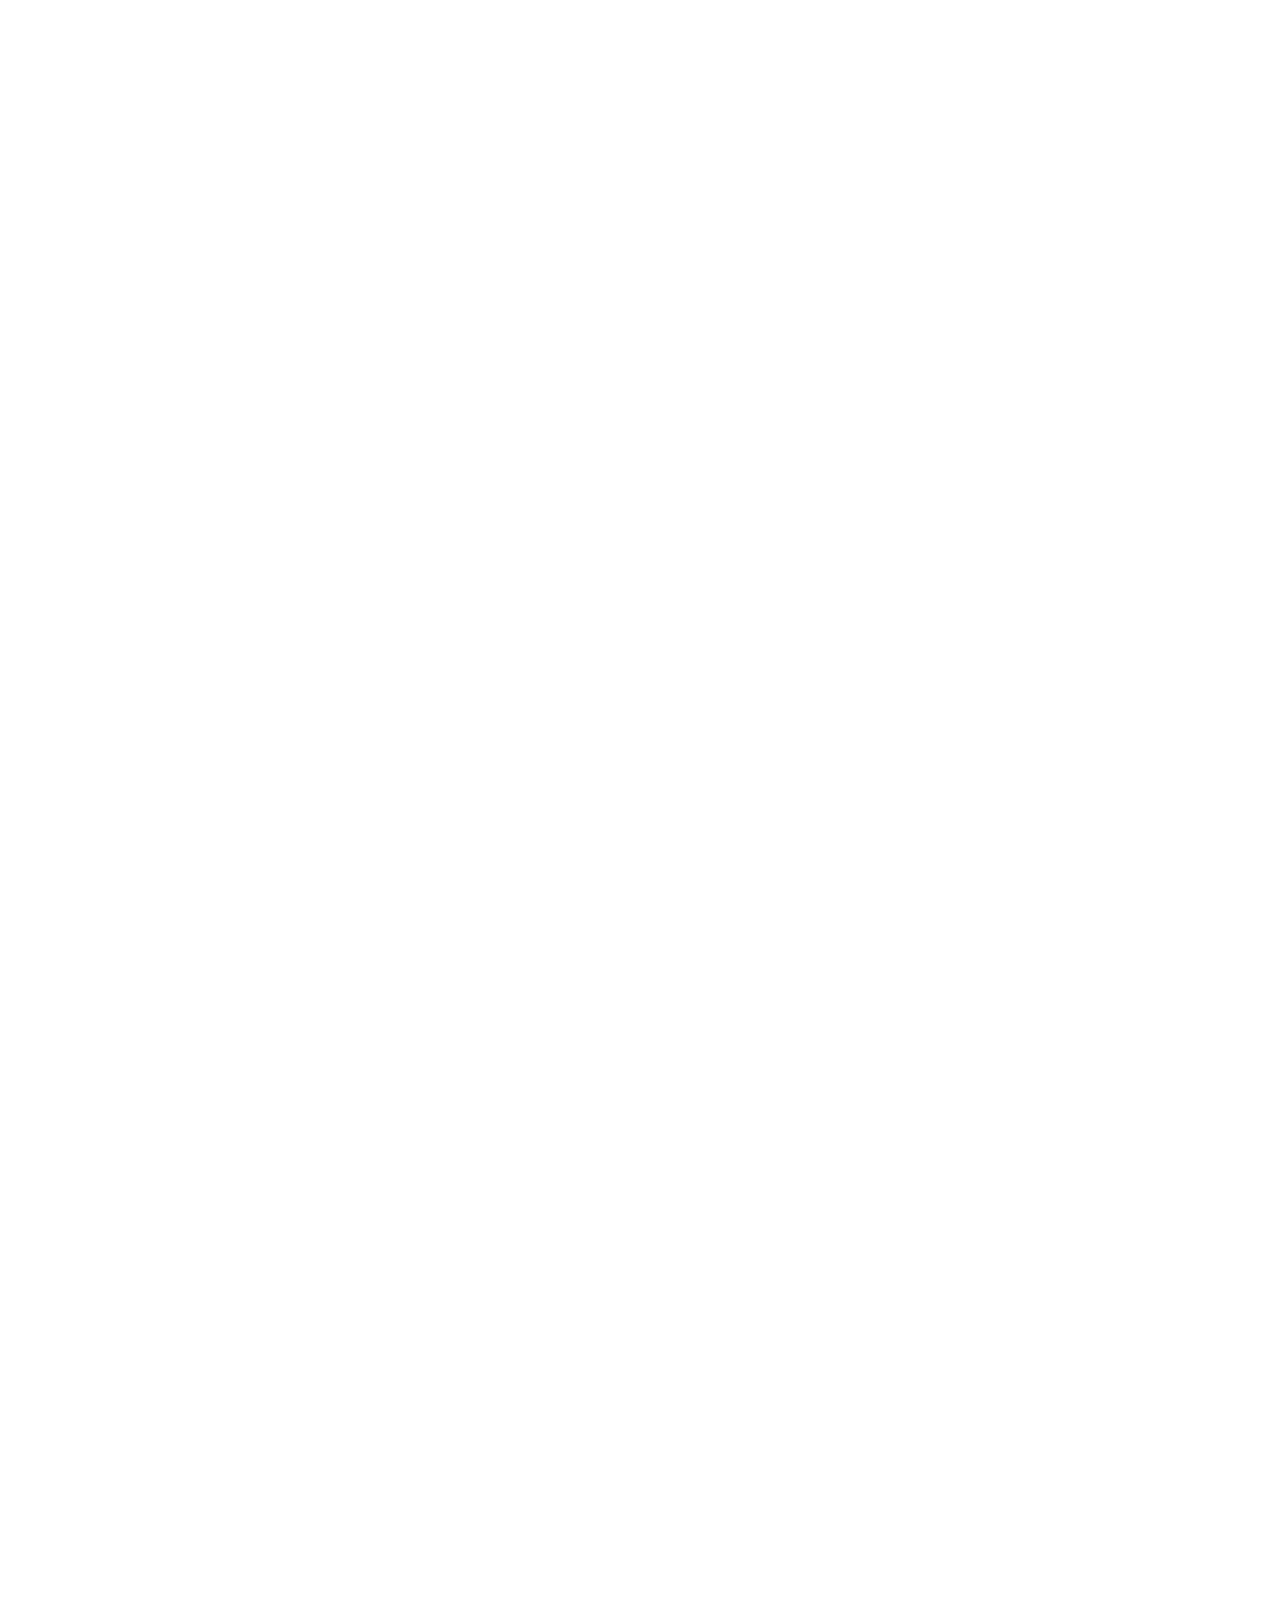
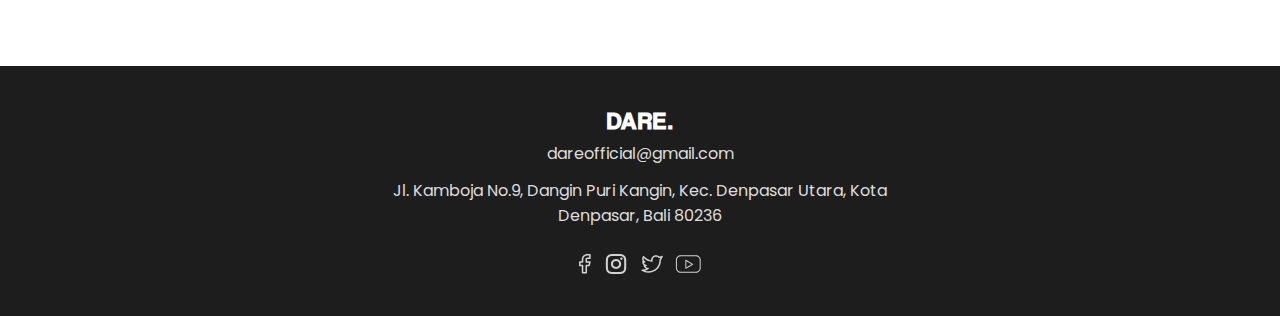
<file: dare/skateboard.html>
<!DOCTYPE html>
<html lang="en">

<head>
  <meta charset="UTF-8">
  <meta name="viewport" content="width=device-width, initial-scale=1.0">
  <!-- My CSS -->
  <link rel="stylesheet" href="style.css">
  <!-- CSS -->
  <link rel="stylesheet" href="dist/aos.css">
  <title>DARE. | The real skateboards brand</title>
</head>

<body>
  <!-- NAV -->
  <nav>
    <div class="navCover">
      <a href="index.html">DARE.</a>
      <div class="ham">
        <span></span>
        <span></span>
        <span></span>
      </div>
      <div class="navList">
        <a href="about.html">About Us</a>
        <a href="category.html">Category</a>
        <a href="product.html">Products</a>
      </div>
    </div>
  </nav>
  <div class="mobile_nav">
    <div class="mobile_navList">
      <a href="about.html">About Us</a>
      <a href="category.html">Category</a>
      <a href="product.html">Products</a>
    </div>
  </div>
  <!-- END NAV -->
  <!-- HERO -->
  <section class="hero_right skateboard">
    <div class="text_hero">
      <h1 class="hero_text" data-aos="fade-right" data-aos-duration="700"data-aos-delay="500">Dare Skateboard
        Products</h1>
      <p class="hero_sub" data-aos="fade-right" data-aos-duration="700"data-aos-delay="1000">Berbagai kategori produk tersedia! Rasakan kenyamanan produk skate kami sekarang juga, nikmati
        berbagai promo terbatas
        hanya di DARE!!</p>
      <a href="product.html" data-aos="fade-right" data-aos-duration="700"data-aos-delay="1500">
        <button>Lihat Katalog</button>
      </a>
    </div>
    <div class="image"></div>
  </section>
  <!-- END HERO -->
  <!-- MOVE TEXT -->
  <section class="move_text move_khusus">
    <h1>DARE YOUR OWN LIMITS</h1>
  </section>
  <!-- END MOVE TEXT -->
  <main>
    <div class="container">
      <!-- VERTICAL -->
      <section class="vertical">
        <div class="text_verti">
          <h1 data-aos="fade-right" data-aos-duration="700"data-aos-delay="500">Dare Skateboard
            Products Category</h1>
          <p data-aos="fade" data-aos-duration="700"data-aos-delay="1000">Lihat semua koleksi produk DARE khusus untuk pria! Model sederhana yang tetap trending untuk digunakan sehari-hari!
          Periksa seluruh produk kami sekarang juga!</p>
        </div>
        <div class="photo_verti" data-aos="fade-up" data-aos-duration="700"data-aos-delay="1500">
          <img src="assets/skateboard_verti_1.png" alt="">
          <img src="assets/skateboard_verti_2.png" alt="">
        </div>
      </section>
      <!-- END VERTICAL -->
      <!-- CLOTHING -->
      <section class="clothing">
        <h1 class="title_clothing" data-aos="fade-up" data-aos-duration="700"data-aos-delay="500">Dare Skateboard Decks</h1>
        <p class="sub_clothing" data-aos="fade-up" data-aos-duration="700"data-aos-delay="1000">Beragam pilihan deks skateboard</p>

        <div class="box_clothing" data-aos="fade-up" data-aos-duration="700"data-aos-delay="1500">
          <div class="item_clothing kartu">
            <img src="assets/skateboard_1.png" alt="">
            <div class="detail_clothing">
              <p class="name_product">Yellow Doodle Decks</p>
              <p class="price">IDR 165.000</p>
              <div class="action_area">
                <button class="look">Lihat</button>
                <button class="like"></button>
              </div>
            </div>
          </div>
          <div class="item_clothing kartu">
            <img src="assets/skateboard_2.png" alt="">
            <div class="detail_clothing">
              <p class="name_product">White Pyramid Decks</p>
              <p class="price">IDR 165.000</p>
              <div class="action_area">
                <button class="look">Lihat</button>
                <button class="like"></button>
              </div>
            </div>
          </div>
          <div class="item_clothing kartu">
            <img src="assets/skateboard_3.png" alt="">
            <div class="detail_clothing">
              <p class="name_product">Blue Sky Dekcs</p>
              <p class="price">IDR 175.000</p>
              <div class="action_area">
                <button class="look">Lihat</button>
                <button class="like"></button>
              </div>
            </div>
          </div>
        </div>
        <div class="navigation">
          <button class="left"></button>
          <button class="right"></button>
        </div>
      </section>
      <section class="clothing">
        <h1 class="title_clothing" data-aos="fade-up" data-aos-duration="700"data-aos-delay="500">Dare Skateboard Trucks</h1>
        <p class="sub_clothing" data-aos="fade-up" data-aos-duration="700"data-aos-delay="1000">Truks terbaik untuk Anda</p>

        <div class="box_clothing" data-aos="fade-up" data-aos-duration="700"data-aos-delay="1500">
          <div class="item_clothing kartu">
            <img src="assets/skateboard_4.png" alt="">
            <div class="detail_clothing">
              <p class="name_product">Red Grey Trucks</p>
              <p class="price">IDR 100.000</p>
              <div class="action_area">
                <button class="look">Lihat</button>
                <button class="like"></button>
              </div>
            </div>
          </div>
          <div class="item_clothing kartu">
            <img src="assets/skateboard_5.png" alt="">
            <div class="detail_clothing">
              <p class="name_product">Regular Trucks</p>
              <p class="price">IDR 80.000</p>
              <div class="action_area">
                <button class="look">Lihat</button>
                <button class="like"></button>
              </div>
            </div>
          </div>
          <div class="item_clothing kartu">
            <img src="assets/skateboard_6.png" alt="">
            <div class="detail_clothing">
              <p class="name_product">Blue Grey Trucks</p>
              <p class="price">IDR 100.000</p>
              <div class="action_area">
                <button class="look">Lihat</button>
                <button class="like"></button>
              </div>
            </div>
          </div>
        </div>
        <div class="navigation">
          <button class="left"></button>
          <button class="right"></button>
        </div>
      </section>
      <section class="clothing">
        <h1 class="title_clothing" data-aos="fade-up" data-aos-duration="700"data-aos-delay="500">Dare Other Skateboard</h1>
        <p class="sub_clothing" data-aos="fade-up" data-aos-duration="700"data-aos-delay="1000">Berbagai jenis keperluan skateboard yang mungkin Anda cari</p>

        <div class="box_clothing" data-aos="fade-up" data-aos-duration="700"data-aos-delay="1500">
          <div class="item_clothing kartu">
            <img src="assets/skateboard_7.png" alt="">
            <div class="detail_clothing">
              <p class="name_product">Dragon Skateboard Wheel</p>
              <p class="price">IDR 350.000</p>
              <div class="action_area">
                <button class="look">Lihat</button>
                <button class="like"></button>
              </div>
            </div>
          </div>
          <div class="item_clothing kartu">
            <img src="assets/skateboard_8.png" alt="">
            <div class="detail_clothing">
              <p class="name_product">Skateboard Rainbow Bearing</p>
              <p class="price">IDR 150.000</p>
              <div class="action_area">
                <button class="look">Lihat</button>
                <button class="like"></button>
              </div>
            </div>
          </div>
          <div class="item_clothing kartu">
            <img src="assets/skateboard_9.png" alt="">
            <div class="detail_clothing">
              <p class="name_product">Beige Griptape</p>
              <p class="price">IDR 90.000</p>
              <div class="action_area">
                <button class="look">Lihat</button>
                <button class="like"></button>
              </div>
            </div>
          </div>
        </div>
        <div class="navigation">
          <button class="left"></button>
          <button class="right"></button>
        </div>
      </section>
      <!-- END CLOTHING -->
      <section class="detial_produk_zoom">
        <div class="cover_move_zoom">
          <img src="assets/kids_1.png" alt="">
          <div class="text_zoom">
            <h1>hahah</h1>
            <p>dsfafas</p>
            <p>Semua barang-barang yang tersedia di katalog website kami dapat Anda temukan diseluruh official Dare store di
              Indonesia! Untuk informasi produk lebih lanjut silahkan kunjungi Dare terdekat! Dare, the real brand sport!</p>
            <a href="https://goo.gl/maps/6KUogW3UAE58aCVv6">
              <button>Visit Store</button>
            </a>
          </div>
        </div>
      </section>
      <!-- OTHER -->
      <section class="choose other">
        <div class="other_text">
          <h1 data-aos="fade-right" data-aos-duration="700"data-aos-delay="500">Other Dare
            Products Category</h1>
          <p data-aos="fade" data-aos-duration="700"data-aos-delay="1000">Lihat pula kategori lainnya dari produk DARE disini. Temukan kategori yang sesuai dengan dirimu dan mulai
            eksplor dirimu
            sendiri. DARE Your Own Limits!</p>
        </div>
        <div class="box_choose" data-aos="fade-up" data-aos-duration="700"data-aos-delay="1500">
          <a href="men.html">
            <div class="item_choose" style="background-image: url(assets/men.png);">
              <div class="name_choose">Men</div>
              <div class="deskripsi_choose">T-Shirt, Pants, Shoes</div>
            </div>
          </a>
          <a href="women.html">
            <div class="item_choose" style="background-image: url(assets/women.png);">
              <div class="name_choose">Women</div>
              <div class="deskripsi_choose">T-Shirt, Pants, Outer</div>
            </div>
          </a>
          <a href="kids.html">
            <div class="item_choose" style="background-image: url(assets/kids.png);">
              <div class="name_choose">Kids</div>
              <div class="deskripsi_choose">T-Shirt, Pants, Shoes</div>
            </div>
          </a>
        </div>
        <div class="navigation">
          <button class="left"></button>
          <button class="right"></button>
        </div>
      </section>
      <!-- END OTHER -->
    </div>
  </main>
  <footer>
    <h1>DARE.</h1>
    <p>dareofficial@gmail.com</p>
    <p>Jl. Kamboja No.9, Dangin Puri Kangin, Kec. Denpasar Utara, Kota Denpasar, Bali 80236</p>
    <img src="assets/sosmed.svg" alt="">
  </footer>

</body>
<script src="script.js"></script>
<script src="kategori.js"></script>
<script src="dist/aos.js"></script>
<script>
  AOS.init();
</script>
</html>
</file>
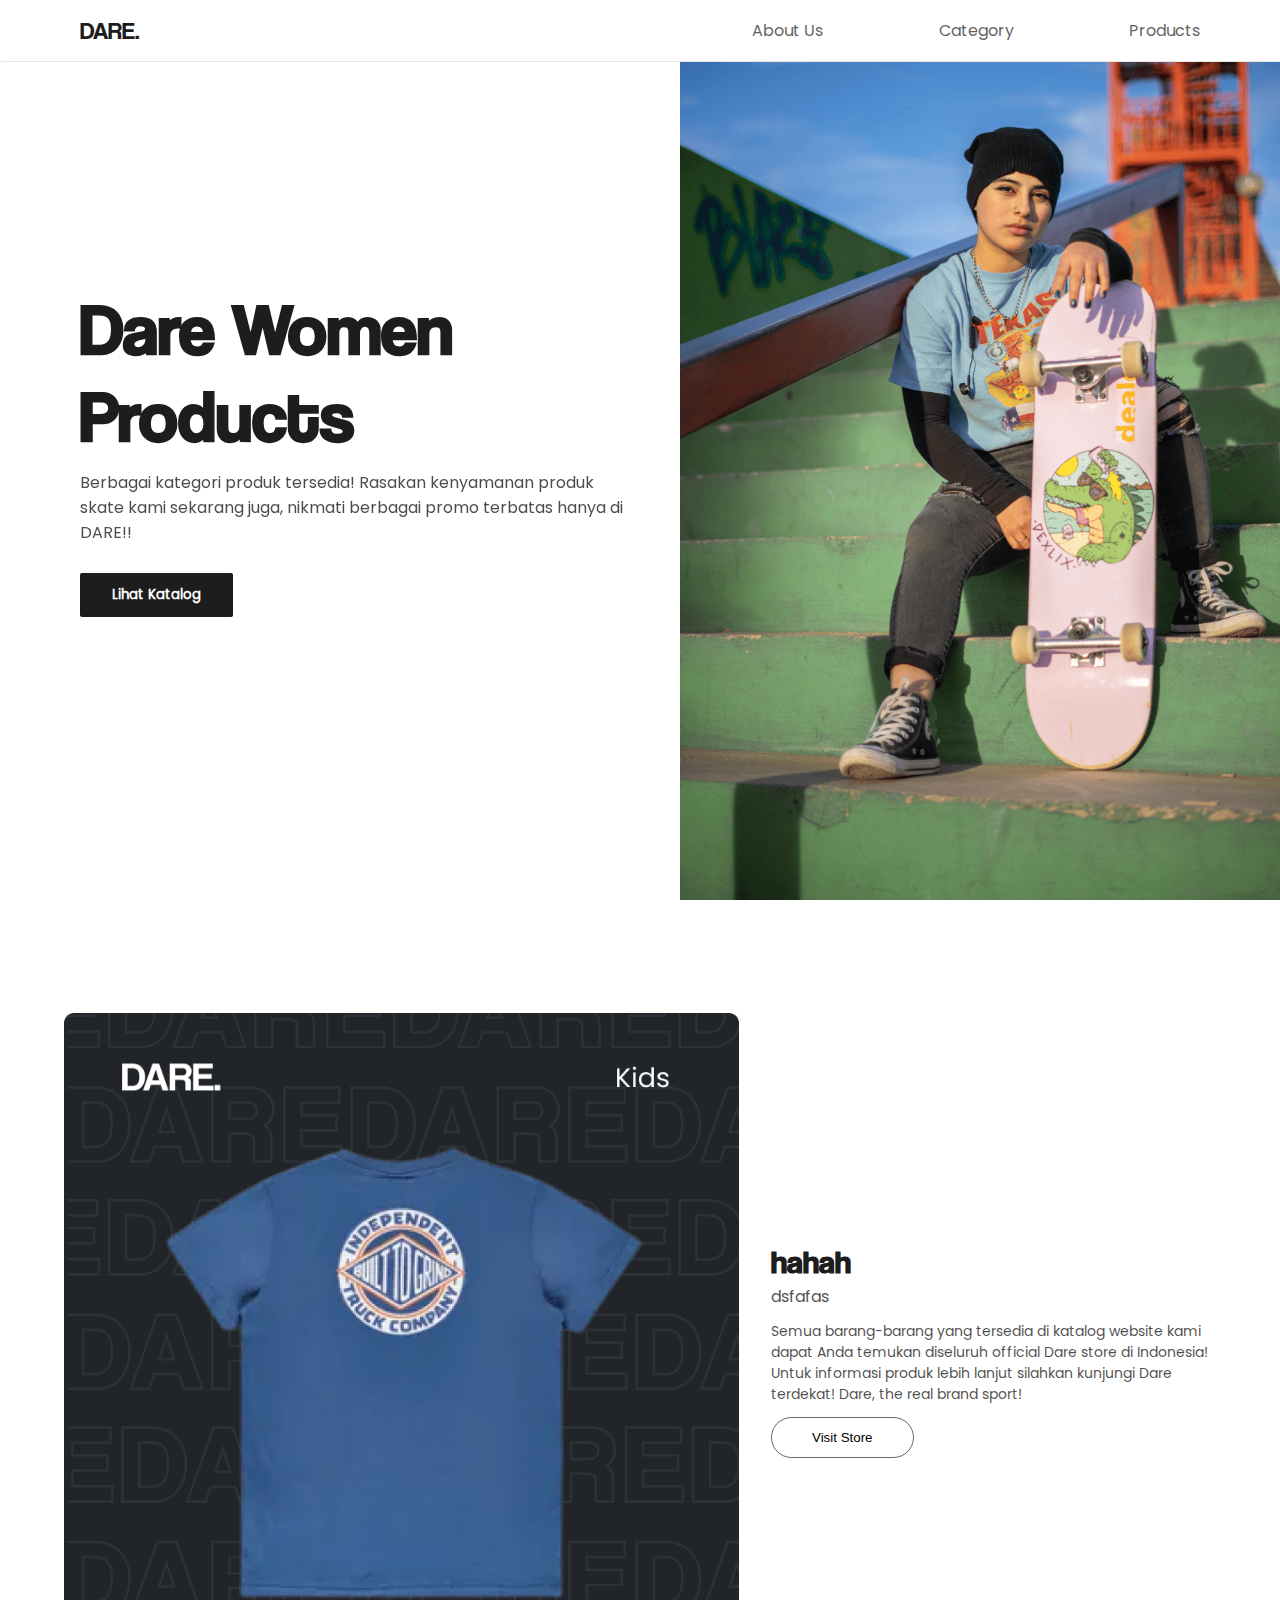
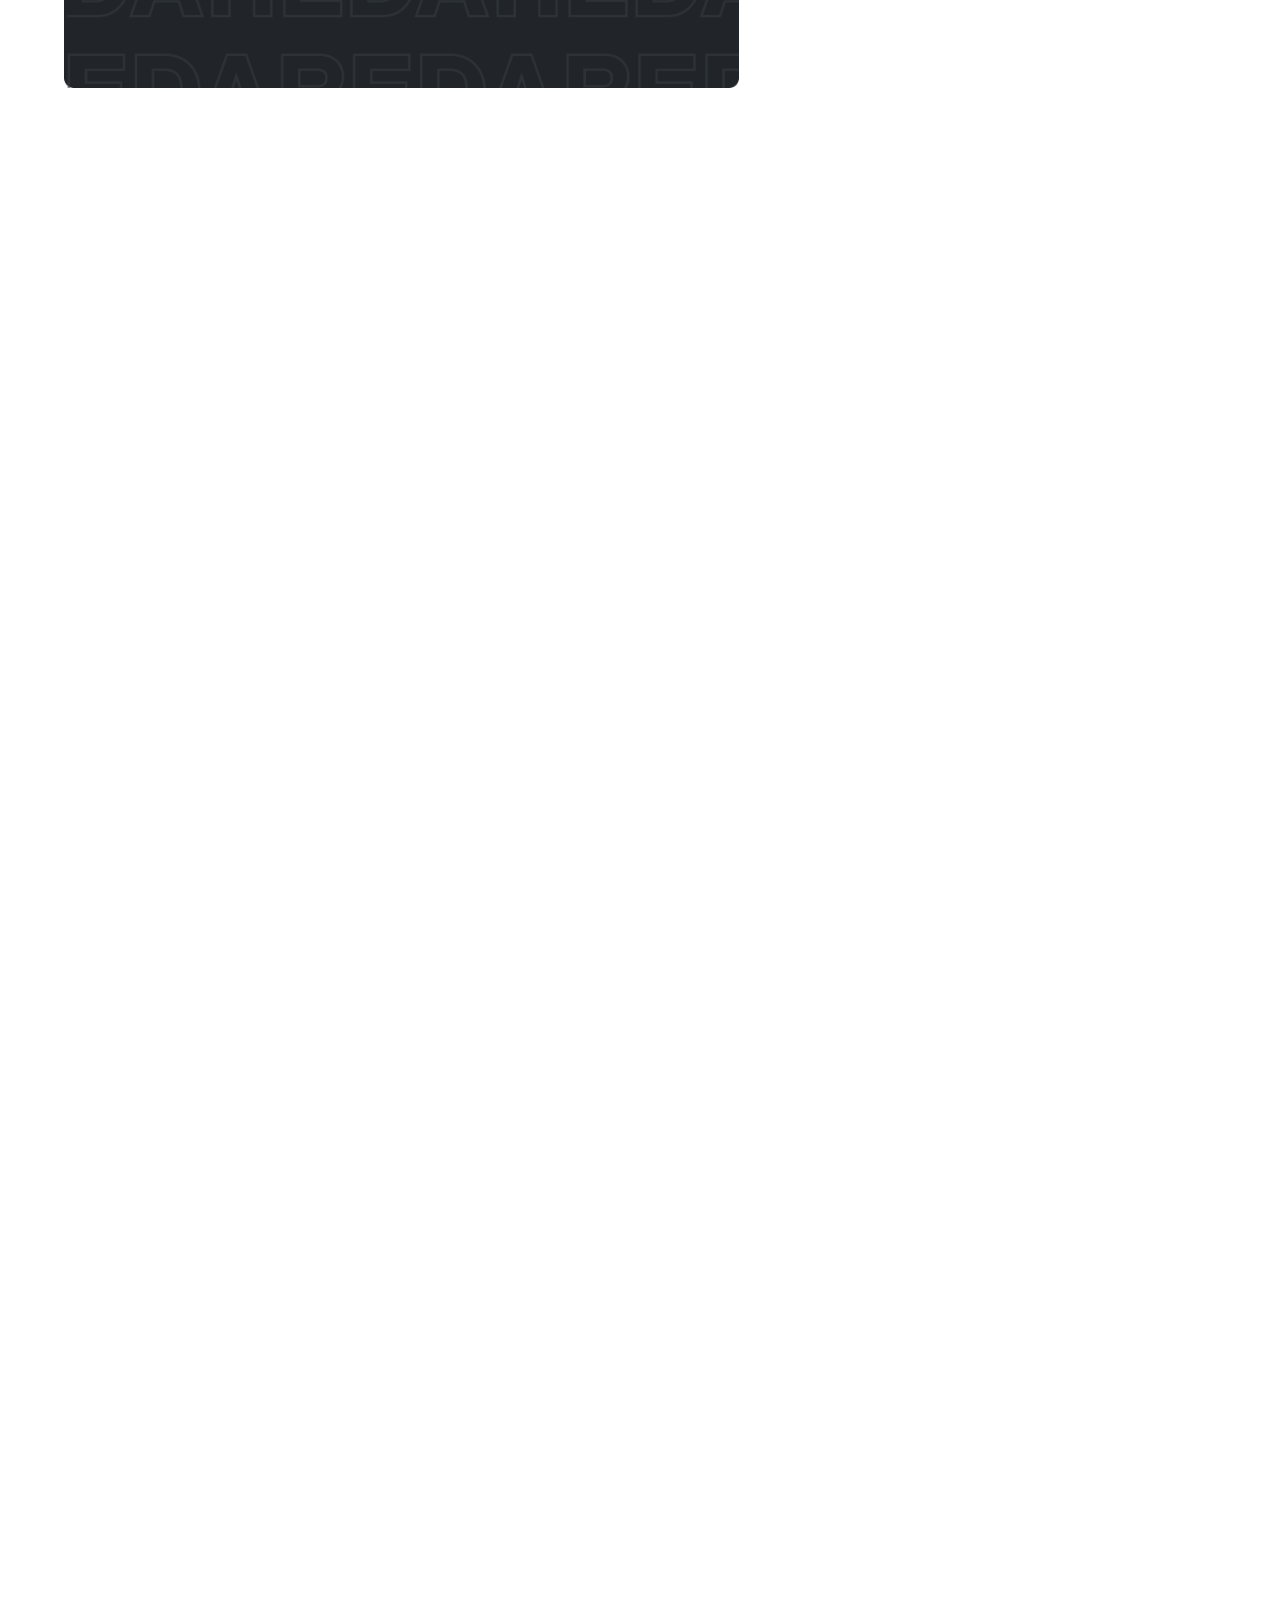
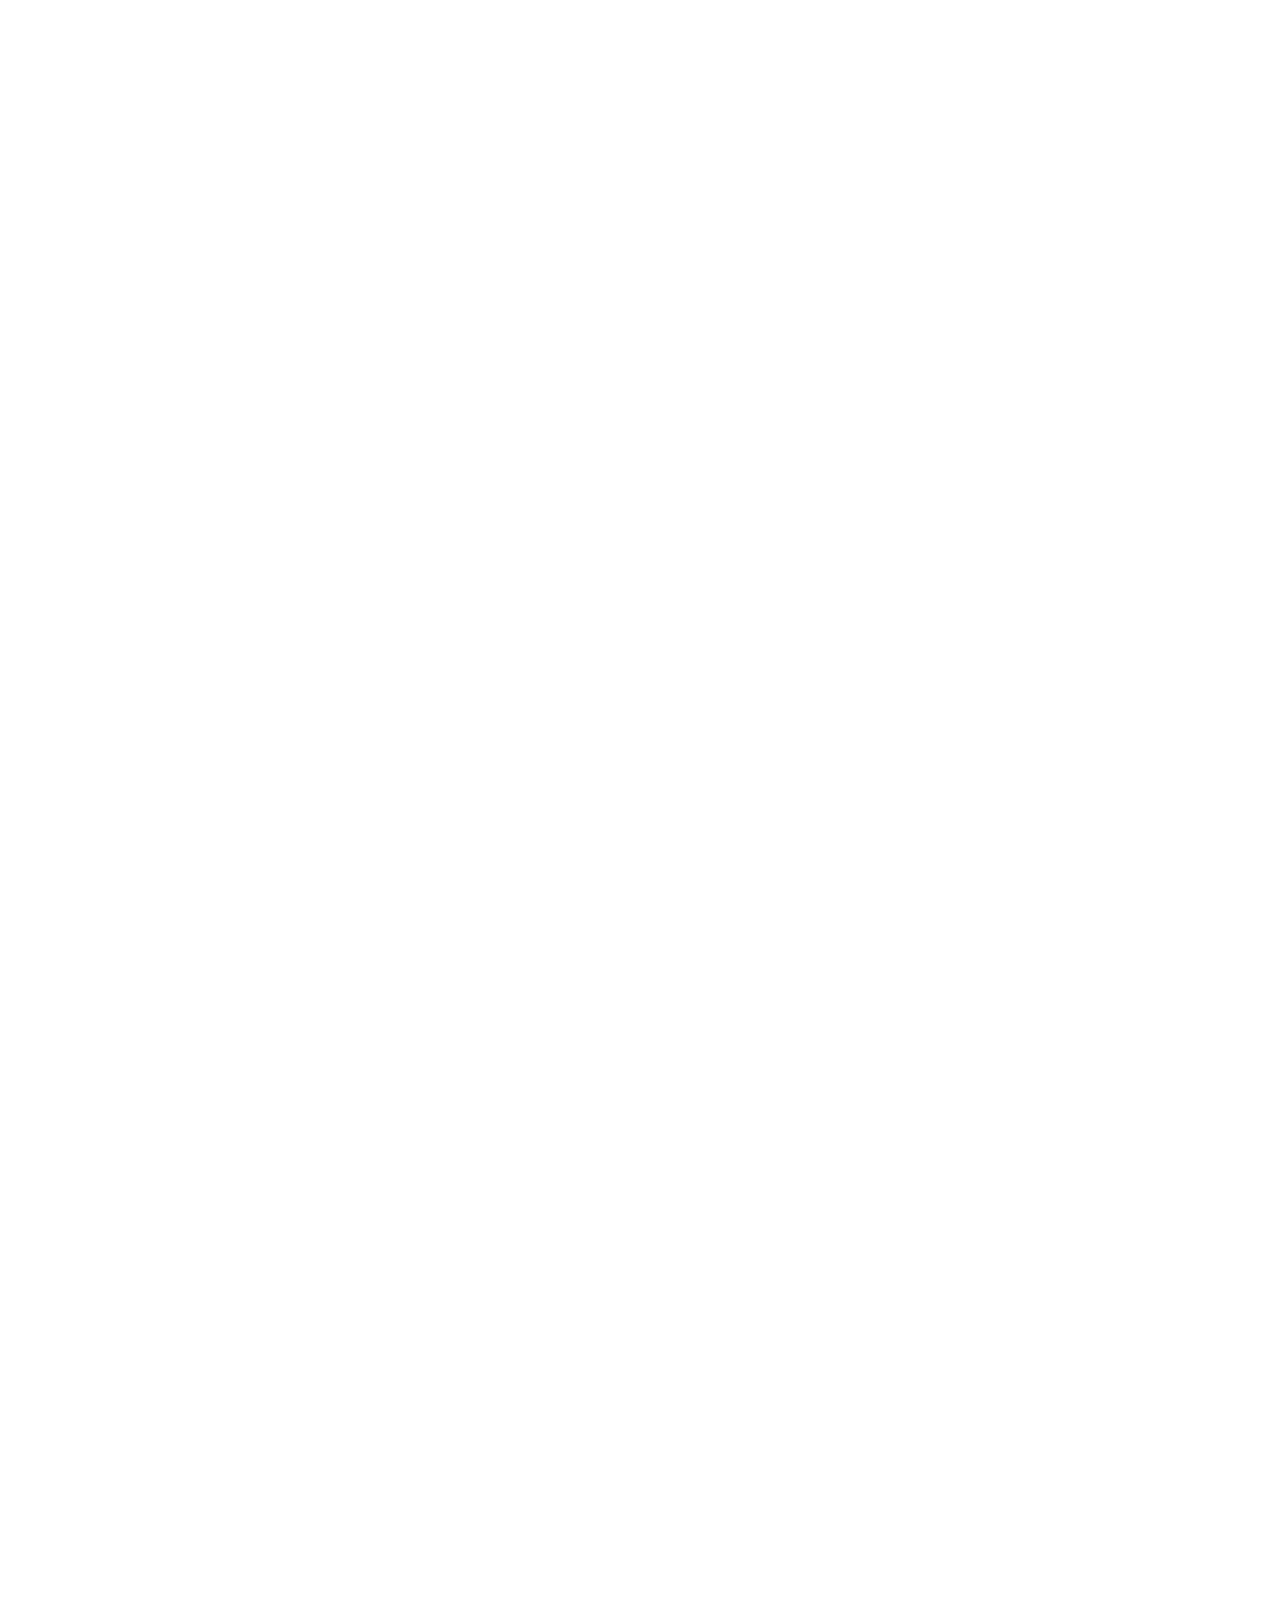
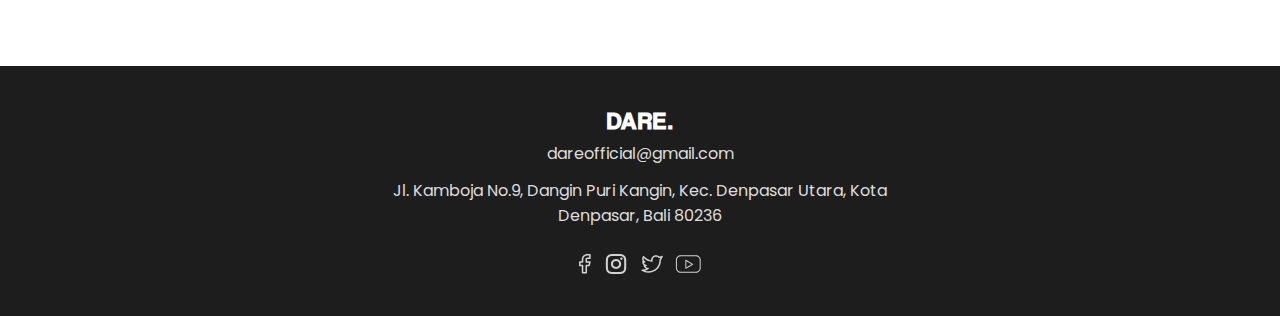
<file: dare/women.html>
<!DOCTYPE html>
<html lang="en">

<head>
  <meta charset="UTF-8">
  <meta name="viewport" content="width=device-width, initial-scale=1.0">
  <!-- My CSS -->
  <link rel="stylesheet" href="style.css">
  <!-- AOS -->
  <link rel="stylesheet" href="dist/aos.css">
  <title>DARE. | The real skateboards brand</title>
</head>

<body>
  <!-- NAV -->
  <nav>
    <div class="navCover">
      <a href="index.html">DARE.</a>
      <div class="ham">
        <span></span>
        <span></span>
        <span></span>
      </div>
      <div class="navList">
        <a href="about.html">About Us</a>
        <a href="category.html">Category</a>
        <a href="product.html">Products</a>
      </div>
    </div>
  </nav>
  <div class="mobile_nav">
    <div class="mobile_navList">
      <a href="about.html">About Us</a>
      <a href="category.html">Category</a>
      <a href="product.html">Products</a>
    </div>
  </div>
  <!-- END NAV -->
  <!-- HERO -->
  <section class="hero_right women">
    <div class="text_hero">
      <h1 class="hero_text hero_title_fix" data-aos="fade-right" data-aos-duration="700"data-aos-delay="500">Dare Women
        Products</h1>
      <p class="hero_sub hero_sub_fix" data-aos="fade-right" data-aos-duration="700"data-aos-delay="1000">Berbagai kategori produk tersedia! Rasakan kenyamanan produk skate kami sekarang juga, nikmati
        berbagai promo terbatas
        hanya di DARE!!</p>
      <a href="product.html" data-aos="fade-right" data-aos-duration="700"data-aos-delay="1500">
        <button>Lihat Katalog</button>
      </a>
    </div>
    <div class="image"></div>
  </section>
  <!-- END HERO -->
  <!-- MOVE TEXT -->
  <section class="move_text move_khusus">
    <h1>DARE YOUR OWN LIMITS</h1>
  </section>
  <!-- END MOVE TEXT -->
  <main>
    <div class="container">
      <!-- VERTICAL -->
      <section class="vertical">
        <div class="text_verti">
          <h1 data-aos="fade-right" data-aos-duration="700"data-aos-delay="500">Dare Women
            Products Category</h1>
          <p data-aos="fade" data-aos-duration="700"data-aos-delay="1000">Lihat semua koleksi produk DARE khusus untuk wanita! Model mewah yang tetap terlihat menarik dan tidak mencolok ketika
          dikenakan. Kenyaman tetap nomor satu!</p>
        </div>
        <div class="photo_verti" data-aos="fade-up" data-aos-duration="700"data-aos-delay="1500"> 
          <img src="assets/women_verti_1.png" alt="">
          <img src="assets/women_verti_2.png" alt="">
        </div>
      </section>
      <!-- END VERTICAL -->
      <!-- CLOTHING -->
      <section class="clothing">
        <h1 class="title_clothing" data-aos="fade-up" data-aos-duration="700"data-aos-delay="500">Dare Women Clothes</h1>
        <p class="sub_clothing" data-aos="fade-up" data-aos-duration="700"data-aos-delay="1000">Baju kaos polos, berpola cocok untuk skateboarding!</p>

        <div class="box_clothing" data-aos="fade-up" data-aos-duration="700"data-aos-delay="1500">
          <div class="item_clothing kartu">
            <img src="assets/women_1.png" alt="">
            <div class="detail_clothing">
              <p class="name_product">Purple Light T-Shirt</p>
              <p class="price">IDR 85.000</p>
              <div class="action_area">
                <button class="look">Lihat</button>
                <button class="like"></button>
              </div>
            </div>
          </div>
          <div class="item_clothing kartu">
            <img src="assets/women_2.png" alt="">
            <div class="detail_clothing">
              <p class="name_product">Blue Over T-Shirt</p>
              <p class="price">IDR 85.000</p>
              <div class="action_area">
                <button class="look">Lihat</button>
                <button class="like"></button>
              </div>
            </div>
          </div>
          <div class="item_clothing kartu">
            <img src="assets/women_3.png" alt="">
            <div class="detail_clothing">
              <p class="name_product">Magenta Sablon T-Shirt</p>
              <p class="price">IDR 70.000</p>
              <div class="action_area">
                <button class="look">Lihat</button>
                <button class="like"></button>
              </div>
            </div>
          </div>
        </div>
        <div class="navigation">
          <button class="left"></button>
          <button class="right"></button>
        </div>
      </section>
      <section class="clothing">
        <h1 class="title_clothing" data-aos="fade-up" data-aos-duration="700"data-aos-delay="500">Dare Women Pants</h1>
        <p class="sub_clothing" data-aos="fade-up" data-aos-duration="700"data-aos-delay="1000">Celana panjang cocok skateboarding</p>

        <div class="box_clothing" data-aos="fade-up" data-aos-duration="700"data-aos-delay="1500">
          <div class="item_clothing kartu">
            <img src="assets/women_4.png" alt="">
            <div class="detail_clothing">
              <p class="name_product">Blue Jeans Over</p>
              <p class="price">IDR 140.000</p>
              <div class="action_area">
                <button class="look">Lihat</button>
                <button class="like"></button>
              </div>
            </div>
          </div>
          <div class="item_clothing kartu">
            <img src="assets/women_5.png" alt="">
            <div class="detail_clothing">
              <p class="name_product">Long Over Beige</p>
              <p class="price">IDR 140.000</p>
              <div class="action_area">
                <button class="look">Lihat</button>
                <button class="like"></button>
              </div>
            </div>
          </div>
          <div class="item_clothing kartu">
            <img src="assets/women_6.png" alt="">
            <div class="detail_clothing">
              <p class="name_product">Long Kulot Grey</p>
              <p class="price">IDR 140.000</p>
              <div class="action_area">
                <button class="look">Lihat</button>
                <button class="like"></button>
              </div>
            </div>
          </div>
        </div>
        <div class="navigation">
          <button class="left"></button>
          <button class="right"></button>
        </div>
      </section>
      <section class="clothing">
        <h1 class="title_clothing" data-aos="fade-up" data-aos-duration="700"data-aos-delay="500">Dare Women Outer</h1>
        <p class="sub_clothing" data-aos="fade-up" data-aos-duration="700"data-aos-delay="1000">Berbagai jenis outer menarik</p>

        <div class="box_clothing" data-aos="fade-up" data-aos-duration="700"data-aos-delay="1500">
          <div class="item_clothing kartu">
            <img src="assets/women_7.png" alt="">
            <div class="detail_clothing">
              <p class="name_product">Liger Jacket Pocket</p>
              <p class="price">IDR 445.000</p>
              <div class="action_area">
                <button class="look">Lihat</button>
                <button class="like"></button>
              </div>
            </div>
          </div>
          <div class="item_clothing kartu">
            <img src="assets/women_8.png" alt="">
            <div class="detail_clothing">
              <p class="name_product">Black Jacket Wool</p>
              <p class="price">IDR 550.000</p>
              <div class="action_area">
                <button class="look">Lihat</button>
                <button class="like"></button>
              </div>
            </div>
          </div>
          <div class="item_clothing kartu">
            <img src="assets/women_9.png" alt="">
            <div class="detail_clothing">
              <p class="name_product">Magenta Long Sweeter</p>
              <p class="price">IDR 350.000</p>
              <div class="action_area">
                <button class="look">Lihat</button>
                <button class="like"></button>
              </div>
            </div>
          </div>
        </div>
        <div class="navigation">
          <button class="left"></button>
          <button class="right"></button>
        </div>
      </section>
      <section class="detial_produk_zoom">
        <div class="cover_move_zoom">
          <img src="assets/kids_1.png" alt="">
          <div class="text_zoom">
            <h1>hahah</h1>
            <p>dsfafas</p>
            <p>Semua barang-barang yang tersedia di katalog website kami dapat Anda temukan diseluruh official Dare store di
              Indonesia! Untuk informasi produk lebih lanjut silahkan kunjungi Dare terdekat! Dare, the real brand sport!</p>
            <a href="https://goo.gl/maps/6KUogW3UAE58aCVv6">
              <button>Visit Store</button>
            </a>
          </div>
        </div>
      </section>
      <!-- END CLOTHING -->
      <!-- OTHER -->
      <section class="choose other">
        <div class="other_text">
          <h1 data-aos="fade-right" data-aos-duration="700"data-aos-delay="500">Other Dare
            Products Category</h1>
          <p class="sub_sec_fix" data-aos="fade" data-aos-duration="700"data-aos-delay="1000">Lihat pula kategori lainnya dari produk DARE disini. Temukan kategori yang sesuai dengan dirimu dan mulai
            eksplor dirimu
            sendiri. DARE Your Own Limits!</p>
        </div>
        <div class="box_choose" data-aos="fade-up" data-aos-duration="700"data-aos-delay="1500">
          <a href="men.html">
            <div class="item_choose" style="background-image: url(assets/men.png);">
              <div class="name_choose">Men</div>
              <div class="deskripsi_choose">T-Shirt, Pants, Shoes</div>
            </div>
          </a>
          <a href="kids.html">
            <div class="item_choose" style="background-image: url(assets/kids.png);">
              <div class="name_choose">Kids</div>
              <div class="deskripsi_choose">T-Shirt, Pants, Shoes</div>
            </div>
          </a>
          <a href="skateboard.html">
            <div class="item_choose" style="background-image: url(assets/skateboard.png);">
              <div class="name_choose">Skateboard</div>
              <div class="deskripsi_choose">Decks, Trucks, Other</div>
            </div>
          </a>
        </div>
        <div class="navigation">
          <button class="left"></button>
          <button class="right"></button>
        </div>
      </section>
      <!-- END OTHER -->
    </div>
  </main>
  <footer>
    <h1>DARE.</h1>
    <p>dareofficial@gmail.com</p>
    <p>Jl. Kamboja No.9, Dangin Puri Kangin, Kec. Denpasar Utara, Kota Denpasar, Bali 80236</p>
    <img src="assets/sosmed.svg" alt="">
  </footer>

</body>
<script src="script.js"></script>
<script src="kategori.js"></script>
<script src="dist/aos.js"></script>
<script>
  AOS.init();
</script>
</html>
</file>
<file: Cek Khodam/style.css>
* {
    margin: 0;
    padding: 0;
    box-sizing: border-box;
    font-family: 'Franklin Gothic Medium', 'Arial Narrow', Arial, sans-serif;
}

body {
    background: url(img/WhatsApp\ Image\ 2024-01-11\ at\ 22.17.16_3aefa274.jpg) no-repeat;
    background-size: 50%;
    background-position: center;
}


.container {
    display: flex;
    align-items: center;
    flex-direction: column;
    gap: 20px;
    padding: 120px 32px;
    margin: 100px 320px;
    background: transparent;
    backdrop-filter: blur(15px);
    box-shadow: 2px 0px 2px 0px;
    border-radius: 12px;
    color: black;

}

.cek_kodam {
    display: flex;
    flex-direction: column;
    gap: 24px;
}

.nama {
    display: flex;
    flex-direction: row;
    font-size: 24px;
    gap: 8px;
}


input {
    padding: 10px 32px 10px 6px;
    border: none;
    border-radius: 8px;
    outline: none;
}



button {
    padding: 12px 32px;
    width: 100%;
    border: none;
    background-color: rgb(26, 56, 134);
    color: white;
    border-radius: 8px;
    cursor: pointer;
}

button:hover {
    background-color: rgb(50, 113, 184);
}

.footer {
    display: flex;
    justify-content: center;
    flex-direction: row;
    gap: 8px;
}

.footer a {
    text-decoration: none;
    color: rgb(35, 35, 160);
}

.footer a:hover {
    color: rgb(11, 11, 231);
}
</file>
<file: traavel/style.css>
/*
font-family: 'Balsamiq Sans', cursive;
font-family: 'Poppins', sans-serif;
*/
p{
  font-family: 'Poppins', sans-serif;
}
body{
  background-color: #fcfcfc;
}
.boxs{
  max-width: 100%;
  box-sizing: border-box;
  overflow: hidden;
  padding: 0 60px;
}
@media screen and (max-width:576px) {
  .boxs{
    padding: 0 20px;
  }
}
/* navbar */
nav {
  width: 100%;
  height: 65px;
  position: absolute;
  top: 20px;
  left: 0;
  z-index: 99;
  /* transition: 0.4s; */
}
.nav{
  display: flex ;
  justify-content: space-between;
  align-items: flex-start;
  height: 100%;
}
.nav .left-box{
  display: flex;
  justify-content: flex-start;
  align-items: center;
  text-align: center;
  height: 100%;
  flex: 5;
}
.nav .left-box a{
  text-decoration: none;
  color: white;
  font-family: 'Balsamiq Sans', cursive;
  font-size: 24px;
  font-weight: bold;
}
.nav .right-box{
  display: flex;
  justify-content: space-between;
  align-items: center;
  height: 100%;
  flex: 4;
}
.nav .right-box .link-box{
  display: flex;
  flex: 1 ;
  justify-content: center;
  align-items: center;
  color: white;
  font-family: 'Poppins', sans-serif;
  cursor: pointer;
  font-size: 14px;
}
.nav .right-box .link-box a{
  margin-bottom: 0;
  text-decoration: none;
  color: white;
}
.nav .right-box .link-box a:hover{
  font-weight: bold;
  font-size: 16px;
  transform: 0.3s;
}
.navOnScrolled{
  top: 0px;
  filter: drop-shadow(0px 1px 5px rgba(0, 0, 0, 0.35));
  position: fixed;
  /* transition: 0.5s; */
}
.navOnScrolled .nav .left-box a,
.navOnScrolled .nav .right-box .link-box a{
  background: linear-gradient(317.28deg, #16b1db -12%, #62cf7c 121.65%);
  -webkit-background-clip: text;
  -webkit-text-fill-color: transparent;
  text-shadow: 1px 1px 10px rgba(3, 194, 247, 0.2);
}
.navOnScrolled .ham-menu span{
  background: linear-gradient(317.28deg, #16b1db -12%, #62cf7c 121.65%);
}
.navOnScrolledCollor{
  background-color: white;
  transition: 0.4s;
}
.ham-menu{
  height: 50px;
  aspect-ratio: 1 / 1;
  display: flex;
  justify-content: space-evenly;
  align-items:center;
  padding: 10px;
  cursor: pointer;
  flex-direction: column;
  display: none;
}
.ham-menu span{
  width: 100%;
  height: 3px;
  border-radius: 3px;
  background-color: white;
  position: relative;
  display: block;
}
@media screen and (max-width:897px) {
  .nav .left-box{
    flex: 3;
  }
  .nav .right-box{
    flex: 5;
  }
  .nav .right-box .link-box{
    font-size: 12px;
  }
  .nav .left-box a{
    font-size: calc(12px * 1.618);
  }
  nav{
    height: 60px;
  }
}
@media screen and (max-width:576px){
  .nav .right-box .link-box{
    display: none;
  }
  .ham-menu{
    display: flex;
  }
  .nav .right-box{
    justify-content: flex-end;
  }
}

/* navbar ham menu animation */
.mobile-nav{
  width: 100vw;
  position: fixed;
  top: 0;
  left: 0;
  background-color: white;
  z-index: 10;
  height: 100vh;
  transform: translateX(100%);
  padding-top: 60px;
  transition: 0.5s;
  display: flex;
  justify-content: space-around;
  align-items: center;
  flex-direction: column;
}
.mobile-nav .link-box{
  width: 100%;
  height: calc(100% / 5);
  display: flex;
  justify-content: center;
  align-items: center;
}
.mobile-nav .link-box a{
  text-decoration: none;
  font-size: 18px;
  font-weight: bold;
  background: linear-gradient(317.28deg, #16b1db -12%, #62cf7c 121.65%);
  -webkit-background-clip: text;
  -webkit-text-fill-color: transparent;
  text-shadow: 1px 1px 10px rgb(3 194 247 / 20%);
  font-family: 'Poppins', sans-serif;
}
/* navbar */
/* hero section */
.hero-section{
  width: 100%;
  height: 100vh;
  max-height: 1280px;
  background-image: url(img/visualsofdana-uwIRTJuTfkc-unsplash.jpg);
  background-image: url(img/polina-kuzovkova-fqANqUaJ-1Y-unsplash.jpg);
  background-size: cover;
  background-attachment: fixed;
  position: relative;
  z-index: 1;
  background-position: center;
}
.hero-section::after{
  content: "";
  width: 100%;
  height: 100%;
  position: absolute;
  top: 0;
  left: 0;
  background: linear-gradient(162.45deg, rgba(0, 0, 0, 0.4) 0%, rgba(0, 0, 0, 0.1) 109.6%);
  backdrop-filter: blur(2px);
  z-index: 2;
}
.hero-text{
  width: 100%;
  height: 100vh;
  display: flex;
  flex-direction: column;
  justify-content: center;
  position: relative;
  top: -20px;
  z-index: 3;
  color: white;
  width: 56vw;
}
.hero-text h1{
  font-size: calc(24px * 1.618);
  font-family: 'Balsamiq Sans', cursive;
font-family: 'Poppins', sans-serif;

  /* text-shadow: 1px 2px 1px rgba(0, 0, 0, 0.25) */
}
.hero-text h1 span{
  /* background: linear-gradient(94.68deg, #F9C823 -9.66%, #FC506E 109.41%); */
  background: linear-gradient(317.28deg, #16b1db -12%, #62cf7c 121.65%);
  -webkit-background-clip: text;
  -webkit-text-fill-color: transparent;
  font-weight: bold;
}
.hero-text p{
  font-size: 18px;
  margin-right: 50px;
}
.hero-text button{
  width: 160px;
  aspect-ratio: 16 / 4;
  border: none;
  border-radius: 3px;
  color: white;
  background: linear-gradient(94.68deg, #F9C823 -9.66%, #FC506E 109.41%);
  background: linear-gradient(317.28deg, #16b1db -12%, #62cf7c 121.65%);
  font-weight: bold;
  font-size: 14px;
  font-family: 'Poppins', sans-serif;
}
@media screen and (max-width:562px) {
  .hero-text{
    top: -40px;
    width: 100vw !important;
  }
  .hero-text h1{
    font-size: calc(13px * 1.618);
    margin-bottom: 10px;
  }
  .hero-text p{
    font-size: 13px;
    margin-bottom: 10px;
  }
  .hero-text button{
    width: 120px;
    aspect-ratio: 16 / 4;
    font-size: 13px;
  }
}
@media screen and (max-width:897px) {
  .hero-text{
    top: -30px;
    width: 85vw;
  }
  .hero-text h1{
    font-size: calc(18px * 1.618);
    margin-bottom: 10px;
  }
  .hero-text p{
    font-size: 14px;
    margin-bottom: 10px;
  }
  .hero-text button{
    width: 140px;
    aspect-ratio: 16 / 4;
    font-size: 14px;
    
  }
}
/* end hero section */
/* about */
#about-us{
  padding-top: 75px;
  width: 100%;
  height: fit-content;
}
.about{
  display: flex;
  flex-direction: row;
  justify-content: center;
  align-items: center;
}
.title-mobile{
  display: none;
}
.about .left-about h1{
  font-family: 'Poppins', sans-serif;
  font-weight: bold;
  font-size: 32px;
  margin-bottom: 20px;
}
.about .bottom-about{
  display: flex;
  width: 100%;
  justify-content: center;
  /* align-items: center; */
  margin-top: 30px;
}
.about .bottom-about .left-about{
  flex: 3;
  padding-right: 10px;
  font-size: 18px;
  display: flex;
  flex-direction: column;
  /* justify-content: center; */
}
.bottom-about .left-about button{
  width: 160px;
  aspect-ratio: 16 / 4;
  border: none;
  border-radius: 3px;
  color: white;
  background: linear-gradient(94.68deg, #F9C823 -9.66%, #FC506E 109.41%);
  background: linear-gradient(317.28deg, #16b1db -12%, #62cf7c 121.65%);
  font-weight: bold;
  font-size: 14px;
  font-family: 'Poppins', sans-serif;
  box-shadow: 0px 0px 20px #aaeafc;
  transition: 0.3s;
}
.bottom-about .left-about button:hover{
  transition: 0.3s;
  box-shadow: 0px 0px 25px #25d0ff;
}
.about .bottom-about .right-about{
  /* overflow: hidden; */
  flex: 3;
  margin-left: 20px;
}
.about .bottom-about .right-about img{
  max-width: 100%;
  border-radius: 7px;
}
.img-about-info{
  width: 100%;
  display: flex;
  justify-content: space-between;
  align-items: center;
  margin-top: 7px;
}
.img-about-info p{
  white-space: nowrap;
  margin: 0 10px;
  color: #5A5A5A;
}
.img-about-info .line{
  width: 100%;
  display: flex;
  justify-content: center;
  align-items: center;
}
.img-about-info .line span{
  width: 100%;
  height: 3px;
  /* background: linear-gradient(317.28deg, #16b1db -12%, #62cf7c 121.65%); */
  background-color: #CECECE;
  border-radius: 3px;
}
@media screen and (max-width:976px) {
  .about .left-about h1{
    font-size: 22px;
  }
  .about .left-about p{
    font-size: calc(22px / 1.618);
  }
  .bottom-about .left-about button{
    font-size: calc(20px / 1.618);
    width: 146px;
  }
  .img-about-info p{
    font-size: calc(22px / 1.618);
  }
}
@media screen and (max-width:716px) {
  .about .left-about h1{
    font-size: 16px;
  }
  .about .left-about p{
    font-size: calc(16px / 1.618);
  }
  .bottom-about .left-about button{
    font-size: calc(16px / 1.618);
    width: 124px;
  }
  .img-about-info p{
    font-size: calc(16px / 1.618);
  }
  .img-about-info .line span{
    height: 2px;
  }
}
@media screen and (max-width:576px) {
  .about .bottom-about{
    flex-direction: column;
  }
  .about .bottom-about .right-about{
    order: 1;
    justify-content: center;
    align-items: center;
    margin: 0;
  }
  .about .bottom-about .left-about{
    order: 2;
  }
  .about .left-about h1{
    display: none;
  }
  .about .left-about p{
    font-size: 14px;
    margin-top: 15px;
  }
  .bottom-about .left-about button{
    display: none;
  }
  .img-about-info p{
    font-size: 14px;
  }
  .title-mobile{
    display: block;
    text-align: center;
    font-size: calc(16px * 1.618);
    font-weight: bold;
    margin-bottom: 10px;
font-family: 'Poppins', sans-serif;

  }
}
/* end about */
/* experience */
#experience{
  width: 100%;
  height: fit-content;
  display: flex;
  justify-content: center;
  align-items: center;
  margin-top: 40px;
}
.expe{
  width: 100%;
  height: fit-content;
  display: flex;
  flex-direction: row;
  justify-content: center;
  align-items: center;
  padding-bottom: 30px;
  position: relative;
  overflow: visible;
}
.sect-marker{
  width: calc(100% - 120px);
  position: absolute;
  bottom: -30px;
  left: 60px;
  height: 2px !important;
  border-radius: 2px;
  color: #adadad;
}
.expe .sect-1-expe,
.expe .sect-2-expe{
  display: flex;
  flex: 1;
  width: 100%;
  justify-content: center;
  align-items: center;
}
.expe .sect-1-expe .expe-box,
.expe .sect-2-expe .expe-box{
  display: flex;
  flex: 1;
  justify-content: center;
  align-items: center;
}
.expe-item{
  display: flex;
  flex-direction: column;
  justify-content: center;
  align-items: center;
  aspect-ratio: 1 / 1;
  border-radius: 7px;
  background: linear-gradient(317.28deg, #16b1db -12%, #62cf7c 121.65%);
  padding: 10px;
  box-sizing: border-box;
  height: 200px;
  border-radius: 20px;
  background: #fcfcfc;
  box-shadow:  15px 15px 14px #e5e5e5,
              -15px -15px 14px #ffffff;
}
.expe-item .icon{
  display: flex;
  justify-content: center;
  align-items: center;
  flex: 1;
  position: relative;
}
.expe-item .icon .icon-box{
  display: flex;
  height: 100%;
  aspect-ratio: 1 / 1;
}
  .expe-item .icon  svg  {
    height: 70%;
    width: 100%;
  }
.expe-item .text{
  display: flex;
  justify-content: flex-end;
  align-items: center;
  flex: 1;
  flex-direction: column;
  justify-self: flex-end;
}
.expe-item .text h5{
  font-weight: bold;
  font-size: 20px;
  margin-bottom: 0;
  font-family: 'Poppins', sans-serif;
}
.expe-item .text p{
  font-size: 14px;
  margin-top: 10px;
  font-family: 'Poppins', sans-serif;
}
@media screen and (max-width:968px) {
  .expe-item{
    height: fit-content;
    width: calc(calc(100vw / 4) - 45px);
  }
  .expe-item .text h5{
    font-size: 16px;
  }
  .expe-item .text p{
    font-size: 12px;
  }
}
@media screen and (max-width:737px) {
  .expe-item{
    height: fit-content;
    width: calc(calc(100vw / 4) - 35px);
    border-radius: 7px;
    box-shadow: 0px 0px 7px #e5e5e5, -15px -15px 14px #ffffff;
  }
  .expe-item .text h5{
    font-size: 14px;
  }
  .expe-item .text p{
    font-size: 10px;
    white-space: nowrap;
  }
}
@media screen and (max-width:576px) {
  .expe{
    flex-direction: column;
  }
  .expe-item{
    width: calc(100% - 20px);
    box-shadow: 7px 7px 6px #e5e5e5, -7px -7px 6px #ffffff;
    padding: 3px;
  }
  .expe .sect-1-expe{
    margin-bottom: 10px;
  }
  .expe-item .text p{
    font-size: 12px;
  }
  .expe-item .text h5{
    font-size: 18px;
  }
  .sect-marker{
    height: 1.5px !important;
    width: calc(100% - 40px);
    left: 20px;
  }
}
/* end experience */
/* destinasi */
#destinasi{
  padding-top: 90px;
}
.destinasi{
  width: 100%;
  display: flex;
  justify-content: center;
  align-items: center;
  overflow: hidden;
  flex-direction: column;
}
.destinasi h1{
  font-size: 32px;
  font-weight: bold;
  font-family: 'Poppins', sans-serif;
  margin-bottom: 30px;
}
.destinasi .destinasi-box{
  width: 100%;
  display: flex;
  flex-wrap: wrap;
  justify-content: center;
  align-items: center;
}
.item-box-destinasi{
  width: calc(100% / 3);
  overflow: hidden;
  display: flex;
  justify-content: center;
  align-items: center;
}
.item-destinasi{
  width: calc(100% - 25px);
  aspect-ratio: 6 / 7;
  overflow: hidden;
  display: flex;
  justify-content: center;
  align-items: center;
  border-radius: 7px;
  margin-bottom: 25px;
  position: relative;
}
.item-destinasi img{
  height: 100%;
  transition: 0.5s;
  cursor: pointer;
}
.item-destinasi img:hover{
  height: 110%;
}
.text-destinasi{
  position: absolute;
  bottom: 5%;
  left: 6%;
  color: white;
  display: flex;
  flex-direction: column;
  justify-content: center;
  align-items: flex-start;
}
.text-destinasi h4{
  margin-bottom: 5px;
  font-size: 22px;
  text-shadow: 0px 0px 10px #000000;
}
.text-destinasi p{
  font-size: calc(22px / 1.618);
  text-shadow: 0px 0px 10px #000000;
  margin-bottom: 5px;
}
@media screen and (max-width:776px) {
  .text-destinasi h4{
    font-size: 16px;
  }
  .text-destinasi p {
    font-size: calc(16px / 1.618);
  }
}
@media screen and (max-width:576px) {
  .item-box-destinasi{
    width: calc(100% / 2);
  }
  .item-destinasi{
    width: calc(100% - 10px);
  }
}

/* end destinasi */
/* findDestination */
#findDestinaion{
  /* margin-top: 30px; */
  width: 100%;
  display: flex;
  justify-content: center;
  align-items: center;
  position: relative;
  padding-bottom: 20px;
}
.finDesBox{
  display: flex;
  justify-content: center;
  align-items: center;
  width: 100%;
}
.findDes{
  background-image: url(img/findDestination.jpg);
  background-size: cover;
  background-position: center;
  width: calc(100% - 20px);
  border-radius: 7px;
  aspect-ratio: 16 / 2.5;
  padding: 20px 40px;
  box-sizing: border-box  ;
  display: flex;
  justify-content: center;
  align-items: flex-start;
  flex-direction: column;
}
.findDes h4{
  font-size: 22px;
  margin-bottom: 15px;
  font-weight: bold;
  color: white;
  font-family: 'Poppins', sans-serif;
}
.findDes input{
  width: 100%;
  height: 36px;
  border: none;
  outline: none;
  border-radius: 2px;
  font-family: 'Poppins', sans-serif;
  font-size: 20px;
  padding-left: 20px;
}
@media screen and (max-width:776px) {
  .findDes h4{
    font-size: 18px;
  }
  .findDes input{
    font-size: 14px;
    height: 24px;
  }
}
@media screen and (max-width:576px) {
  .findDes h4{
    font-size: 14px;
  }
  .findDes{
    padding: 20px;
    width: 100%;
  }
  .findDes input{
    padding-left: 10px;
    font-size: 10px;
  }
}

/* end findDestination */
/* testimonial */
#testimoni{
  width: 100%;
  display: flex;
  justify-content: center;
  align-items: center;
  padding-top: 90px;
}
.testimoni{
  width: 100%;
  display: flex;
  justify-content: center;
  align-items: center;
  flex-direction: column;
}
.testimoni h1{
  font-size: 32px;
  font-weight: bold;
  font-family: 'Poppins', sans-serif;
  margin-bottom: 30px;
}
.box-testimonial{ 
  width: 100%;
  height: 100%;
  display: flex;
  justify-content: center;
  align-items: center;  
}
.card-testimoni{
  width: 100%;
  display: flex;
  flex-direction: row;
  justify-content: center;
  align-items: flex-start;
  padding: 20px;
  /* background-color: white; */
  border-radius: 7px;
}
.card-testimoni .img-side{
  width: 100%;
  display: flex;
  flex: 7;
  margin-right: 20px;
  justify-content: center;
  align-items: center;
  position: relative;
  transition: 0.5s;
}
.card-testimoni .img-side img{
  width: 100%;
  border-radius: 5px;
}
.card-testimoni .img-side .text{
  position: absolute;
  top: 20px;
  left: 20px;
}
.card-testimoni .img-side .text h4{
  font-weight: bold;
  font-size: 22px;
  margin-bottom: 2px;
  text-shadow: 0px 0px 10px #525252;
  font-family: 'Poppins', sans-serif;
  color: white;
}
.card-testimoni .img-side .text p{
  font-size: 14px;
  font-weight: lighter;
  text-shadow: 0px 0px 10px #525252;
  font-family: 'Poppins', sans-serif;
  color: white;
}
.card-testimoni .deskripsi-side{
  display: flex;
  flex-direction: column;
  flex: 5;
  justify-content: flex-start;
  align-items: center;
  padding-top: 30px;
  background-color: white;
  height: 100%;
  border-radius: 7px;
  padding-bottom: 10px;
  box-shadow: 0px 0px 10px #e5e5e5;
  position: relative;
}
.card-testimoni .deskripsi-side img{
  width: calc(100% / 3.5);
  border-radius: 50%;
}
.card-testimoni .deskripsi-side .profile{
  width: 100%;
  display: flex;
  flex-direction: column;
  justify-content: center;
  align-items: center;
  margin-top: 10px;
}
.card-testimoni .deskripsi-side .profile h4{
  font-size: 22px;
  font-weight: bold;
  margin-bottom: 2px;
  font-family: 'Poppins', sans-serif;
}
.card-testimoni .deskripsi-side .profile p{
  font-weight: 12px;
  font-weight: lighter;
  margin-bottom: 10px;
  font-family: 'Poppins', sans-serif;
}
.card-testimoni .deskripsi-side .komentar{
  width: 100%;
  padding: 20px 25px;
  text-align: center;
  font-size: 16px;
  font-family: 'Poppins', sans-serif;
}
.card-testimoni .deskripsi-side .komentar span{
  font-weight: bold;
}
.kedip {
  width: 100%;
  height: 100%;
  position: absolute;
  top: 0;
  opacity: 0;
  left: 0;
  background-color: white;
  transition: 0.5s;
}
@media screen and (max-width:1024px) {
  .card-testimoni .deskripsi-side .komentar{
    font-size: 12px;
    padding: 10px 15px;
  }
  .card-testimoni .deskripsi-side .profile h4{
    font-size: 18px;
  }
  .card-testimoni .deskripsi-side .profile p{
    font-size: 12px;
  }
  .card-testimoni .img-side .text h4{
    font-size: 18px;
  }
  .card-testimoni .img-side .text p{
    font-size: 12px;
  }
  .card-testimoni .deskripsi-side{
    padding-top: 10px;
  }
}
@media screen and (max-width:756px) {
  .card-testimoni .deskripsi-side .komentar{
    font-size: 9px;
    padding: 0 10px;
  }
  .card-testimoni .deskripsi-side .profile h4{
    font-size: 14px;
  }
  .card-testimoni .deskripsi-side .profile p{
    font-size: 9px;
  }
  .card-testimoni .img-side .text h4{
    font-size: 14px;
  }
  .card-testimoni .img-side .text p{
    font-size: 9px;
  }
  .card-testimoni .deskripsi-side{
    padding-top: 10px;
  }
  .card-testimoni .img-side{
    margin-right: 0;
  }
  .card-testimoni .img-side .text{
    left: 15px;
    top: 15px;
  }
  .card-testimoni .deskripsi-side img{
    width: calc(100% / 4);
  }
}
@media screen and (max-width:562px) {
  #testimoni{
    padding-top: 60px;
  }
  .testimoni h1{
    font-size: 32px;
    margin-bottom: 20px;
    display: flex;
    text-align: center;
  }
  .card-testimoni{
  flex-direction: column;
  padding: 0;
  background-color: white;
  padding: 10px;
  box-shadow: 0px 0px 10px #e5e5e5;
  }
  .card-testimoni .img-side{
    flex: 1;
  }
  .card-testimoni .img-side .text{
    top: 15px;
    left: 15px;
  }
  .card-testimoni .img-side .text h4{
    font-size: 16px;
  }
  .card-testimoni .img-side .text p{
    font-size: 12px;
  }
  .card-testimoni .deskripsi-side{
    position: relative;
    top: -50px;
    background-color: transparent;
  box-shadow: 0px 0px 0px #e5e5e5;
  }
  .card-testimoni .deskripsi-side .profile h4{
    font-size: 16px;
    margin-top: 5px;
  }
  .card-testimoni .deskripsi-side .profile p{
    font-size: 12px;
  }
  .card-testimoni .deskripsi-side .komentar{
    font-size: 12px;
  }
}
/* end testimonial */
/* footer */
footer{
  width: 100%;
  display: flex;
  justify-content: center;
  align-items: center;
  background-color: #1D2731;
  margin-top: 40px;
}
.footer{
  width: 100%;
  display: flex;
  flex-direction: row;
  justify-content: center;
  align-items: flex-start;
  padding-top: 20px;
  color: white;
  padding-bottom: 30px;
}
.footer .footer-name{
  display: flex;
  flex-direction: column;
  justify-content: center;
  align-items: flex-start ;
  flex: 2;
}
.footer .footer-name a{
  color: white;
  font-size: 32px;
  text-decoration: none;
  font-weight: bold;
  font-family: 'Poppins', sans-serif;
  margin-bottom: 10px;
}
.footer .footer-name p{
  color: whitesmoke;
  font-size: 14px;
}
.footer .location{
  display: flex;
  flex: 3;
  flex-direction: column;
  justify-content: center;
  align-items: center;
  padding-top: 10px;
}
.footer .location .location-box{
  display: flex;
  flex-direction: column;
  justify-content: center;
  align-items: flex-start;
}
.footer .location h4{
  font-size: 22px;
  font-family: 'Poppins', sans-serif;
  font-weight: bold;
  margin-bottom: 20px;
}
.footer .location p{
  color: whitesmoke;
  font-size: 14px;
}
.footer .location p span{
  color: white;
  font-weight: bold;
}
.footer .location .alamat{
  margin-bottom: 5px;
}

.footer .sosmed{
  display: flex;
  flex: 2;
  flex-direction: column;
  justify-content: center;
  /* align-items: center; */
  padding-top: 10px;
}
.footer .sosmed h4{
  font-size: 22px;
  font-family: 'Poppins', sans-serif;
  font-weight: bold;
  margin-bottom: 20px;
} 
.footer .sosmed .box-sosmed{
  display: flex;
  justify-content: flex-start;
  align-items: center;
  width: 100%;
}
.footer .sosmed .box-sosmed .item{
  margin-right: 10px;
}
.footer .sosmed .box-sosmed .item svg{
  width: 25px;
  height: 25px;
}
@media screen and (max-width:786px) {
  .footer{
    padding: 0 30px;
    padding-top: 20px;
  }
  .footer .footer-name a{
    font-size: 22px;
  }
  .footer .footer-name p{
    font-size: 12px;
  }
  .footer .location h4,.footer .sosmed h4{
    font-size: 18px;
    margin-bottom: 12px;
  }
  .footer .location p{
    font-size: 12px;
  }
  .footer .sosmed .box-sosmed .item svg{
    width: 20;
    height: 20;
  }
}
@media screen and (max-width:576px) {
  .footer{
    flex-direction: column;
    padding-bottom: 40px;
  }
}
/* end footer */
</file>
<file: dare/style.css>
*{
  margin: 0;
  padding: 0;
  border: none;
  box-sizing: border-box;
  text-decoration: none;
}
body{
  max-width: 100vw;
  overflow-x: hidden;
}
@font-face {
  font-family: coolvetica;
  src: url(font/Coolvetica/coolvetica\ rg.otf);
}
@font-face {
  font-family: poppins;
  src: url(font/Poppins/Poppins-Regular.ttf);
}

/* NAV */
nav{
  width: 100%;
  padding-bottom: 0;
  background-color: white;
  position: fixed;
  top: 0;
  left: 0;
  z-index: 10;
}

nav .navCover{
  width: 100%;
  padding: 16px 80px;
  border-bottom: 1.5px solid rgba(21, 21, 21, 0.1);
  border-radius: 2px;
  display: flex;
  flex-direction: row;
}

nav .navCover a{
  color: #1E1D1D;
  font-family: coolvetica;
  font-size: 24px;
  display: flex;
  flex: 4.5;
}

nav .navCover .navList{
  display: flex;
  flex-direction: row;
  flex: 3;
  justify-content: space-between;
  align-items: center;
}
nav .navCover .navList a{
  display: unset;
  flex: unset;
  font-family: poppins;
  font-size: 16px;
  color: #1E1D1D;
  opacity: 0.7;
  transition: 0.3s;
}

nav .navCover .navList a:hover{
  opacity: 1;
}
.ham{
  display: flex;
  flex-direction: column;
  justify-content: center;
  align-items: center;
  gap: 4.5px;
  display: none;
  cursor: pointer;
}
.ham span{
  background-color: #fff;
  width: 32px;
  height: 3.5px;
  border-radius: 5px;
}
.nav_white .ham span{
  background-color: #1E1D1D;  
}
.mobile_nav{
  width: 80vw;
  height: 100vh;
  position: fixed;
  z-index: 11;
  top: 0;
  right: 0;
  max-width: 340px;
  background-color: white;
  display: flex;
  justify-content: center;
  align-items: flex-start ;
  padding: 72px;
  transition: 0.3s;
  transform: translateX(100%);
}
.mobile_nav .mobile_navList{
  display: flex;
  flex-direction: column;
  justify-content: flex-start;
  align-items: flex-start;
  gap: 32px;
}
.mobile_nav .mobile_navList a{
  font-family: coolvetica;
  font-size: 24px;
  color: #1E1D1D;
}
/* END NAV */
.container{
  padding: 0 80px;
  display: flex;
  flex-direction: column;
  justify-content: flex-start;
  align-items: flex-start;
  overflow: hidden;
}
@media screen and (max-width :867px) {
  .container{
    padding: 0 60px !important;
  }
  nav .navCover{
    padding: 16px 60px;
  }
  .hero_left{
    padding-right: 60px;
  }
  .hero_right{
    padding-left: 60px;
  }
}
@media screen and (max-width :696px) {
  .container,
  .hero_right,
  .hero_left {
    padding: 0 40px !important;
  }
  nav .navCover{
    padding: 16px 40px;
  }
}
@media screen and (max-width :576px) {
  .container,
  .hero_right,
  .hero_left {
    padding: 0 20px !important;
  }
  nav .navCover{
    padding: 16px 20px;
  }
}
/* HERO */
  .hero{
    display: flex;
    flex-direction: column;
    justify-content: center;
    align-items: flex-start;
    width: 100%;
    height: 100vh;
    position: relative;
    z-index: 1;
    /* min-height: 100vh; */
    margin-top: 24px;
  }
  .hero .hero_text{
    display: flex;
    flex-direction: row;
    justify-content: space-between;
    margin-top: 12px;
    /* justify-content: center; */
  }
  .hero h1{
    font-family: coolvetica;
    font-size: 72px;
    color: #1E1D1D;
    position: relative;
    z-index: 3;
    display: flex;
    margin-right: 24px;
  }
  .hero .side_hero_text{
    font-family: poppins;
    font-size: 16px;
    width: 60%;
    position: relative;
    z-index: 3;
    margin: 12px 0;
    display: flex;
    flex-direction: column;
  }
  .hero .side_hero_text p{
    color: #1e1d1dcb;
    /* opacity: 0.95; */
  }
  .hero .side_hero_text a button{
    padding: 12px 32px;
    border-radius: 2px;
    background-color: #1E1D1D;
    font-family: poppins;
    color: white;
    margin-top: 16px;
    cursor: pointer;
    transition: 0.3s;
    font-weight: bold;
  }
  .hero .side_hero_text a button:hover{
    background-color: #060606;
  }
  .container_video{
    width: 100%;
    min-height: 50vh;
    position: relative;
    border-radius: 6px;
  }
  .container_video video{
    width: 100%;
    height: 100%;
    position: absolute;
    object-fit: cover;
    z-index: 0;
    border-radius: 6px;
  }
  .container_video::before{
    width: 100%;
    height: 100%;
    content: "";
    position: absolute;
    top: 0;
    left: 0;
    background-color: rgba(21, 21, 21, 0.1);
    z-index: 4;
  }
  @media screen and (max-width:1064px) {
    .hero .side_hero_text{
      width: 50%;
    }
    .hero h1{
      font-size: 64px;
    }
  }
  @media screen and (max-width:696px) {
    .hero h1{
      font-size: 15vw;
      margin-right: 0;
      text-align: center;
    }
    .hero .side_hero_text{
      width: 50%;
    }
    .hero .hero_text{
      flex-direction: column;
      justify-content: center;
      align-items: center;
    }
    .hero .side_hero_text{
      width: 100%;
      text-align: center;
      font-size: 14px;
    }
    .hero .side_hero_text a button{
      font-size: 12px;
    }
  }
/* END HERO */
/* MOVE TEXT */
  .move_text{
    display: flex;
    justify-content: flex-start;
    position: relative;
    width: 100vw;
    padding: 12px 0;
    background-color: #1E1D1D;
    margin: 120px 0;
    overflow-x: hidden;
  }
  .move_text h1{
    font-family: coolvetica;
    color: white;
    letter-spacing: 4px;
    font-size: 32px;
    position: relative;
    transform: translateX(-100%);
  }
  @media screen and (max-width:696px) {
    .move_text h1{
      font-size: 24px;
      letter-spacing: 2px;
    }
  }
  @media screen and (max-width:454px) {
    .move_text h1{
      font-size: 18px;
      letter-spacing: 1px;
    }
  }
/* END MOVE TEXT */
/* MAIN */
main{
  display: flex;
  flex-direction: column;
}
/* INTRO */
.intro{
  display: flex;
  flex-direction: row;
  justify-content: space-between;
  align-items: flex-start;
  margin-bottom: 120px;
}
.intro .left{
  display: flex;
  flex-direction: column;
  justify-content: flex-start;
  align-items: center;
  flex: 1;
}
.intro .left h1{
  font-family: coolvetica;
  color: #1E1D1D;
  font-size: 64px;
  margin-bottom: 12px;
}
.intro .left p{
  font-family: poppins;
  color: #1E1D1D;
  font-size: 16px;
  margin-bottom: 24px;
}
.intro .left .intro_items{
  display: flex;
  flex-direction: row;
  width: 100%;
  justify-content: space-between;
  align-items: center;
}
.intro .left .intro_items .item{
  display: flex;
  flex-direction: column;
  justify-content: center;
  align-items: center;
}
.intro .left .intro_items .item span{
  font-family: coolvetica;
  font-size: 32px;
  color: #1E1D1D;
  margin-bottom: 12px;
}
.intro .left .intro_items .item p{
  font-size: 16px;
}
.intro .right{
  display: flex;
  justify-content: center;
  align-items: center;
  position: relative;
  flex: 1.2;
  padding-left: 40px;
}
.intro .right img{
  width: 100%;
  border-radius: 3px;
}
@media screen and (max-width : 876px) {
  .intro{
    flex-direction: column;
  }
  .intro .left{
    order: 2;
  }
  .intro .right{
    padding-left: 0;
    margin-bottom: 12px;
  }
  .intro .left h1{
    font-size: 48px;
  }
  .intro .left .intro_items .item span{
    font-size: 36px;
  }
  .intro .left p{
    text-align: center;
  }
  .intro .left .intro_items{
    width: 70%;
  }
  .box_achiv{
    align-self: center !important;
    align-items: center !important;
  }
}
@media screen and (max-width:576px) {
  .intro .left h1{
    font-size: 36px;
    text-align: center;
  }
  .intro .left .intro_items{
    width: 70%;
  }
  .intro .left .intro_items .item span{
    font-size: 28px;
  }
  .intro .left .intro_items .item p{
    font-size: 14px;
    margin-bottom: 0;
  }
}
/* END INTRO */
/* PROMOTION */
.promotion{
  width: 100%;
  border-radius: 6px;
  background-position: center;
  background-size: cover;
  position: relative;
  z-index: 1;
  min-height: 60vh;
}
.promotion_first{
  background-image: url(assets/home_promo_1.png);
}
.promotion_second{
  background-image: url(assets/home_promo_2.png);
}
.promotion .promotion_cover{
  width: 100%;
  height: 100%;
  position: absolute;
  z-index: 2;
  background: linear-gradient(90deg, rgba(0, 0, 0, 0.60) 22.17%, rgba(0, 0, 0, 0.00) 62.60%);
  border-radius: 6px;
}
.promotion .promotion_text{
  padding: 64px 56px;
  display: flex;
  flex-direction: column;
  justify-content: flex-start;
  align-items: flex-start;
  position: relative;
  z-index: 3;
}
.promotion .promotion_text .brand{
  font-family: coolvetica;
  font-size: 32px;
  color: white;
  margin-bottom: 64px;
}
.promotion .promotion_text h1{
  font-family: coolvetica;
  font-size: 64px;
  margin-bottom: 6px;
  color: white;
}
.promotion .promotion_text .style{
  font-family: poppins;
  color: white;
  opacity: 0.95;
  font-size: 16px;
  margin-bottom: 48px;
}
.promotion .promotion_text .deskription{
  font-family: poppins;
  color: white;
  font-size: 16px;
  margin-bottom: 12px;
  width: 40%;
}
.promotion .promotion_text a button{
  padding: 8px 40px;
  border-radius: 3px;
  background-color: white;
  color: #1E1D1D;
  font-size: 16px;
  /* font-weight: bold; */
  font-family: poppins;
  cursor: pointer;
  transition: 0.3s;
}
.promotion .promotion_text a button:hover{
  background-color: rgb(224, 224, 224);
}
@media screen and (max-width: 864px) {
  .promotion .promotion_text h1{
    font-size: 52px;
  }
  .promotion .promotion_text .brand{
    font-size: 24px;
  }
  .promotion .promotion_text .deskription{
    width: 60%;
  }
  .promotion{
    min-height: unset;
  }
  .best .item_box .item:nth-child(2){
    order: 1;
  }
  .best .item_box .item:nth-child(1){
    order: 2;
  }
  .best .item_box .item:nth-child(3){
    order: 3;
  }
  .testimoni .title_testi{
    font-size: 48px !important;
    text-align: center;
  }
}
@media screen and (max-width: 648px) {
  .promotion .promotion_text h1 {
    font-size: 40px;
  }

  .promotion .promotion_text .brand {
    font-size: 24px;
  }

  .promotion .promotion_text .deskription {
    width: 80%;
  }
  .promotion .promotion_text{
    padding: 40px 32px;
  }
}
@media screen and (max-width: 545px) {
  .promotion .promotion_text h1 {
    font-size: 32px;
  }

  .promotion .promotion_text .brand {
    font-size: 24px;
  }

  .promotion .promotion_text .deskription {
    width: 80%;
  }
  .promotion .promotion_text a button{
    font-size: 12px;
  }
  .testimoni .title_testi{
    font-size: 36px !important;
    text-align: center;
  }
}
@media screen and (max-width: 484px) {
  .promotion .promotion_text h1 {
    font-size: 32px;
    text-align: center;
  }

  .promotion .promotion_text .brand {
    font-size: 24px;
    display: flex;
    align-self: flex-start;
  }
  .promotion .promotion_text .style{
    display: flex;
    justify-self: center;
    align-self: center;
  }
  .promotion .promotion_text .deskription {
    width: 100%;
    text-align: center;
  }
  .promotion .promotion_text{
    align-items: center;
  }
}
/* END PROMOTION */
/* THREE ITEMS */
.three_items{
  display: flex;
  flex-direction: column;
  justify-content: center;
  align-items: center;
  margin-top: 120px;
  width: calc(100vw - 160px);
  height: auto;
  margin-bottom: 120px;
  width: 100%;
}
.three_items .title_items{
  font-family: coolvetica;
  color: #1E1D1D;
  font-size: 64px;
  margin-bottom: 6px;
}
.three_items .sub_title{
  font-family: poppins;
  color: #1E1D1D;
  opacity: 0.95;
  font-size: 16px;
  margin-bottom: 40px;
}
.three_items .item_box{
  display: flex;
  flex-direction: row;
  justify-content: flex-start;
  align-items: center;
  gap: 24px;
  overflow-x: auto;
  width: 100%;
  position: relative;
  scroll-behavior: smooth;
}
.three_items .item_box::-webkit-scrollbar{
  width: 0px;
}
.navigation{
  display: none;
  position: absolute;
  width: 100%;
  align-self: center;
  justify-self: center;
  justify-content: space-between;
}
div.langsung{
  display: flex;
}
.navigation button{
  width: 40px;
  aspect-ratio: 1 / 1;
  border-radius: 100%;
  background-color: rgb(255, 255, 255);
  border: 1px solid #d4d4d4;
  background-size: 12px;
  background-repeat: no-repeat;
  background-position: center;
  position: relative;
}
.navigation button:hover{
  background-color: #d4d4d4;
}
.navigation button:nth-child(1){
  background-image: url(assets/left.png);
  left: 32px;
}
.navigation button:nth-child(2) {
  background-image: url(assets/right.png);
  right: 32px;
}
.three_items .item_box .item{
  min-width: calc(calc(100% / 3) - 16px);
  position: relative;
  height: auto;
  display: flex;
  justify-content: center;
  align-items: flex-end;
}
.three_items .item_box .item img{
  width: 100%;
  position: relative;
  height: auto;
}
.three_items .item_box .item .deskription{
  display: flex;
  flex-direction: column;
  position: absolute;
  bottom: 0;
  margin-bottom: 48px;
  width: 100%;
  padding: 0 32px;
  justify-content: center;
  align-items: center;
}
.three_items .item_box .item .deskription .itemName{
  font-family: coolvetica;
  font-size: 32px;
  color: white;
  margin-bottom: 4px;
}
.three_items .item_box .item .deskription .itemDetail{
  font-family: poppins;
  font-size: 16px;
  color: white;
  opacity: .95;
  margin-bottom: 24px;
}
.three_items .item_box .item .deskription button{
  width: 100%;
  padding: 8px 0;
  border-radius: 10000px;
  font-size: 16px;
  color: #1E1D1D;
  font-family: poppins;
  cursor: pointer;
  font-weight: bold;
  transition: 0.3s;
}
.three_items .item_box .item .deskription button:hover{
  background-color: rgb(181, 181, 181);
}
.best .best_detail{
  display: flex;
  flex-direction: row;
  width: 100%;
  justify-content: space-between;
  align-items: center;
}
.best .best_detail .detail{
  display: flex;
  flex-direction: row;
  flex: 1;
  justify-content: center;
  align-items: center;
  margin: 12px 0;
  margin-bottom: 24px;
}
.best .best_detail .detail img{
  height: 24px;
  width: unset;
  margin-right: 8px;
}
.best .best_detail .detail p{
  font-size: 16px;
  color: white;
  opacity: 0.95;
  font-family: poppins;
  white-space: nowrap;
}
/* END THREE ITEMS */
/* TESTIMONI */
.testimoni{
  display: flex;
  flex-direction: column;
  justify-content: center;
  align-items: center;
  width: 100%;
  margin-bottom: 120px;
}
.testimoni .title_testi{
  font-family: coolvetica;
  color: #1E1D1D;
  font-size: 64px;
  margin-bottom: 6px;
}
.testimoni .sub_testi{
  font-family: poppins;
  color: #1E1D1D;
  opacity: .95;
  font-size: 16px;
  margin-bottom: 40px;
}
.testimoni .box_testi{
  display: flex;
  flex-direction: row;
  justify-content: flex-start;
  align-items: flex-start;
  position: relative;
  width: 100%;
  overflow-x: auto;
  gap: 16px;
  scroll-behavior: smooth;
}
.testimoni .box_testi::-webkit-scrollbar{
  width: 0;
}
.testimoni .box_testi .testi{
  min-width: 400px;
  aspect-ratio: 1 / 1;
  background-color: white;
  border-radius: 6px;
  border: 1.5px solid rgb(198, 198, 198);
  display: flex;
  flex-direction: column;
  justify-content: flex-start;
  align-items: center;
  padding: 32px 24px;
  transition: 0.3s;
  overflow-x: visible;
  position: relative;
}
.testimoni .box_testi .testi img{
  width: 33%;
  margin-bottom: 6px;
    transition: 0.3s;
}
.testimoni .box_testi .testi .testi_name{
  font-family: coolvetica;
  color: #1E1D1D;
  font-size: 20px;
    transition: 0.3s;
}
.testimoni .box_testi .testi .testi_work{
  font-family: poppins;
  color: #1E1D1D;
  opacity: .95;
  font-size: 12px;
  margin-bottom: 24px;
    transition: 0.3s;
}
.testimoni .box_testi .testi .box_kata{
  width: 100%;
  background-color: #F8F8F8;
  height: 100%;
  display: flex;
  flex: 1;
  border-radius: 3px;
  padding: 16px;
  flex-direction: column;
  justify-content: flex-start;
  align-items: center;
  position: relative;
  transition: 0.3s ;
  transform: translateX(0);
}
.testimoni .box_testi .testi:hover{
  background-color: #1E1D1D;
  border: none;
  aspect-ratio: 4 / 2;
}
.testimoni .box_testi .testi:hover .testi_name{
  color: white;
}
.testimoni .box_testi .testi:hover img{
  transform: translateY(10px);
  width: 33%;
}
.testimoni .box_testi .testi:hover .testi_name{
  transform: translateY(10px);
}
.testimoni .box_testi .testi:hover .testi_work{
  transform: translateY(10px);
}
.testimoni .box_testi .testi:hover .testi_work{
  color: whitesmoke;
}
.testimoni .box_testi .testi:hover .box_kata{
  background-color: #0c0d0e;
  transform: translateY(0px);
  height: unset;
}
.testimoni .box_testi .testi:hover .box_kata .title_kata{
  color: white;
}
.testimoni .box_testi .testi:hover .box_kata .kata_kata{
  color: whitesmoke;
}
.testimoni .box_testi .testi .box_kata .title_kata{
  font-family: coolvetica;
  color: #1E1D1D;
  font-size: 18px;
  margin-bottom: 6px;
}
.testimoni .box_testi .testi .box_kata .kata_kata{
  font-family: poppins;
  color: #1E1D1D;
  opacity: .95;
  text-align: center;
}
/* END TESTIMONI */
/* END MAIN */
/* FOOTER */
footer{
  width: 100%;
  display: flex;
  justify-content: flex-start;
  align-items: center;
  flex-direction: column;
  padding: 40px 0;
  background-color: #1E1D1D;
}
footer h1{
  color: white;
  font-family: coolvetica;
  margin-bottom: 6px;
  letter-spacing: 1.5px;
  font-size: 24px;
}
footer p{
  color: rgb(221, 221, 221);
  font-size: 16px;
  font-family: poppins;
  margin-bottom: 12px;
}
footer p:nth-child(3){
  width: 40%;
  text-align: center;
  margin-bottom: 24px;
}
footer img{
  height: 24px;
}
/* END FOOTER */



/* KATEGORI */

/* HERO */
.hero_left{
  display: flex;
  flex-direction: row;
  width: 100vw;
  height: 100vh;
  /* padding-top: 32px; */
  padding-right: 80px;
  justify-content: center;
  align-items: center;
}
.hero_left .image{
  display: flex;
  flex: .7;
  height: 100%;
  max-width: 50vw;
  background-image: url(assets/kategori_home.png);
  background-size: cover;
  background-position: center;
  aspect-ratio: 3 / 4;
}
.hero_left .text_hero{
  display: flex;
  flex: 1;
  padding-left: 40px;
  flex-direction: column;
  justify-content: flex-start;
  align-items: flex-start;
}
.hero_left .text_hero .hero_text{
  font-family: coolvetica;
  color: #1E1D1D;
  font-size: 72px;
  margin-bottom: 12px;
}
.hero_left .text_hero .hero_sub{
  font-size: 16px;
  font-family: poppins;
  color: #1e1d1dcb;
  margin-bottom: 12px;
}
.hero_left .text_hero a button{
    padding: 12px 32px;
    border-radius: 2px;
    background-color: #1E1D1D;
    font-family: poppins;
    color: white;
    margin-top: 16px;
    cursor: pointer;
    transition: 0.3s;
    font-weight: bold;
}
/* END HERO */
/* CHOOSE */
.choose{
  width: 100%;
  display: flex;
  flex-direction: column;
  justify-content: center;
  align-items: center;
  overflow-x: auto;
  margin-bottom: 120px;
}
.choose h1{
  font-family: coolvetica;
  font-size: 64px;
  color: #1E1D1D;
  margin-bottom: 12px;
}
.choose p{
  font-family: poppins;
  font-size: 16px;
  color: #1E1D1D;
  opacity: .95;
  margin-bottom: 40px;
}
.choose .box_choose{
  display: flex;
  flex-direction: row;
  width: 100%;
  gap: 24px;
  justify-content: flex-start;
  align-items: flex-start;
  overflow-x: auto;
  scroll-behavior: smooth;
}
.choose .box_choose::-webkit-scrollbar{
  width: 0;
}
.choose .box_choose a{
    min-width: calc(calc(100% / 3) - 16px);
}
.choose .box_choose a .item_choose{
  display: flex;
  min-width: calc(calc(100% / 3) - 16px);
  aspect-ratio: 3 / 4.5;
  border-radius: 6px;
  background-size: cover;
  background-position: center;
  position: relative;
  justify-content: flex-end;
  align-items: center;
  padding-bottom: 40px;
  flex-direction: column;
}
.choose .box_choose a:nth-child(1) .item_choose{
  background-image: url(assets/men.png);
}
.choose .box_choose a:nth-child(2) .item_choose{
  background-image: url(assets/women.png);
}
.choose .box_choose a:nth-child(3) .item_choose {
  background-image: url(assets/kids.png);
}
.choose .box_choose a:nth-child(4) .item_choose {
  background-image: url(assets/skateboard.png);
}
.choose .box_choose a .item_choose:hover::before{
  width: 100%;
  height: 100%;
  background-color: rgba(0, 0, 0, 0.60);
  top: 0;
  left: 0;
  position: absolute;
}
.choose .box_choose a .item_choose .name_choose{
  font-family: coolvetica;
  font-size: 24px;
  color: white;
  margin-bottom: 6px;
} 
.choose .box_choose a .item_choose .deskripsi_choose{
  font-family: poppins;
  color: whitesmoke;
  font-size: 16px;
}
/* END CHOOSE */
/* VERTICAL */
.vertical{
  width: 100%;
  display: flex;
  flex-direction: column;
  justify-content: center;
  align-items: center;
  margin-bottom: 120px;
}
.vertical .text_verti{
  display: flex;
  flex-direction: row;
  justify-content: flex-start;
  align-items: center;
  gap: 24px;
  margin-bottom: 24px;
}
.vertical .text_verti h1{
  font-family: coolvetica;
  font-size: 64px;
  color: #1E1D1D;
  display: flex;
  flex: 1;
}
.vertical .text_verti p{
  display: flex;
  flex: 1;
  font-family: poppins;
  font-size: 16px;
  color: #1e1d1dcb;
  justify-content: flex-start;
  align-items: flex-start;
}
.vertical .photo_verti{
  display: flex;
  flex-direction: row;
  width: 100%;
  position: relative;
  gap: 24px;
}
.vertical .photo_verti img{
  display: flex;
  flex: 1;
  width: 50%;
  border-radius: 3px;
}
/* END VERTICAL */
/* PROMOTION */
.promotion_third{
  background-image: url(assets/kategori_promosi_1.png);
}
/* END PROMOTION */
/* INSPO */
.inspo{
  width: 100%;
  display: flex;
  flex-direction: column;
  justify-content: center;
  align-items: center;
  margin-top: 120px;
  margin-bottom: 120px;
}
.inspo h1{
  font-size: 64px;
  color: #1E1D1D;
  font-family: coolvetica;
  margin-bottom: 16px;
}
.inspo p{
  font-size: 16px;
  color: #1E1D1D;
  opacity: .95;
  margin-bottom: 32px;
  font-family: poppins;
}
.inspo .box_inspo{
  display: flex;
  flex-direction: row;
  justify-content: flex-start;
  align-items: flex-start;
  width: 100%;
  overflow-x: auto;
  gap: 24px;
  scroll-behavior: smooth;
}
.inspo .box_inspo::-webkit-scrollbar{
  width: 0;
}
.inspo .box_inspo .item_ispo{
  display: flex;
  min-width: calc(calc(100% / 3) - 16px);
  aspect-ratio: 3 / 4.5;
  border-radius: 6px;
  background-size: cover;
  background-position: center;
  position: relative;
}
.inspo .box_inspo .item_ispo:nth-child(1){
  background-image: url(assets/kategori_inspo_1.png);
}
.inspo .box_inspo .item_ispo:nth-child(2) {
  background-image: url(assets/kategori_inspo_2.png);
}
.inspo .box_inspo .item_ispo:nth-child(3) {
  background-image: url(assets/kategori_inspo_3.png);
}
.inspo .box_inspo .item_ispo:nth-child(4) {
  background-image: url(assets/kategori_inspo_4.png);
}
.inspo .box_inspo .item_ispo:nth-child(5) {
  background-image: url(assets/kategori_inspo_5.png);
}
/* END INSPO */
/* END KATEGORI */

/* MEN WOMEN KIDS SKATEBOARD */

/* HERO */
.hero_right {
  display: flex;
  flex-direction: row;
  width: 100vw;
  padding-left: 80px;
  justify-content: center;
  align-items: center;
  height: 100vh;
}

.hero_right .image {
  display: flex;
  flex: .7;
  height: 100%;
  max-width: 50%;
  background-image: url(assets/kategori_home.png);
  background-size: cover;
  background-position: center;
  aspect-ratio: 3 / 4;
}

.hero_right .text_hero {
  display: flex;
  flex: 1;
  padding-right: 40px;
  flex-direction: column;
  justify-content: flex-start;
  align-items: flex-start;
}

.hero_right .text_hero .hero_text {
  font-family: coolvetica;
  color: #1E1D1D;
  font-size: 72px;
  margin-bottom: 12px;
}

.hero_right .text_hero .hero_sub {
  font-size: 16px;
  font-family: poppins;
  color: #1e1d1dcb;
  margin-bottom: 12px;
}

.hero_right .text_hero a button {
  padding: 12px 32px;
  border-radius: 2px;
  background-color: #1E1D1D;
  font-family: poppins;
  color: white;
  margin-top: 16px;
  cursor: pointer;
  transition: 0.3s;
  font-weight: bold;
}
.men .image{
  background-image: url(assets/men.png);
}
.women .image {
  background-image: url(assets/women.png);
}
.kids .image {
  background-image: url(assets/kids.png);
}
.skateboard .image {
  background-image: url(assets/skateboard.png);
}
/* END HERO */
/* CLOTHING */
.clothing{
  display: flex;
  flex-direction: column;
  justify-content: center;
  align-items: flex-start;
  margin-bottom: 120px;
}
.clothing .title_clothing{
  font-family: coolvetica;
  font-size: 64px;
  color: #1E1D1D;
  margin-bottom: 8px;
}
.clothing .sub_clothing{
  font-family: poppins;
  color: #1E1D1D;
  opacity: .95;
  margin-bottom: 32px;
}
.clothing .box_clothing{
  display: flex;
  width: 100%;
  flex-direction: row;
  justify-content: flex-start;
  align-items: flex-start;
  overflow-x: auto;
  gap: 24px;
  scroll-behavior: smooth;
}
.clothing .box_clothing::-webkit-scrollbar{
  width: 0;
}
.clothing .box_clothing .item_clothing{
  min-width: calc(calc(100% / 3) - 16px);
  display: flex;
  flex-direction: column;
  justify-content: flex-start;
  align-items: flex-start;
  position: relative;
}
.clothing .box_clothing .item_clothing img{
  width: 100%;
  margin-bottom: 12px;
}
.clothing .box_clothing .item_clothing .detail_clothing{
  display: flex;
  flex-direction: column;
  justify-content: flex-start;
  align-items: flex-start;
  width: 100%;
}
.clothing .box_clothing .item_clothing .detail_clothing .name_product{
  font-family: coolvetica;
  font-size: 20px;
  color: #1E1D1D;
  margin-bottom: 6px;
}
.clothing .box_clothing .item_clothing .detail_clothing .price{
  font-family: poppins;
  color: #1E1D1D;
  opacity: .95;
  margin-bottom: 12px;
  font-size: 16px;
}
.clothing .box_clothing .item_clothing .detail_clothing .action_area{
  display: flex;
  flex-direction: row;
  justify-content: flex-start;
  align-items: flex-start;
  width: 100%;
  gap: 8px;
}
.clothing .box_clothing .item_clothing .detail_clothing .action_area .look{
  width: 100%;
  height: 40px;
  border-radius: 1000px;
  background-color:transparent;
  border: 1.5px solid #D4D4D4;
  transition: 0.3s;
  font-size: 14px;
  /* font-weight: bold; */
  font-family: poppins;
  color: #1E1D1D;
  cursor: pointer;
}
.clothing .box_clothing .item_clothing .detail_clothing .action_area .look:hover{
  background-color: #d4d4d4;
}
.clothing .box_clothing .item_clothing .detail_clothing .action_area .like{
  width: 48px;
  aspect-ratio: 1 / 1;
  border-radius: 100%;
  background-image: url(assets/like.svg);
  background-size: cover;
  background-position: center;
  border: 1.5px solid #D4D4D4;
  cursor: pointer;
}
.clothing .box_clothing .item_clothing .detail_clothing .action_area .liked{
  background-image: url(assets/liked.svg) !important;
}
/* END CLOTHING */
/* OTHER */
.other_text{
  display: flex;
  flex-direction: row;
  width: 100%;
  justify-content: flex-start;
  align-items: center;
  gap: 16px;
  margin-bottom: 24px;
}
.other_text h1{
  display: flex;
  flex: 1;
}
.other_text p{
  display: flex;
  flex: 1;
}
/* END OTHER */
/* END MEN WOMEN KIDS SKATEBOARD */

/* PRODUCT */
.product{
  width: 100%;
  min-height: 100vh;
  display: flex;
  flex-direction: column;
  justify-content: center;
  align-items: center;
  padding: 0 80px;
}
.product h1{
  font-size: 72px;
  color: #1E1D1D;
  font-family: coolvetica;
}
.product p{
  font-size: 16px;
  color: #1E1D1D;
  opacity: .95;
  font-family: poppins;
  width: 50%;
  text-align: center;
  margin-top: 12px;
}
.product .image{
  width: 100%;
  height: 0vh;
  transition: 0.9s ease-in-out;
  aspect-ratio: 7 / 2.5;
  border-radius: 3px;
  background-image: url(assets/product.png);
  background-size: cover;
  background-position: center;
}

.contianer_produk{
  width: 100%;
  display: flex;
  flex-direction: column;
  justify-content: center;
  align-items: center;
  overflow-x: auto;
  scroll-behavior: smooth;
}
.contianer_produk::-webkit-scrollbar{
  width: 0;
}
.contianer_produk .nav_produk{
  min-width: fit-content;
  width: 100%;
  display: flex;
  flex: row;
  gap: 40px;
  justify-content: space-between;
  align-items: center;
  padding: 24px 0;
  margin-bottom: 24px;
  border-bottom: 1.5px solid rgb(181, 181, 181);
}
.contianer_produk .nav_produk .current{
  font-family: poppins;
  font-size: 16px;
  color: #1E1D1D;
  opacity: 1;
}
.contianer_produk .nav_produk .side_produk{
  display: flex;
  flex-direction: row;
  gap: 32px;
}
.contianer_produk .nav_produk .side_produk p{
  font-family: poppins;
  font-size: 16px;
  color: #1E1D1D;
  opacity: .95;
  cursor: pointer;
}
.contianer_produk .nav_produk .side_produk p.side_off{
  opacity: 0.5;
  cursor: no-drop;
}
.box_produk{
  width: 100%;
  display: flex;
  flex-wrap: wrap;
  flex-direction: row;
  justify-content: flex-start;
  align-items: flex-start;
  gap: 24px;
  margin-bottom: 60px;
}
.item_produk{
  width: calc(calc(100% / 3) - 16px);
  height: auto;
  display: flex;
  flex-direction: column;
  justify-content: flex-start;
  align-items: flex-start;
}
.item_produk img {
  width: 100%;
  margin-bottom: 12px;
}

.item_produk .detail_produk {
  display: flex;
  flex-direction: column;
  justify-content: flex-start;
  align-items: flex-start;
  width: 100%;
}

.item_produk .detail_produk .name_product {
  font-family: coolvetica;
  font-size: 20px;
  color: #1E1D1D;
  margin-bottom: 6px;
}

.item_produk .detail_produk .price {
  font-family: poppins;
  color: #1E1D1D;
  opacity: .95;
  margin-bottom: 12px;
  font-size: 16px;
}

.item_produk .detail_produk .action_area {
  display: flex;
  flex-direction: row;
  justify-content: flex-start;
  align-items: flex-start;
  width: 100%;
  gap: 8px;
}

.item_produk .detail_produk .action_area .look {
  width: 100%;
  height: 40px;
  border-radius: 1000px;
  background-color: transparent;
  border: 1.5px solid #D4D4D4;
  transition: 0.3s;
  font-size: 14px;
  /* font-weight: bold; */
  font-family: poppins;
  color: #1E1D1D;
  cursor: pointer;
}

.item_produk .detail_produk .action_area .look:hover {
  background-color: #d4d4d4;
}

.item_produk .detail_produk .action_area .like {
  width: 48px;
  aspect-ratio: 1 / 1;
  border-radius: 100%;
  background-image: url(assets/like.svg);
  background-size: cover;
  background-position: center;
  border: 1.5px solid #D4D4D4;
  cursor: pointer;
}
.item_produk .detail_produk .action_area .liked{
  background-image: url(assets/liked.svg);
}
.lebih{
  padding: 12px 40px;
  border-radius: 100px;
  display: flex;
  justify-self: flex-end;
  /* align-self: flex-end; */
  background-color: transparent;
  border: 1.5px solid #1e1d1d3e;
  margin-bottom: 120px;
  transition: 0.3s;
  cursor: pointer;
}
.lebih:hover{
  background-color: #efefef;
}
.box_lebih{
  display: none;
}
.detial_produk_zoom{
  width: 100vw;
  height: 100vh;
  background-color: transparent;
  display: flex;
  justify-content: center;
  align-items: center;
  position: fixed;
  bottom: 0;
  justify-self: center;
  align-self: center;
  transition: 0.7s;
  z-index: 9;
  transform: translateY(100%);
}
.detial_produk_zoom .cover_move_zoom{
  display: flex;
  flex-direction: row;
  justify-content: center;
  align-items: center;
  justify-self: center;
  align-self: flex-end;
  padding: 40px 64px;
  background-color: white;
  width: 100%;
  height: 100%;
  border-radius: 6px;
}
.show_produk{
  transform: translateY(0%);
}
.detial_produk_zoom .cover_move_zoom img{
  height: 75vh;
  margin-right: 32px;
  flex: 1;
  display: flex;
}
.detial_produk_zoom .cover_move_zoom .text_zoom{
  display: flex;
  flex-direction: column;
  justify-content: flex-start;
  align-items: flex-start;
}
.detial_produk_zoom .cover_move_zoom .text_zoom h1{
  font-family: coolvetica;
  font-size: 32px;
  color: #1E1D1D;
  margin-bottom: 4px;
}
.detial_produk_zoom .cover_move_zoom .text_zoom p{
  font-family: poppins;
  color: #1e1d1dcb;
  font-size: 16px;
}
.detial_produk_zoom .cover_move_zoom .text_zoom p:nth-child(3){
  font-size: 14px;
  margin: 12px 0;
}
.detial_produk_zoom .cover_move_zoom .text_zoom a button{
  padding: 12px 40px;
  border-radius: 100px;
  border: 1px solid rgba(0, 0, 0, 0.60);
  background-color: transparent;
}
.cover_triger{
  width: 100vw;
  height: 100vh;
  background-color: red;
  top: 0;
  left: 0;
  position: absolute;
}
/* END PRODUCT */
/* ABOUT */
.hero_about{
  display: flex;
  justify-content: center;
  align-items: center;
  width: 100%;
  height: 100vh;
  background-image: url(assets/about_home.png);
  background-size: cover;
  background-position: center;
}
.hero_about .text_hero{
  display: flex;
  flex-direction: column;
  justify-content: center;
  align-items: center;
  background-color: white;
  height: 100%;
  transition: 0.7s ease;
  width: 0%;
}
.hero_about .text_hero h1{
  font-size: 72px;
  font-family: coolvetica;
  color: #1E1D1D;
  margin-bottom: 12px;
  padding: 0 20px;
  opacity: 0;
  /* display: none; */
}
.hero_about .text_hero p{
  font-size: 16px;
  font-family: poppins;
  color: #1E1D1D;
  opacity: .95;
  text-align: center;
  width: 80%;
  opacity: 0;
  /* display: none; */
}
.box_achiv{
  display: flex;
  flex-direction: column;
  justify-content: flex-start;
  align-items: flex-start;
  gap: 4px;
  justify-self: flex-start;
  align-self: flex-start;
}
.box_achiv .item_achiv{
  display: flex;
  flex-direction: row;
  justify-content: center;
  align-items: flex-start;
  gap: 8px;
}

.box_achiv .item_achiv img{
  height: 24px;
}
.box_achiv .item_achiv p{
  font-size: 16px;
  color: #1E1D1D;
}
.promotion_about{
  background-image: url(assets/about_promotion.png);
}
.team{
  display: flex;
  flex-direction: column;
  justify-content: flex-start;
  align-items: center;
  width: 100%;
  margin-top: 120px;
}
.team h1{
  font-family: coolvetica;
  color: #1E1D1D;
  font-size: 64px;
  margin-bottom: 12px;
}
.team p{
  font-family: poppins;
  color: #1E1D1D;
  opacity: .95;
  font-size: 16px;
  margin-bottom: 32px;
}
.team .box_team{
  display: flex;
  flex-direction: row;
  flex-wrap: wrap;
  justify-content: flex-start;
  align-items: flex-start;
  gap: 24px;
  width: 100%;
}
.team .box_team .item_team{
  display: flex;
  flex-direction: column;
  justify-content: flex-start;
  align-items: flex-start;
  width: calc(calc(100% / 3) - 24px);
}
.team .box_team .item_team img{
  width: 100%;
}
.team .box_team .item_team span{
  margin-top: 12px;
  font-family: poppins;
  color: #1E1D1D;
  font-size: 20px;
}
.team .box_team .item_team p{
  font-size: 14px;
  margin-bottom: 8px;
}
.team .box_team .item_team img:last-child{
  height: 20px;
  width: unset;
}
.ayo{
  display: flex;
  flex-direction: row;
  justify-content: flex-start;
  align-items: center;
  width: 100%;
  margin-top: 120px;
  margin-bottom: 120px;
}
.ayo .left{
  display: flex;
  flex: 1;
  padding-right: 40px;
  justify-content: flex-start;
  align-items: flex-start;
}
.ayo .left img{
  width: 100%;
}
.ayo .right{
  display: flex;
  flex: 1;
  justify-content: flex-start;
  align-items: flex-start;
  flex-direction: column;
}
.ayo .right h1{
  font-family: coolvetica;
  color: #1E1D1D;
  font-size: 64px;
  margin-bottom: 12px;
}
.ayo .right p{
  font-family: poppins;
  color: #1e1d1dcb;
  font-size: 16px;
  margin-bottom: 24px;
}
.ayo .right a button{
  padding: 12px 32px;
  border-radius: 2px;
  background-color: #1E1D1D;
  font-family: poppins;
  color: white;
  /* margin-top: 16px; */
  cursor: pointer;
  transition: 0.3s;
  font-weight: bold;
}
.ayo .right a button:hover{
  background-color: #060606;
}
/* END ABOUT */
/* RESPONSIVE */
@media screen and (max-width:1024px) {
  .three_items .item_box .item .deskription .itemName{
    font-size: 24px;
  }
  .three_items .item_box .item .deskription .itemDetail{
    font-size: 14px;
  }
  .three_items .item_box .item .deskription .itemDetail{
    margin-bottom: 12px;
  }
  .three_items .item_box .item .deskription{
    margin-bottom: 32px;
    padding: 0 16px;
  }
  .three_items .item_box .item .deskription button{
    font-size: 14px;
  }
  .hero_title_fix,
  main h1{
    font-size: 64px !important;
  }
  .choose .box_choose a .item_choose .name_choose{
    font-size: 24px;
  }
  .choose .box_choose a .item_choose .deskripsi_choose{
    font-size: 14px;
  }
  .inspo .box_inspo .item_ispo{
    min-width: 340px;
  }
  .inspo h1{
    text-align: center;
  }
  .move_text{
    margin: 60px 0;
  }
  .detial_produk_zoom .cover_move_zoom .text_zoom h1{
    font-size: 32px !important;
  }
  .detial_produk_zoom .cover_move_zoom img{
    width: 50%;
    height: unset;
  }
}
@media screen and (max-width:944px) {
  .item_produk{
    width: calc(calc(100% / 2) - 12px);
  }
}
@media screen and (max-width : 867px) {
  .three_items .item_box .item,
  .choose .box_choose a{
    min-width: calc((100% / 2) - 12px);
  }
  .three_items .item_box .item .deskription .itemName{
    font-size: 28px;
  }
  .three_items .item_box .item .deskription .itemDetail{
    font-size: 16px;
  }
  .three_items .item_box .item .deskription{
    margin-bottom: 48px;
  }
    main h1{
    font-size: 48px !important;
    margin-bottom: 4px !important;
  }
  .three_items .sub_title{
    margin-bottom: 28px;
  }
  .hero_title_fix,
  main h1{
    font-size: 48px !important;
  }
  .choose .box_choose a .item_choose .deskripsi_choose{
    font-size: 14px;
  }
  .choose .box_choose a .item_choose{
    padding-bottom: 48px;
  }
  .clothing .box_clothing .item_clothing{
    min-width: calc(calc(100% / 2) - 12px);
  }
  .navigation{
    display: flex;
  }
  .team .box_team .item_team{
    width: calc(calc(100% / 2) - 12px);
  }
  .ayo{
    flex-direction: column;
    padding: 64px 48px;
    border-radius: 4px;
    background-image: url(assets/about_ayo.png);
    background-size: cover;
    background-position: center;
    position: relative;
  }
  .ayo::before{
    position: absolute;
    top: 0;
    left: 0;
    width: 100%;
    height: 100%;
    content: "";
    background-color: rgba(0, 0, 0, 0.60);
    border-radius: 4px;
    z-index: 1;
  }
  .ayo .left{
    display: none;
  }
  .ayo .right{
    position: relative;
    z-index: 2;
  }
  .ayo .right h1{
    color: white;
  }
  .ayo .right p{
    color: rgb(227, 227, 227);
  }
  .ayo .right a button{
    background-color: white;
    color: #1E1D1D;
  }
}
@media screen and (max-width:786px) {
  nav .navCover .navList{
    flex: 7;
  }
}
@media screen and (max-width : 676px) {
  nav{
    background-color: transparent;
  }
  nav .navCover .navList a{
    color: whitesmoke;
  }
  nav .navCover{
  border-bottom: 1.5px solid rgba(187, 187, 187, 0.1);
  }
  nav .navCover a{
    color: white;
  }
  nav.nav_white{
  background-color: white;
}
nav.nav_white .navCover {
  border-bottom: 1.5px solid rgba(187, 187, 187, 0.7);
}
nav.nav_white .navCover a {
  color: #1E1D1D;
}
nav.nav_white .navCover .navList a {
  color: #1E1D1D;
}
  .three_items .item_box .item .deskription .itemName{
    font-size: 24px;
  }
  .three_items .item_box .item .deskription .itemDetail{
    font-size: 12px;
  }
  .three_items .item_box .item .deskription{
    margin-bottom: 32px;
  }
  .three_items .item_box .item .deskription button{
    font-size: 12px;
  }
  footer p:nth-child(3){
    width: 60%;
  }
    main h1{
    font-size: 40px !important;
    margin-bottom: 4px !important;
    text-align: center;
  }
    .hero_title_fix{
    font-size: 40px !important;
  }
  .hero_left,
  .hero_right{
    flex-direction: column;
    padding-right:unset ;
    padding-top: 40px;
    min-height: 100vh;
    justify-content: center;
    align-items: center;
    background-image: url(assets/product.png);
    background-size: cover;
    background-position: center;
    position: relative;
  }
  .hero_left{
    background-image: url(assets/kategori_home.png);
  }
  .men{
    background-image: url(assets/men.png);
  }
  .women{
    background-image: url(assets/women.png);
  }
  .kids{
    background-image: url(assets/kids.png);
  }
  .skateboard{
    background-image: url(assets/skateboard.png);
  }
  .hero_left::before,
  .hero_right::before{
    width: 100%;
    height: 100%;
    position: absolute;
    top: 0;
    left: 0;
    content: "";
    background-color: rgba(0, 0, 0, 0.60);
  }
  .hero_left .image,
  .hero_right .image{
    display: none;
  }
  .hero_left .text_hero,
  .hero_right .text_hero{
    padding-left: 0;
    flex: unset;
    z-index: 2;
    color: white;
  }
  .hero_left .text_hero .hero_text,
  .hero_right .text_hero .hero_text{
    color: white;
    letter-spacing: 1px;
  }
  .hero_left .text_hero .hero_sub,
  .hero_right .text_hero .hero_sub{
    color: whitesmoke ;
  }
  .hero_left .text_hero a button,
  .hero_right .text_hero a button{
    background-color: white;
    color: #1E1D1D;
  }
  .vertical .photo_verti{
    flex-direction: column;
  }
  .vertical .photo_verti img{
    width: 100%;
  }
  .vertical .text_verti h1{
    text-align: unset;
  }
  .move_khusus{
    margin-top: 0;
    margin-bottom: 60px;
  }
  .vertical,
  .clothing,
  .choose,
  .intro,
  .testimoni,
  .box_produk{
    margin-bottom: 60px;
  }
  .three_items{
    margin: 60px 0;
  }
  .product .image{
    display: none;
  }
  .product p{
    margin-top: 0;
  }
  .product h1{
    margin-bottom: 12px;
  }
  .product{
    background-image: url(assets/product_khusus.png);
    background-size: cover;
    background-position: top;
    align-items: flex-start;
    position: relative;
    padding: 0 40px;
  }
  .product::before{
    width: 100%;
    height: 100%;
    position: absolute;
    top: 0;
    left: 0;
    content: "";
    background-color: rgba(0, 0, 0, 0.60);
  }
  .product h1{
    color: white;
    z-index: 2;
  }
  .product p{
    color: whitesmoke;
    z-index: 2;
    text-align: left;
    width: 80%;
  }
  .contianer_produk .nav_produk .side_produk p{
    background: transparent;
  }
  .hero_about .text_hero{
    background-color: transparent;
    position: relative;
    z-index: 2;
    width: 100vw !important;
  }
  .hero_about .text_hero h1{
    color: white;
    text-align: center !important;
  }
  .move_produk{
    margin: 24px 0;
    margin-top: 0;
  }
  .hero_about .text_hero p{
    color: rgb(215, 215, 215);
  }
  .hero_about::before{
    width: 100%;
    height: 100%;
    background-color: rgba(0, 0, 0, 0.60);
    position: absolute;
    top: 0;
    left: 0;
    content: "";
  }
  .detial_produk_zoom .cover_move_zoom img{
    width: 100%;
    height: auto !important;
    margin-bottom: 24px;
    margin-right: 0;
    flex: unset;
  }
  .detial_produk_zoom .cover_move_zoom{
    flex-direction: column;
  }
  .detial_produk_zoom .cover_move_zoom .text_zoom h1{
    font-size: 24px !important;
  }
  .detial_produk_zoom .cover_move_zoom .text_zoom a button{
    width: 100%;
  }
  .detial_produk_zoom .cover_move_zoom .text_zoom a{
    width: 100%;
  }
}
@media screen and (max-width : 576px) {
  .three_items .item_box .item .deskription .itemName {
    font-size: 32px;
  }

  .three_items .item_box .item .deskription .itemDetail {
    font-size: 16px;
  }

  .three_items .item_box .item .deskription {
    margin-bottom: 56px;
  }

  .three_items .item_box .item .deskription button {
    font-size: 16px;
  }
  .three_items .title_items{
    font-size: 36px;
    margin-bottom: 4px;
    text-align: center;
  }
  .three_items .sub_title{
    margin-bottom: 28px;
    font-size: 14px;
  }
  .testimoni .sub_testi{
    margin-bottom: 32px;
    font-size: 14px;
  }
  .testimoni .box_testi .testi{
    min-width: 100%;
  }
  .testimoni .box_testi .testi .box_kata .kata_kata{
    font-size: 14px;
  }
  .testimoni .box_testi .testi img{
    width: 27%;
  }
  footer p:nth-child(3){
    width: 70%;
    font-size: 14px;
  }
  footer p{
    font-size: 14px;
  }
  footer h1{
    font-size: 20px;
  }
  .sub_sec_fix,
  .sub_clothing,
  .promotion .promotion_text .deskription{
    font-size: 14px !important;
    margin-top: 4px;
    text-align: center;
  }
  .best .best_detail .detail p{
    font-size: 16px;
  }
  .best .best_detail .detail img{
    height: 24px;
  }
  .three_items .item_box .item .deskription .itemName {
    font-size: 32px;
  }
  .hero_sub_fix{
    font-size: 14px !important;
  }

  .choose .box_choose a,
  .inspo .box_inspo .item_ispo,
  .clothing .box_clothing .item_clothing,
  .three_items .item_box .item{
    min-width: 340px;
  }

    .choose .box_choose a .item_choose .name_choose{
    font-size: 28px;
  }
  .choose .box_choose a .item_choose .deskripsi_choose{
    font-size: 16px;
  }
  .vertical .text_verti{
    flex-direction: column;
  }
  .vertical .text_verti h1{
    text-align: center;
  }
  .vertical .text_verti{
    gap: 12px;
  }
  .hero_right .text_hero .hero_text{
    font-size: 40px;
  }
  .other_text{
    flex-direction: column;
  }
  .product{
    padding: 0 20px;
  }
  .item_produk{
    width: calc(calc(100% / 2) - 6px);
  }
  .box_produk{
    gap: 12px;
  }
  nav .navCover .navList{
    display: none;
  }
  .promotion .promotion_text .deskription{
    text-align: left;
  }
  .ham{
    display: flex;
  }
  nav.nav_white .navCover{
    justify-content: space-between;
  }
  nav.nav_white .navCover a{
    flex: unset ;
  }
  .team .box_team .item_team span{
    font-size: 18px;
  }
  .ayo .right a,
  .ayo .right h1{
    display: flex;
    align-self: center;
  }
}

@media screen and (max-width: 414px) {
  .choose .box_choose a,
  .inspo .box_inspo .item_ispo,
  .clothing .box_clothing .item_clothing,
  .three_items .item_box .item {
    min-width: 100%;
  }

  .three_items .item_box .item .deskription .itemDetail {
    font-size: 14px;
  }
  .three_items .item_box .item .deskription button{
    font-size: 14px;
  }
    .promotion .promotion_text .deskription{
    text-align: center;
  }
}
/* END  */
</file>
